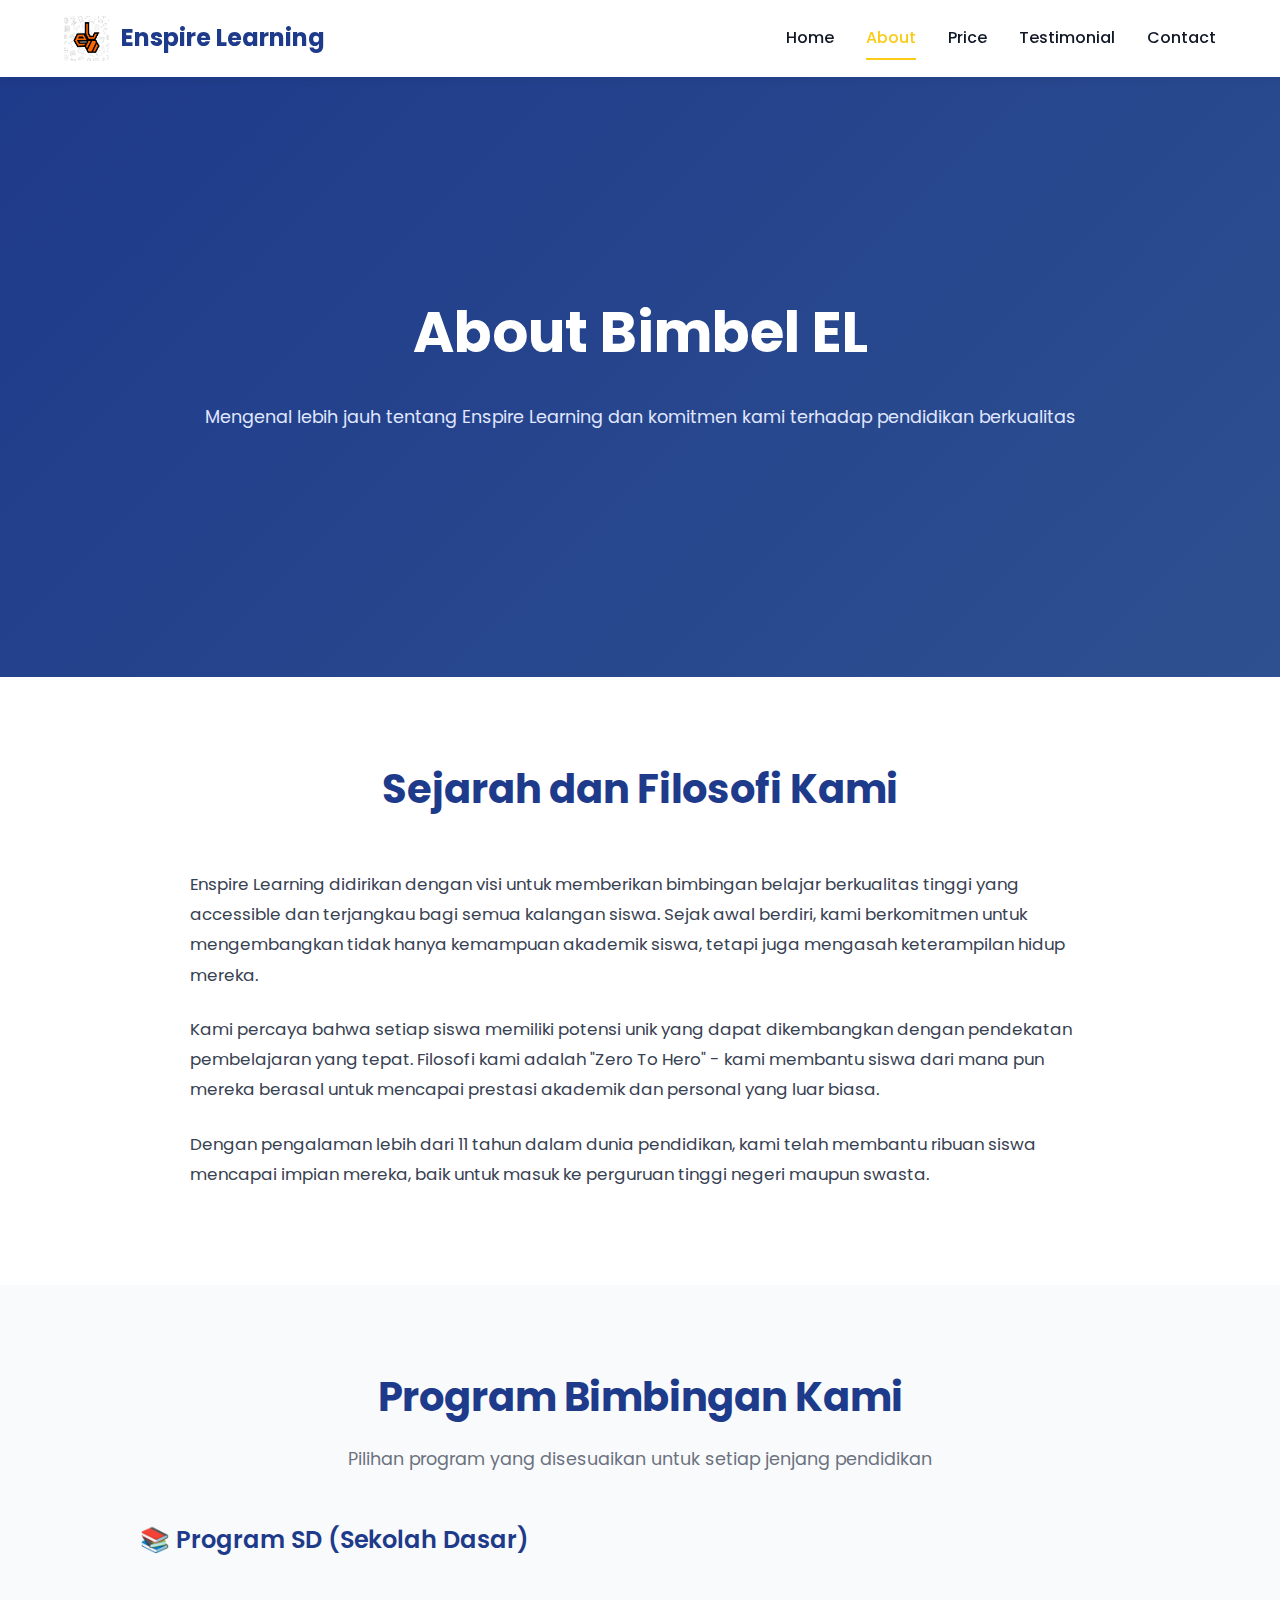
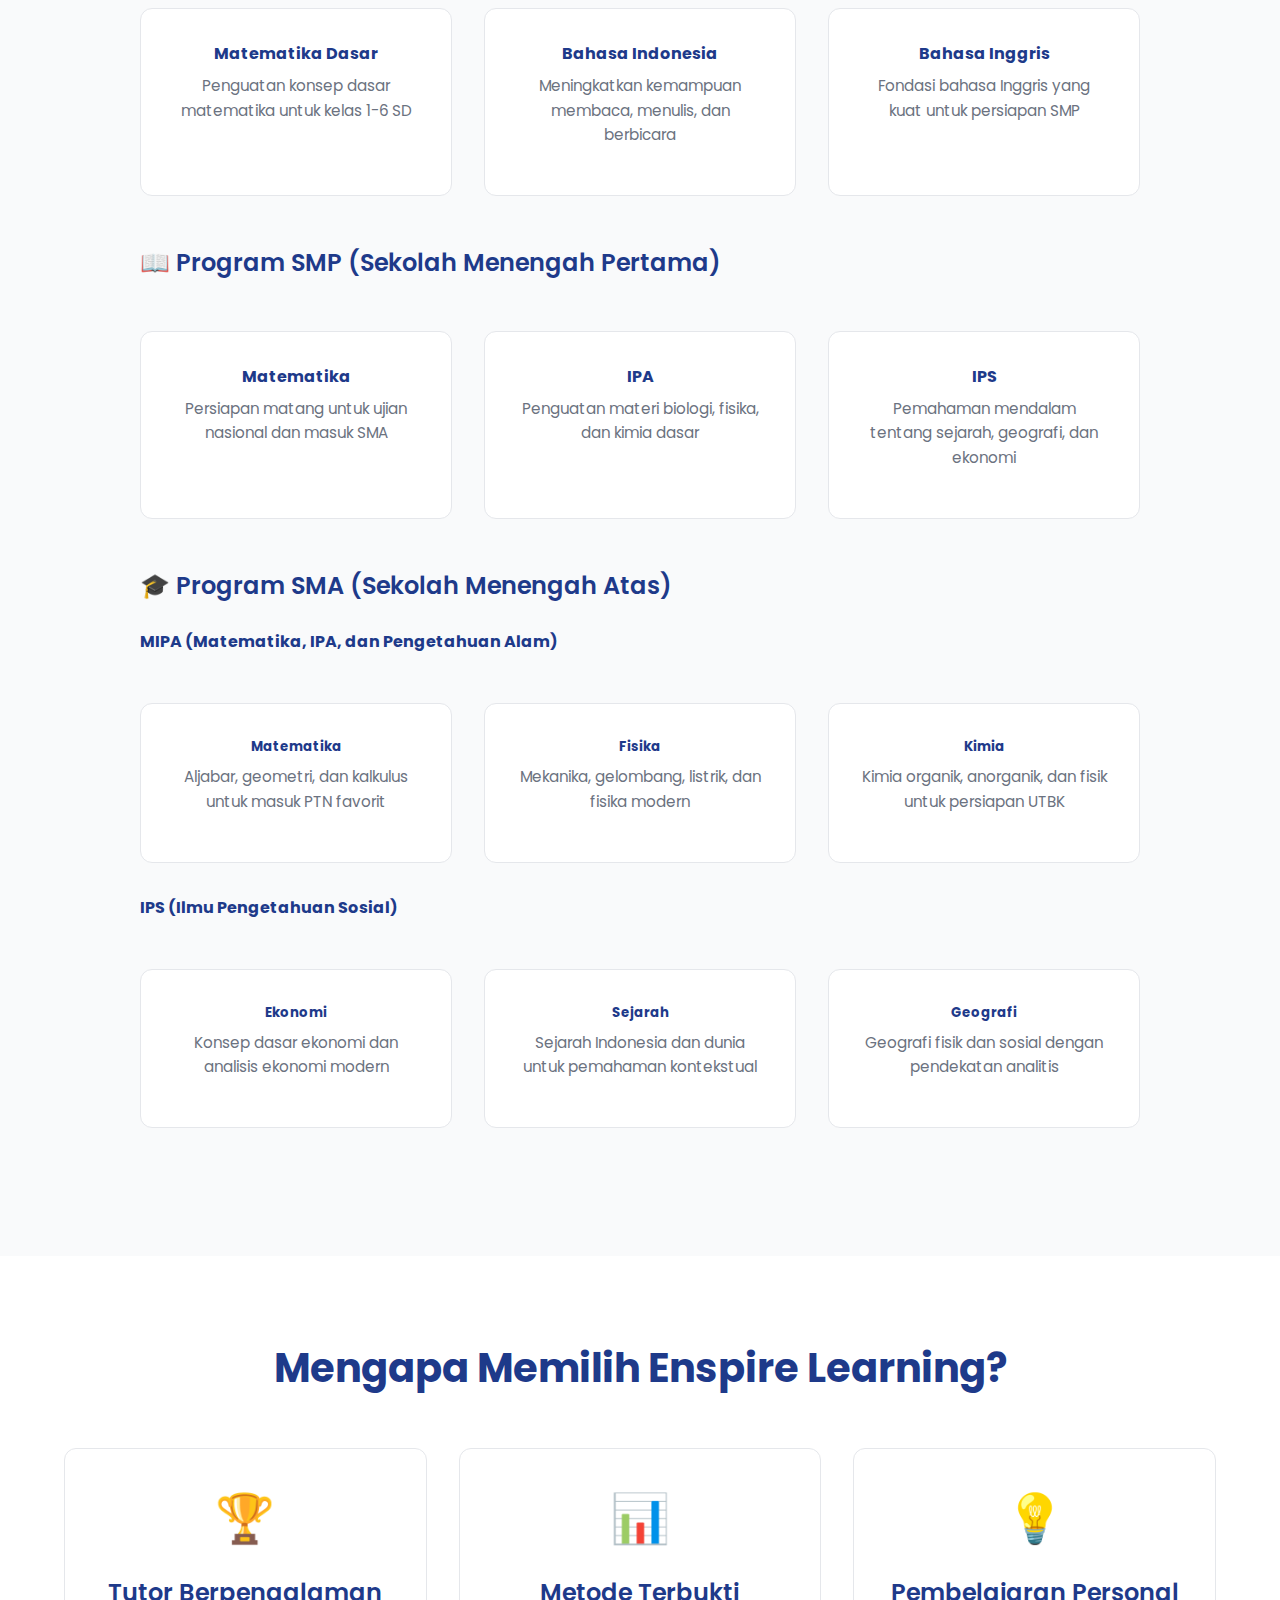
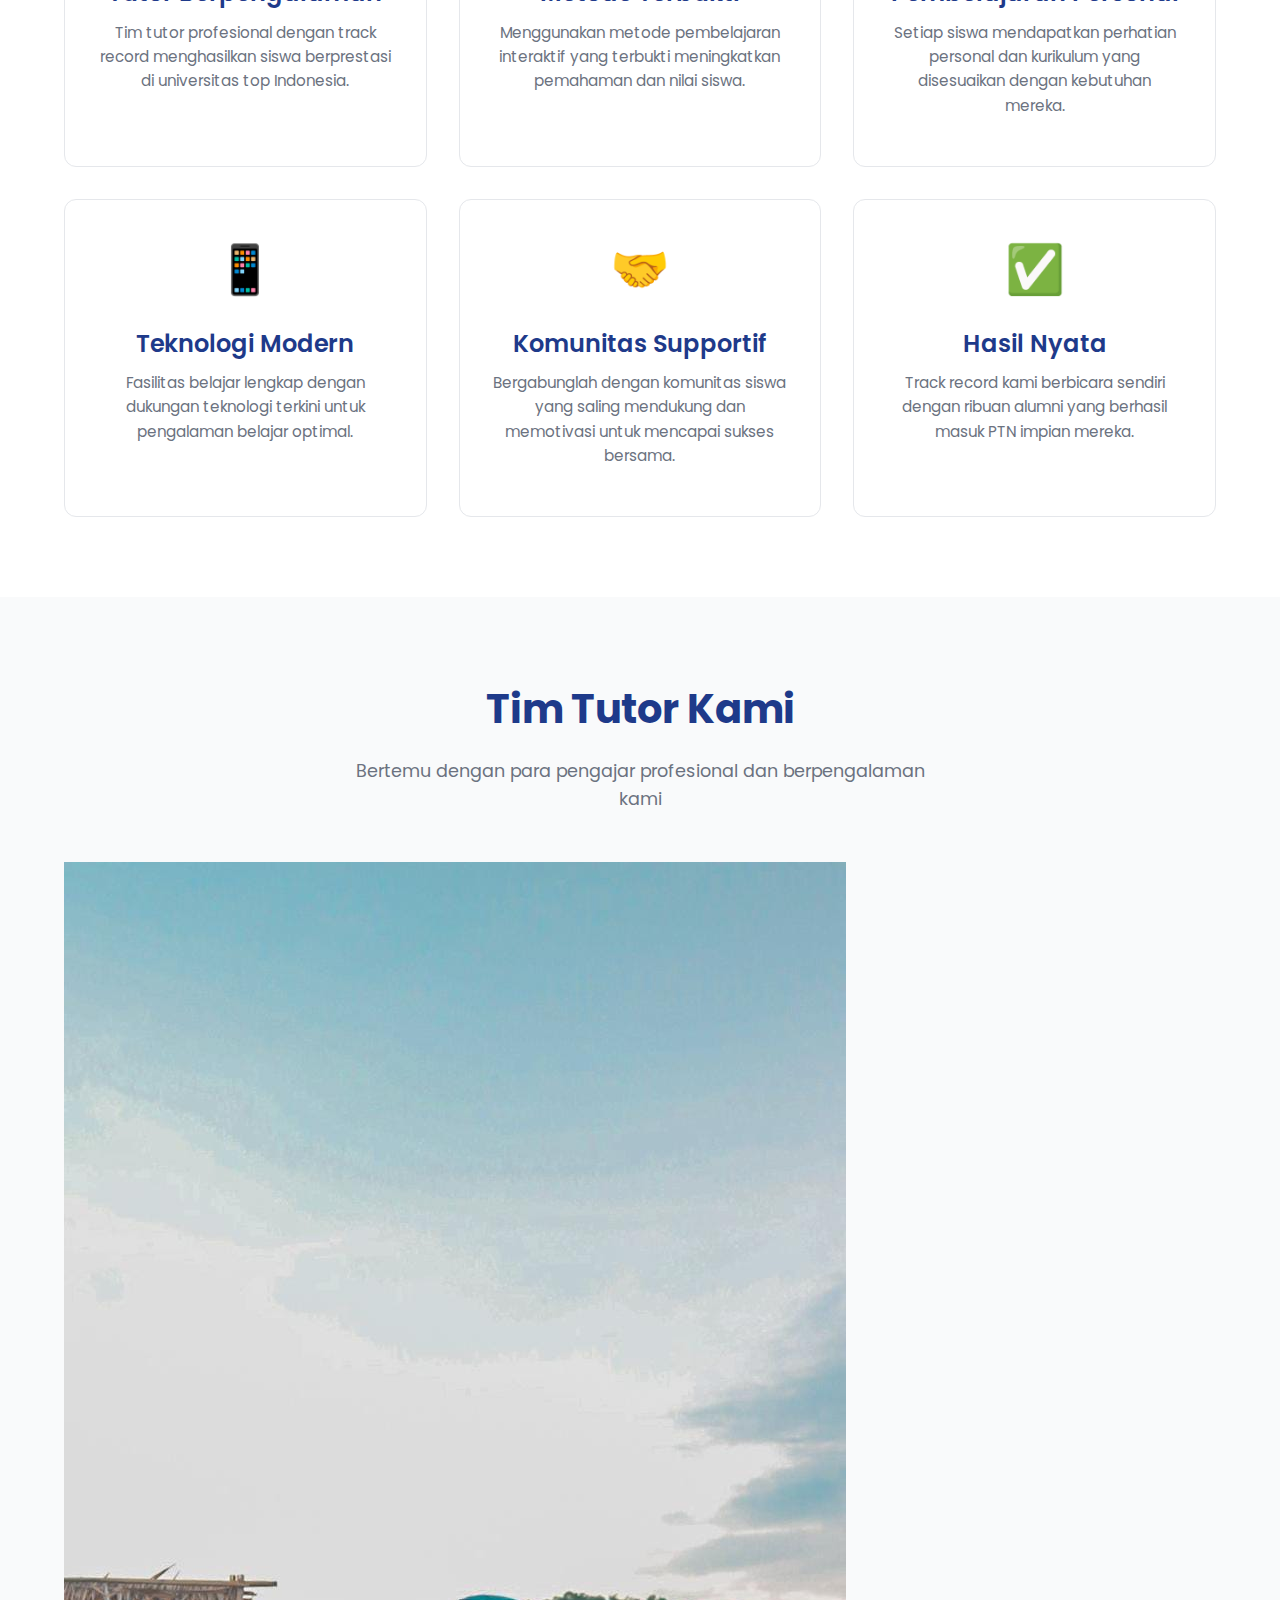
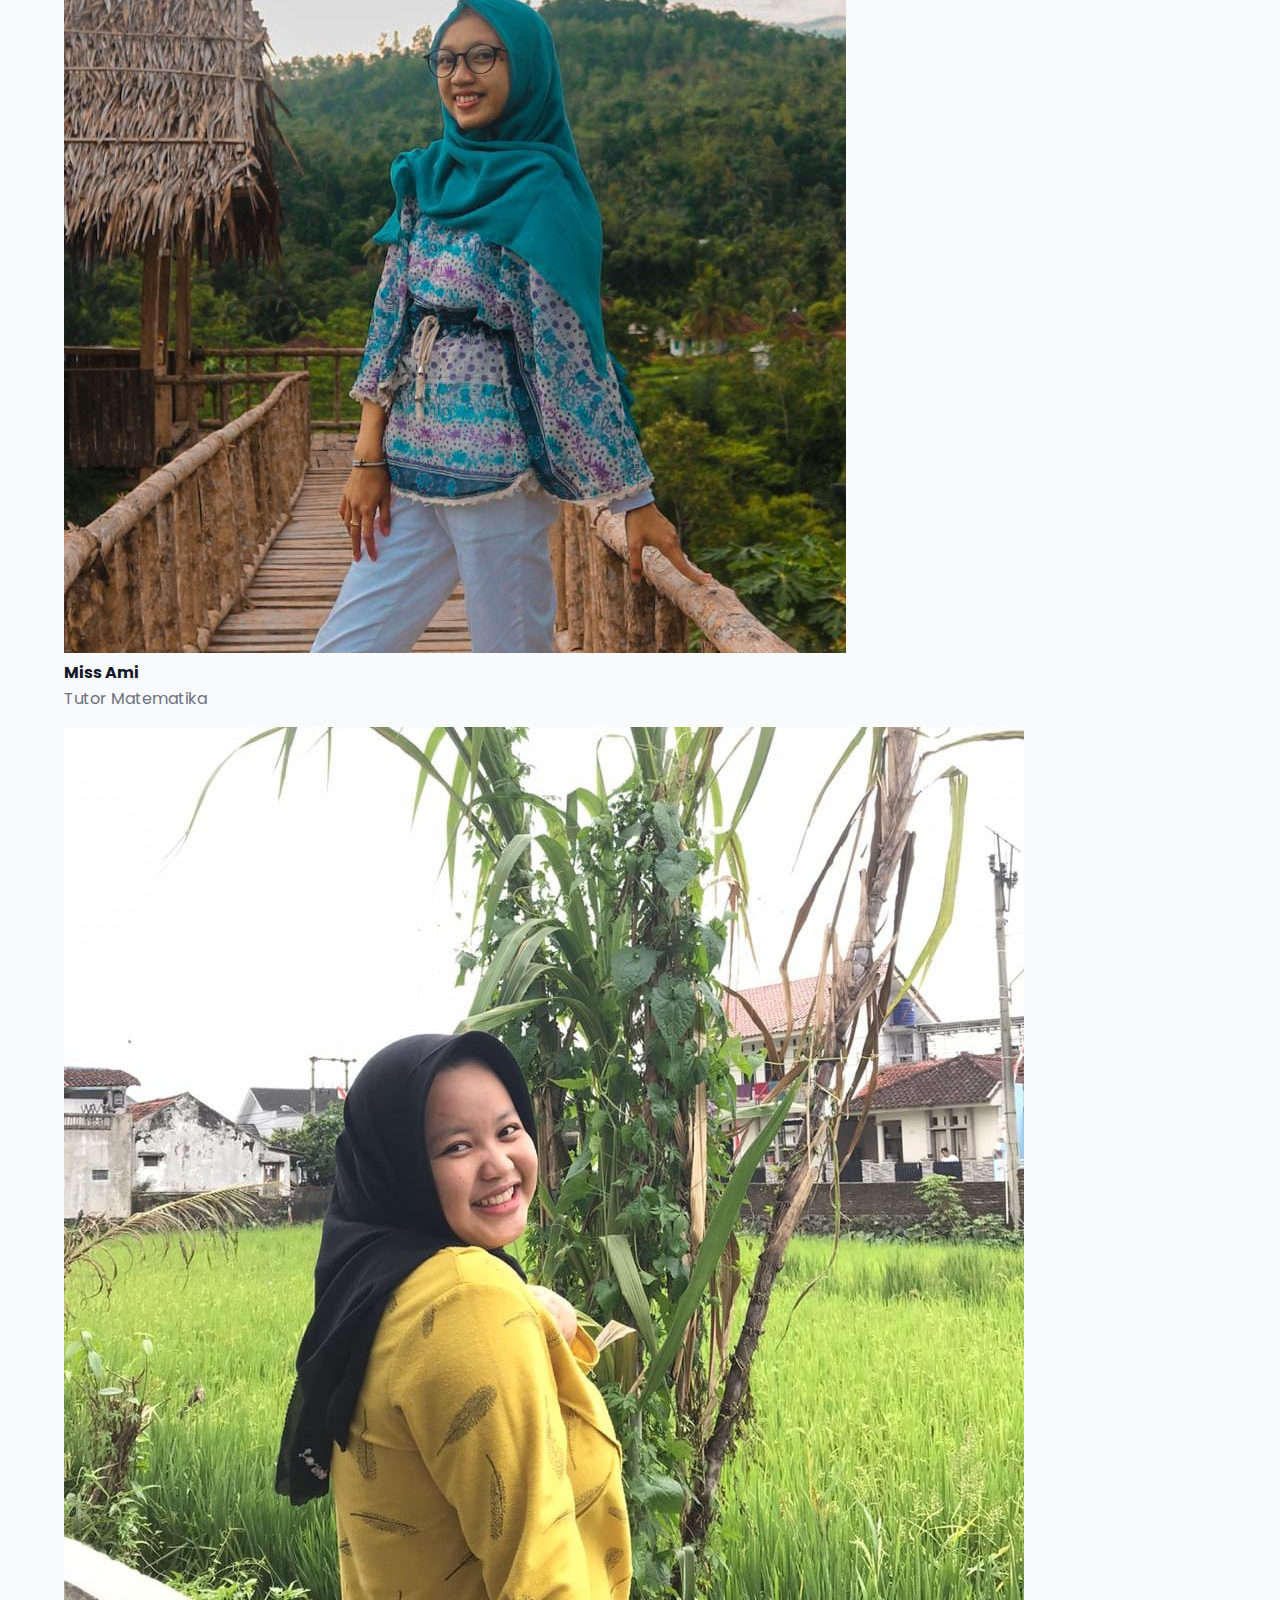
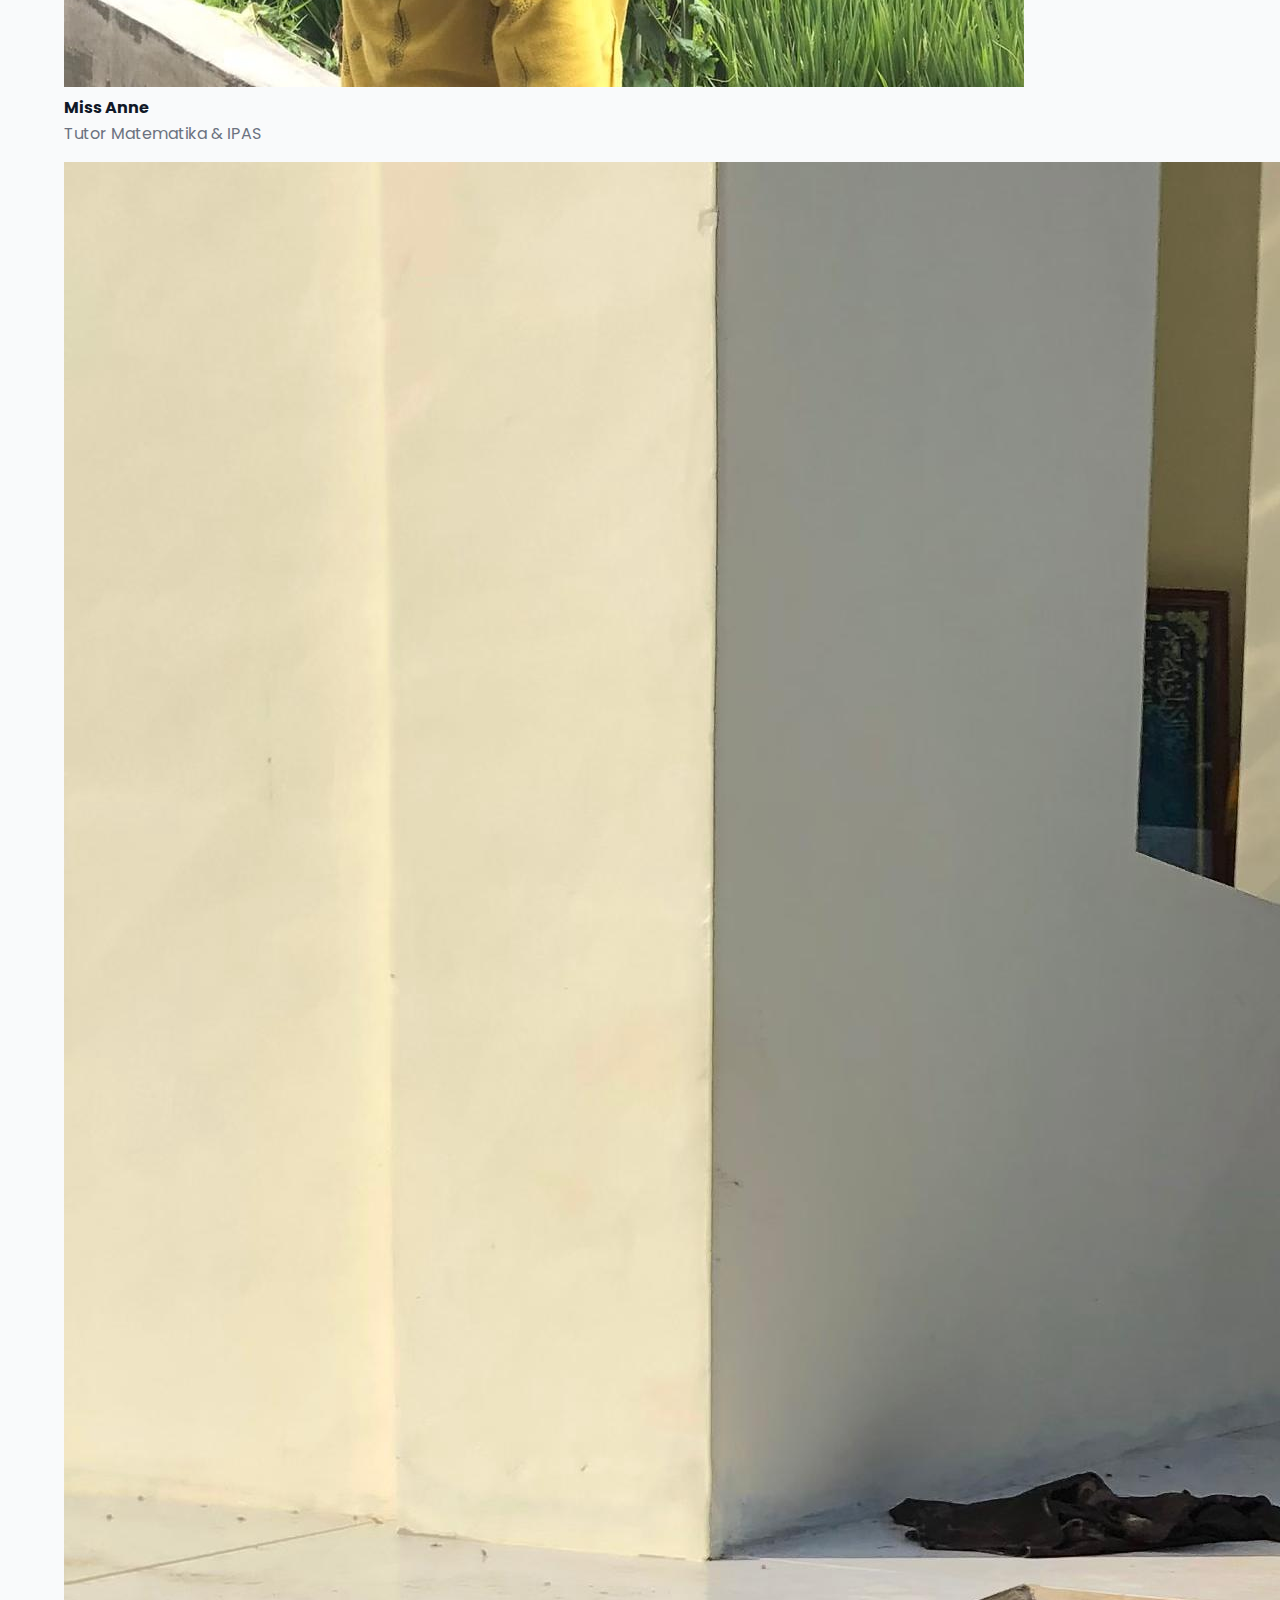
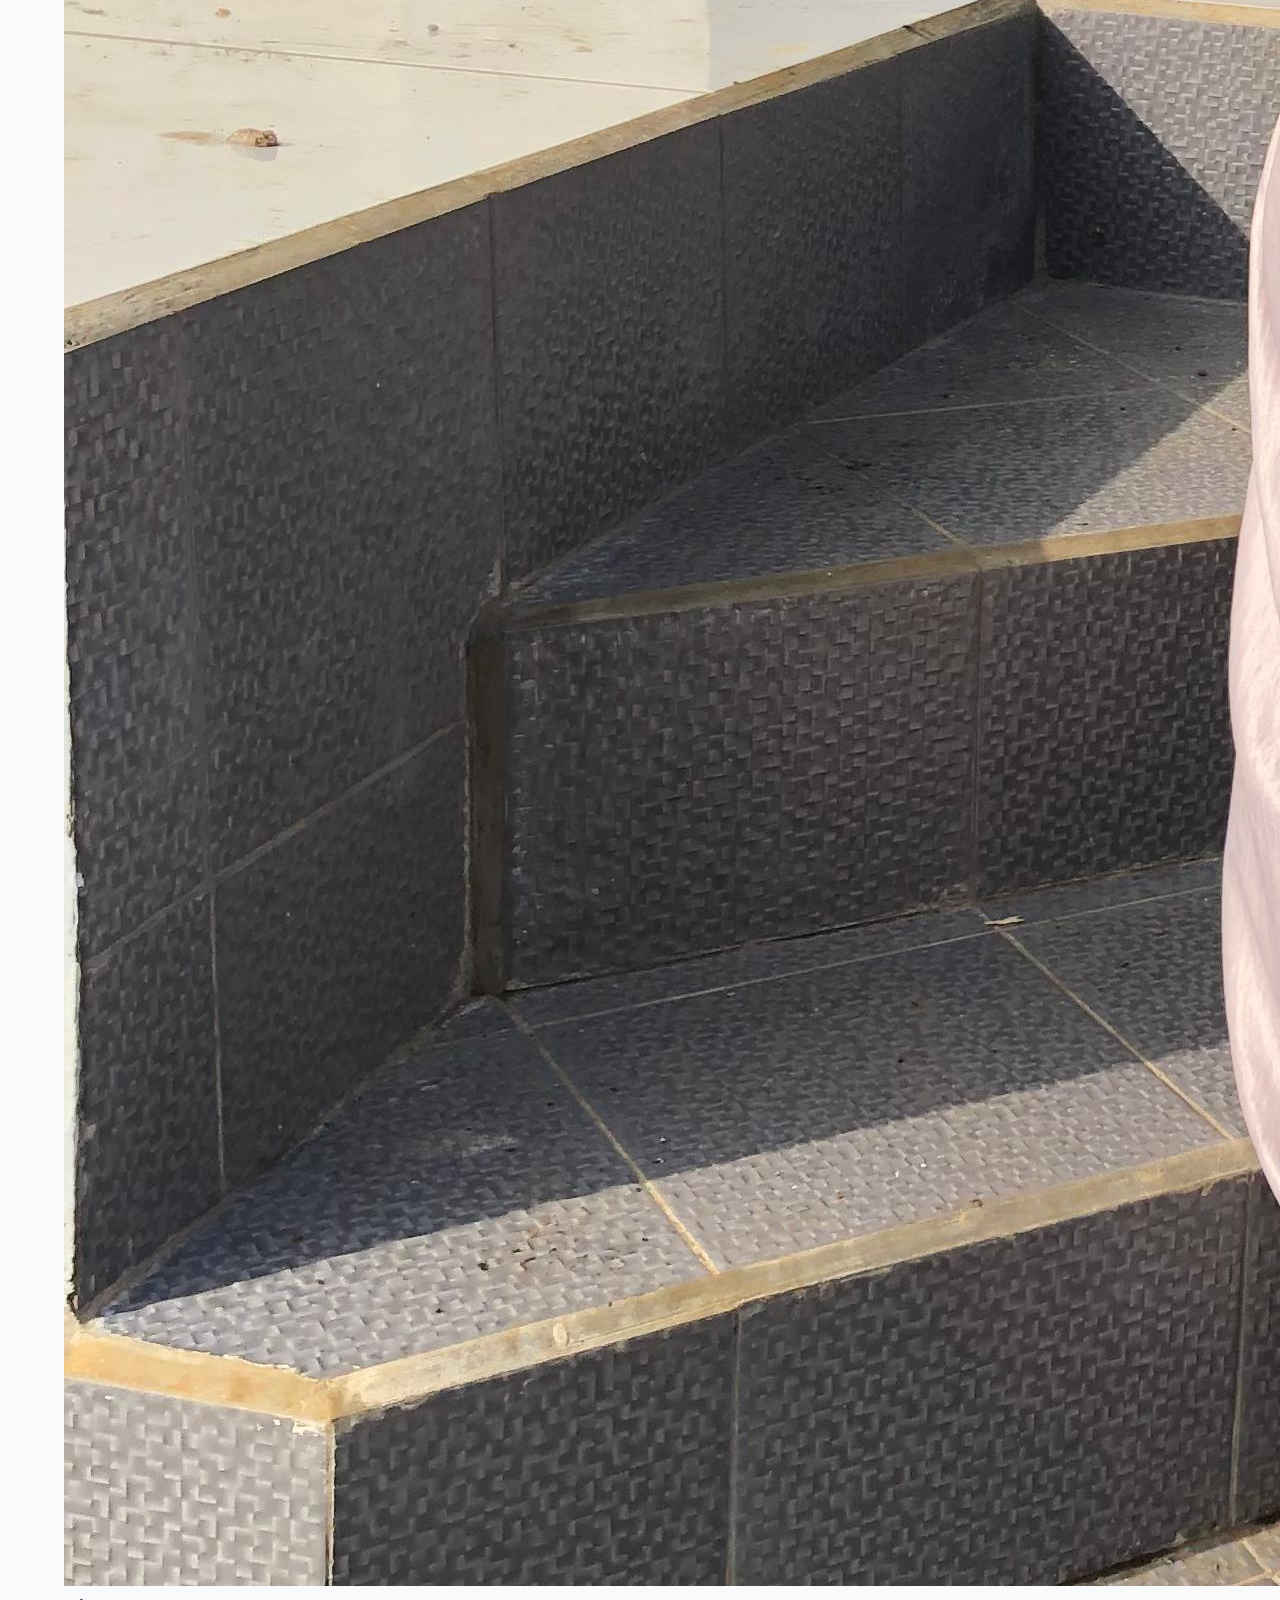
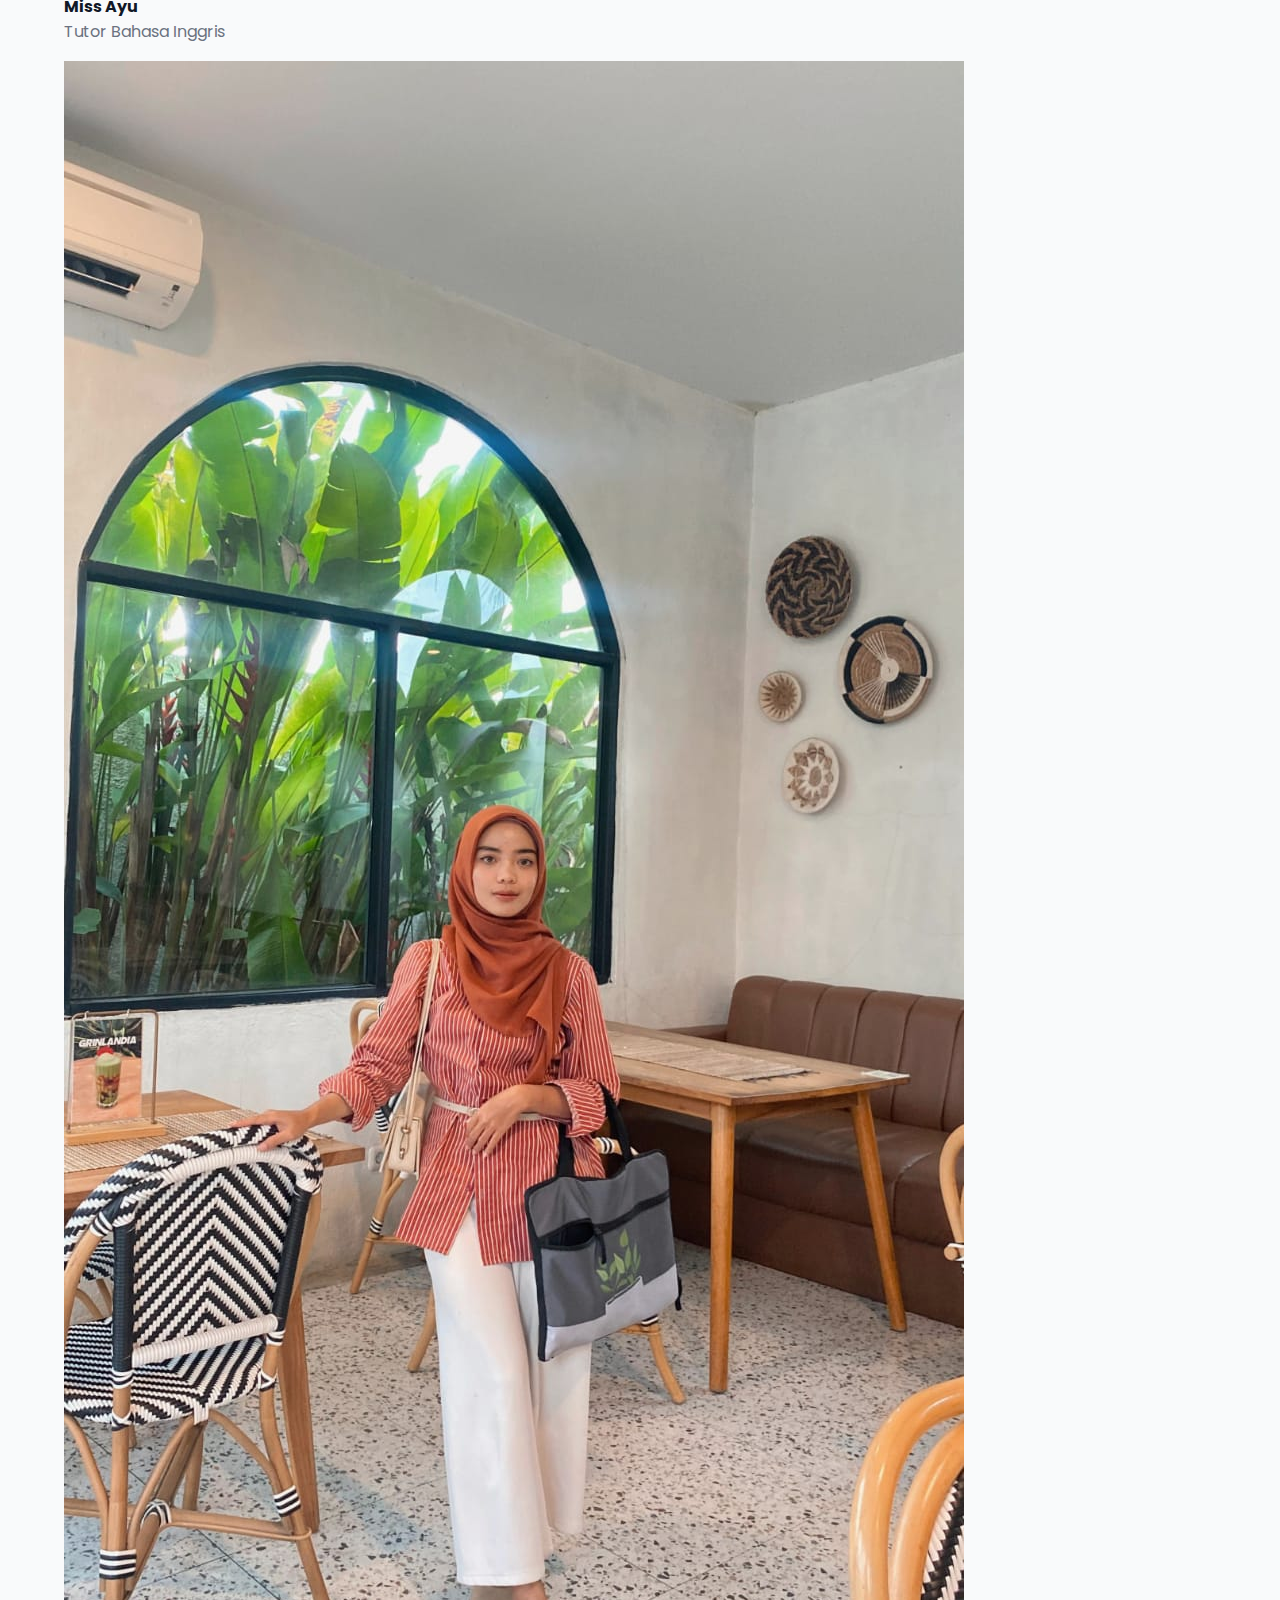
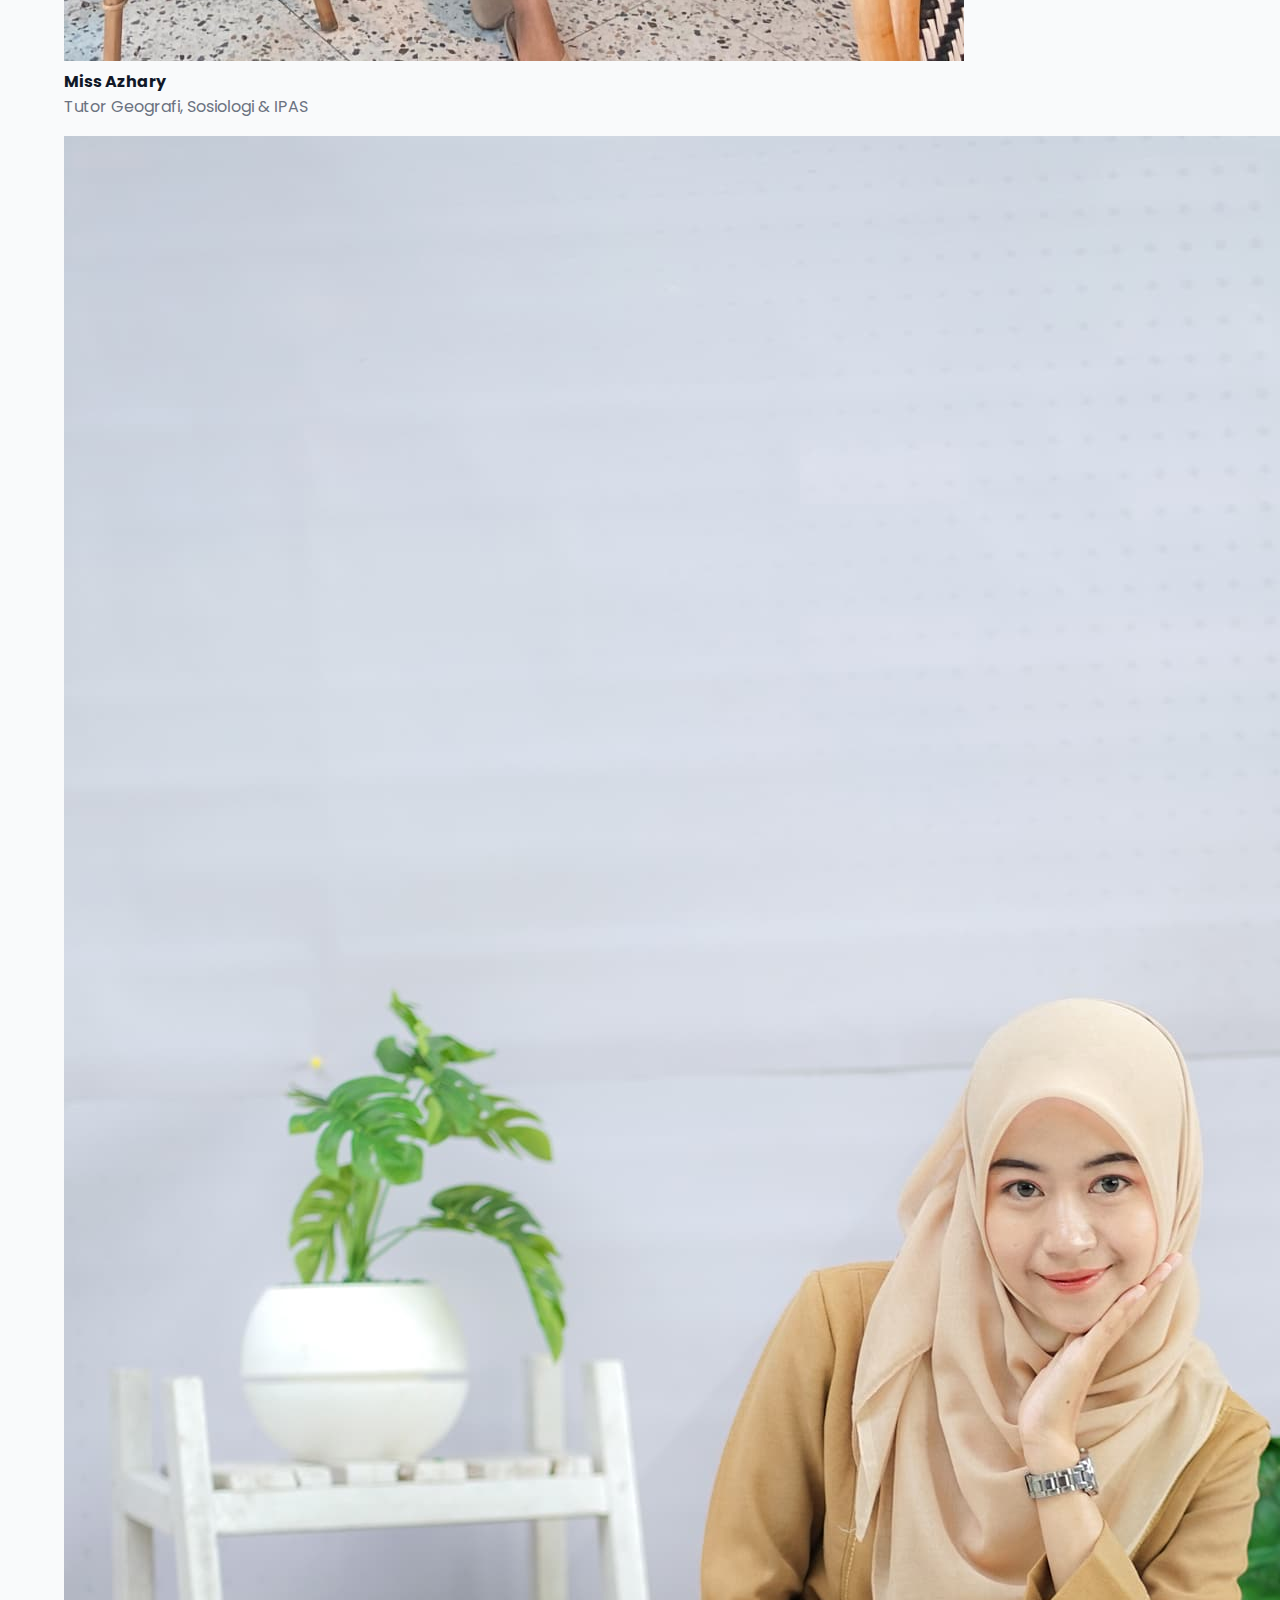
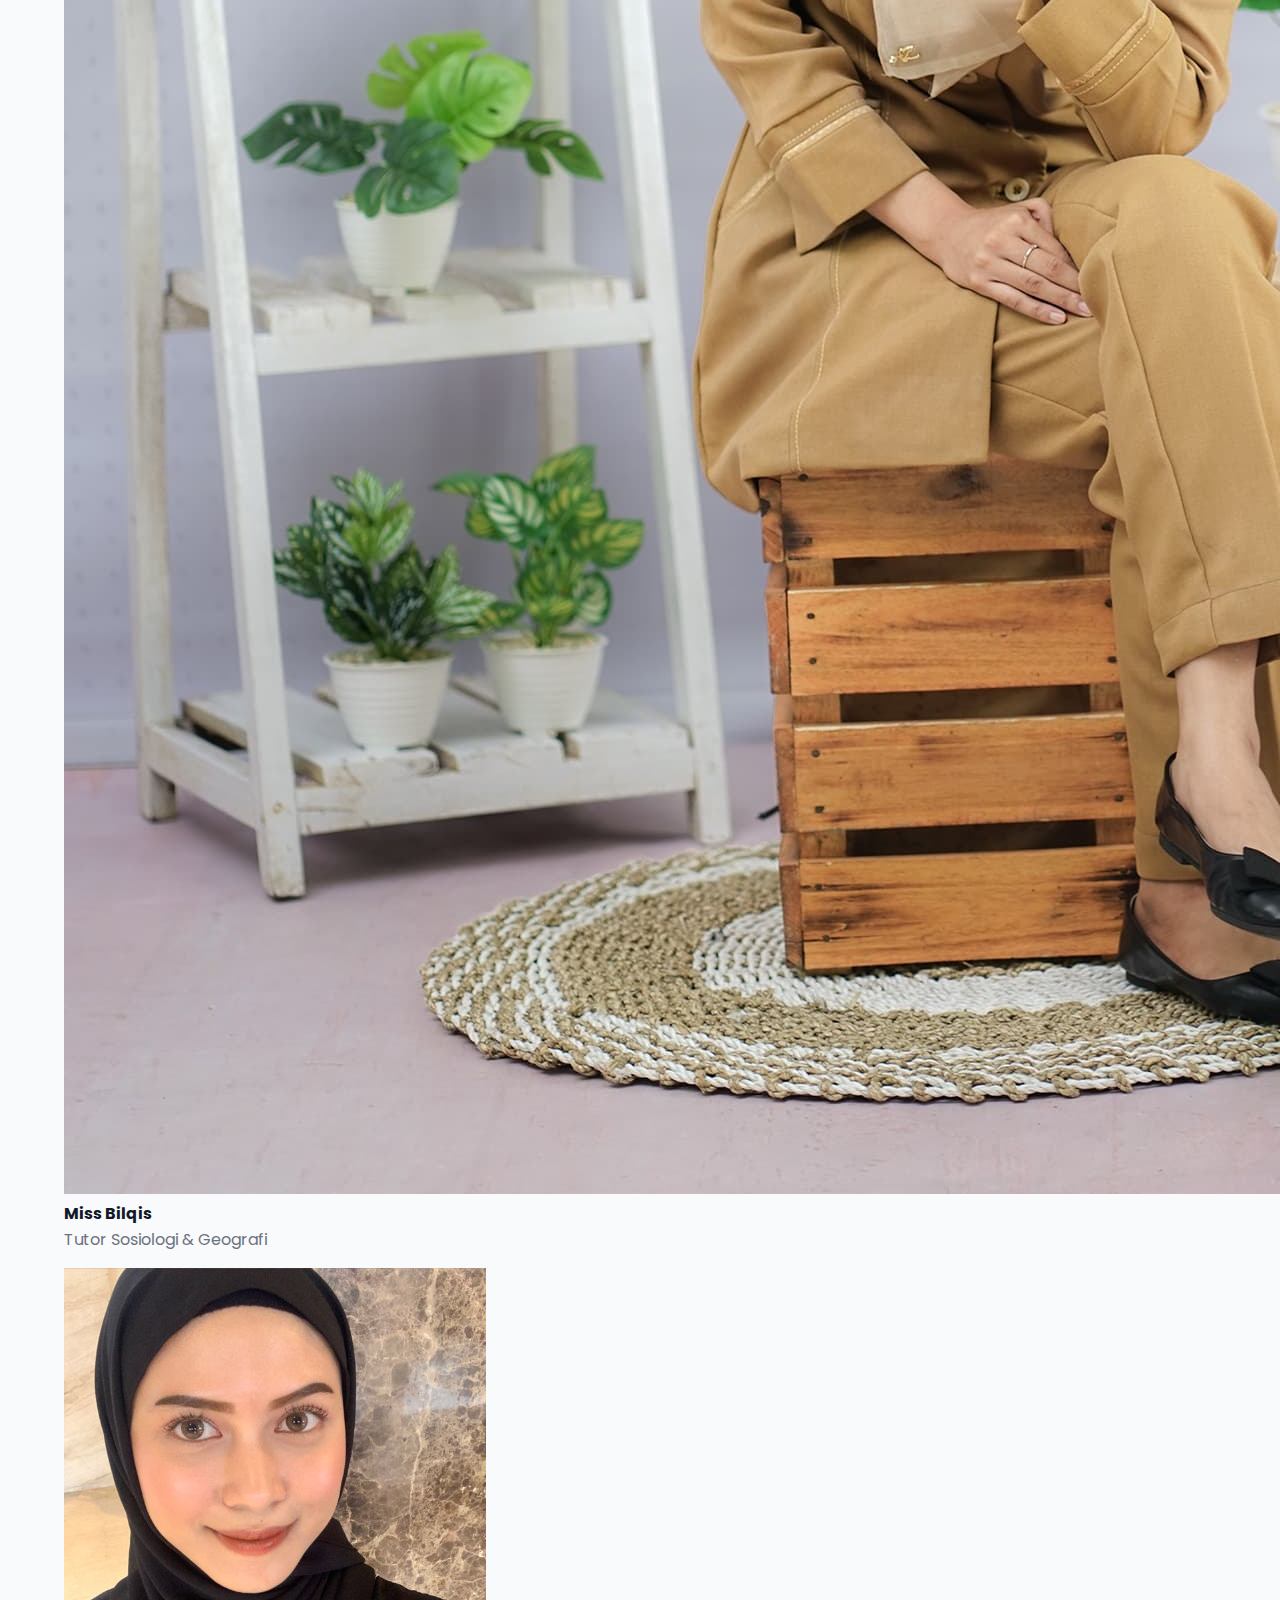
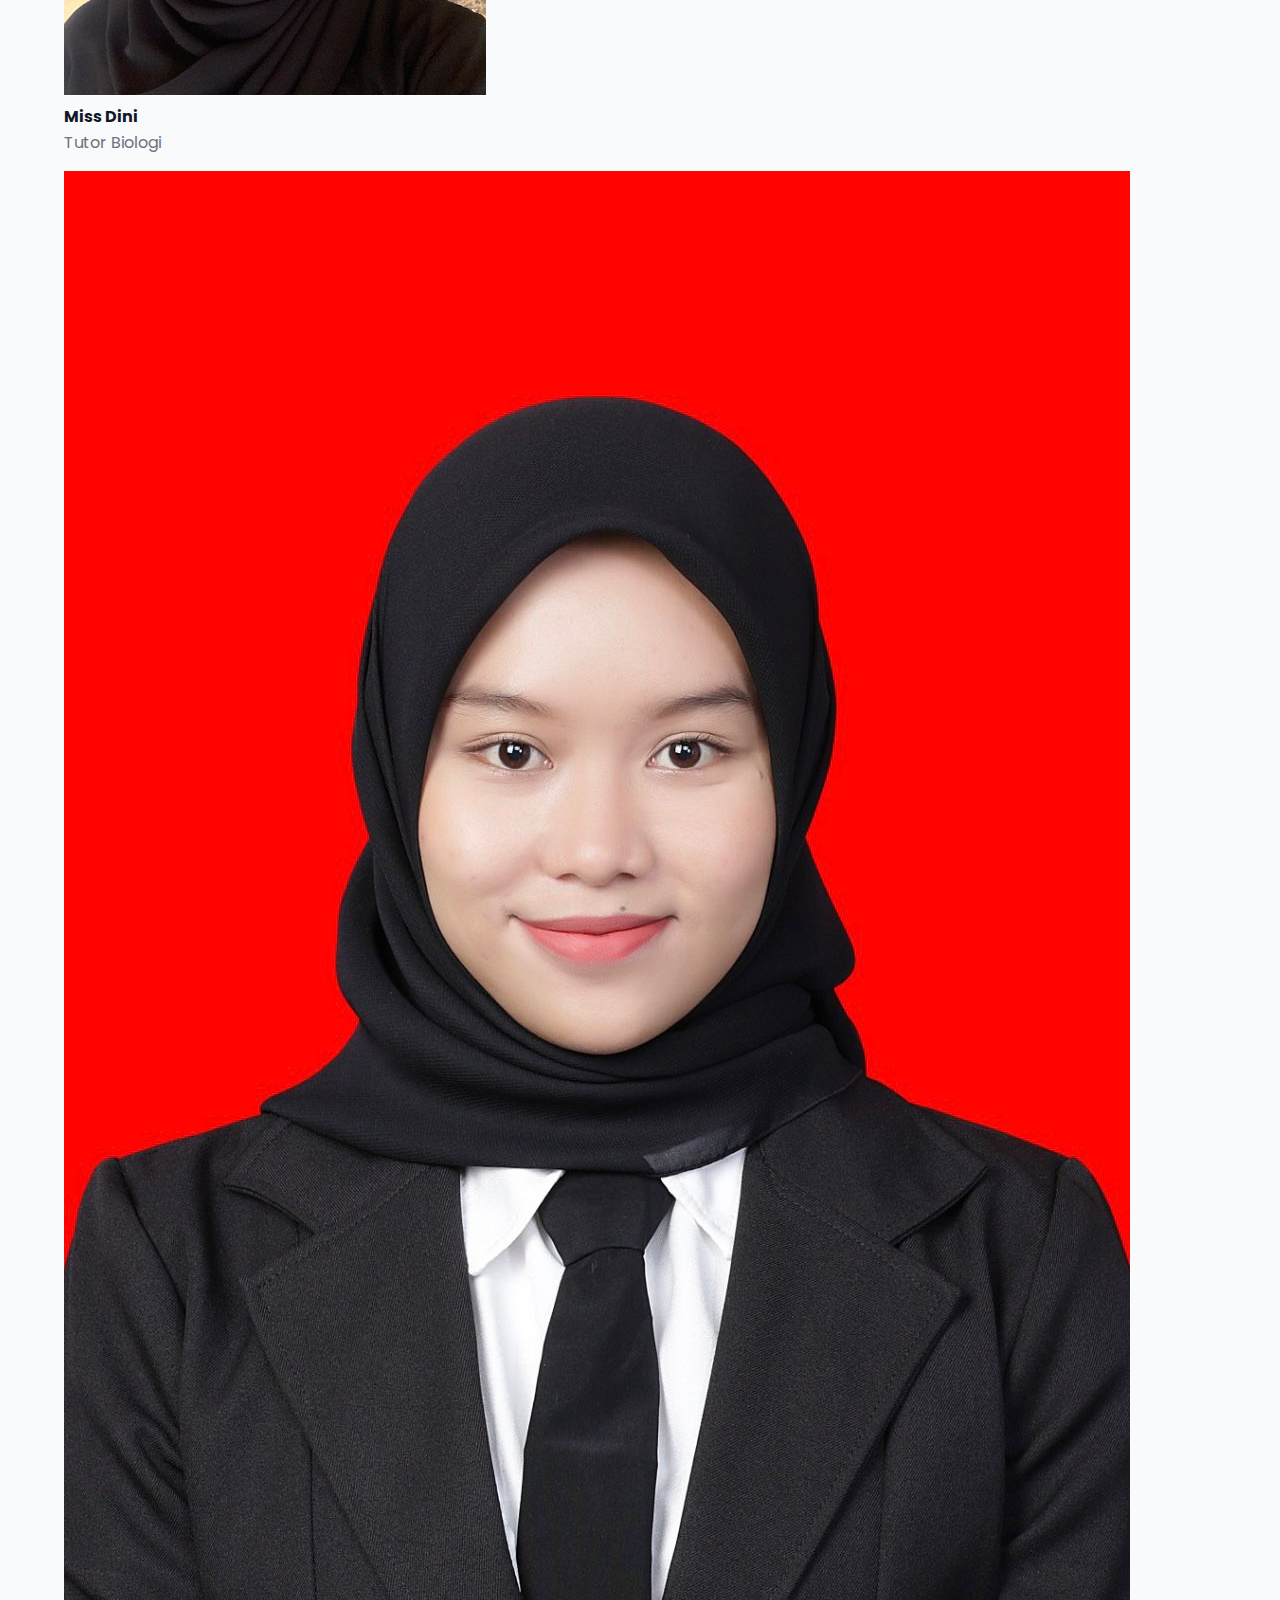
<file: about.html>
<!DOCTYPE html>
<html lang="id">
<head>
  <meta charset="UTF-8">
  <meta name="viewport" content="width=device-width, initial-scale=1.0">
  <title>About - Enspire Learning</title>
  <link rel="icon" type="image/jpeg" href="assets/images/Logo/logo_bimbel.jpg">
  <link href="https://fonts.googleapis.com/css2?family=Poppins:wght@400;500;600;700&display=swap" rel="stylesheet">
  <link rel="stylesheet" href="https://cdnjs.cloudflare.com/ajax/libs/font-awesome/6.5.1/css/all.min.css">
  <link rel="stylesheet" href="assets/css/style.css">
</head>
<body>
  <!-- Navigation -->
  <nav>
    <div class="navbar">
      <a href="index.html" class="navbar-logo">
        <img src="assets/images/Logo/logo_bimbel.jpg" alt="Enspire Learning Logo" class="navbar-logo-img">
        <span>Enspire Learning</span>
      </a>
      <ul class="navbar-menu">
        <li><a href="index.html">Home</a></li>
        <li><a href="about.html" class="active">About</a></li>
        <li><a href="price.html">Price</a></li>
        <li><a href="testimonial.html">Testimonial</a></li>
        <li><a href="contact.html">Contact</a></li>
      </ul>
      <div class="hamburger">
        <span></span>
        <span></span>
        <span></span>
      </div>
    </div>
  </nav>

  <!-- Hero Section -->
  <section class="hero">
    <div class="hero-content">
      <h1>About Bimbel EL</h1>
      <p>Mengenal lebih jauh tentang Enspire Learning dan komitmen kami terhadap pendidikan berkualitas</p>
    </div>
  </section>

  <!-- About Content Section -->
  <section class="section">
    <div class="section-title">
      <h2>Sejarah dan Filosofi Kami</h2>
    </div>
    <div style="max-width: 900px; margin: 0 auto;">
      <p style="margin-bottom: 1.5rem; font-size: 1.05rem; line-height: 1.8; color: #374151;">
        Enspire Learning didirikan dengan visi untuk memberikan bimbingan belajar berkualitas tinggi yang accessible dan terjangkau 
        bagi semua kalangan siswa. Sejak awal berdiri, kami berkomitmen untuk mengembangkan tidak hanya kemampuan akademik siswa, 
        tetapi juga mengasah keterampilan hidup mereka.
      </p>
      
      <p style="margin-bottom: 1.5rem; font-size: 1.05rem; line-height: 1.8; color: #374151;">
        Kami percaya bahwa setiap siswa memiliki potensi unik yang dapat dikembangkan dengan pendekatan pembelajaran yang tepat. 
        Filosofi kami adalah "Zero To Hero" - kami membantu siswa dari mana pun mereka berasal untuk mencapai prestasi akademik 
        dan personal yang luar biasa.
      </p>

      <p style="font-size: 1.05rem; line-height: 1.8; color: #374151;">
        Dengan pengalaman lebih dari 11 tahun dalam dunia pendidikan, kami telah membantu ribuan siswa mencapai impian mereka, 
        baik untuk masuk ke perguruan tinggi negeri maupun swasta.
      </p>
    </div>
  </section>

  <!-- Programs Section -->
  <section class="section" style="background-color: #F9FAFB;">
    <div class="section-title">
      <h2>Program Bimbingan Kami</h2>
      <p>Pilihan program yang disesuaikan untuk setiap jenjang pendidikan</p>
    </div>

    <!-- SD Programs -->
    <div style="margin: 3rem auto; max-width: 1000px;">
      <h3 style="margin-bottom: 1.5rem; color: #1E3A8A;">📚 Program SD (Sekolah Dasar)</h3>
      <div class="cards-grid" style="grid-template-columns: repeat(auto-fit, minmax(250px, 1fr));">
        <div class="card">
          <h4 style="color: #1E3A8A; margin-bottom: 0.5rem;">Matematika Dasar</h4>
          <p>Penguatan konsep dasar matematika untuk kelas 1-6 SD</p>
        </div>
        <div class="card">
          <h4 style="color: #1E3A8A; margin-bottom: 0.5rem;">Bahasa Indonesia</h4>
          <p>Meningkatkan kemampuan membaca, menulis, dan berbicara</p>
        </div>
        <div class="card">
          <h4 style="color: #1E3A8A; margin-bottom: 0.5rem;">Bahasa Inggris</h4>
          <p>Fondasi bahasa Inggris yang kuat untuk persiapan SMP</p>
        </div>
      </div>
    </div>

    <!-- SMP Programs -->
    <div style="margin: 3rem auto; max-width: 1000px;">
      <h3 style="margin-bottom: 1.5rem; color: #1E3A8A;">📖 Program SMP (Sekolah Menengah Pertama)</h3>
      <div class="cards-grid" style="grid-template-columns: repeat(auto-fit, minmax(250px, 1fr));">
        <div class="card">
          <h4 style="color: #1E3A8A; margin-bottom: 0.5rem;">Matematika</h4>
          <p>Persiapan matang untuk ujian nasional dan masuk SMA</p>
        </div>
        <div class="card">
          <h4 style="color: #1E3A8A; margin-bottom: 0.5rem;">IPA</h4>
          <p>Penguatan materi biologi, fisika, dan kimia dasar</p>
        </div>
        <div class="card">
          <h4 style="color: #1E3A8A; margin-bottom: 0.5rem;">IPS</h4>
          <p>Pemahaman mendalam tentang sejarah, geografi, dan ekonomi</p>
        </div>
      </div>
    </div>

    <!-- SMA Programs -->
    <div style="margin: 3rem auto; max-width: 1000px;">
      <h3 style="margin-bottom: 1.5rem; color: #1E3A8A;">🎓 Program SMA (Sekolah Menengah Atas)</h3>
      
      <h4 style="margin: 1.5rem 0; color: #1E3A8A;">MIPA (Matematika, IPA, dan Pengetahuan Alam)</h4>
      <div class="cards-grid" style="grid-template-columns: repeat(auto-fit, minmax(250px, 1fr)); margin-bottom: 2rem;">
        <div class="card">
          <h5 style="color: #1E3A8A; margin-bottom: 0.5rem;">Matematika</h5>
          <p>Aljabar, geometri, dan kalkulus untuk masuk PTN favorit</p>
        </div>
        <div class="card">
          <h5 style="color: #1E3A8A; margin-bottom: 0.5rem;">Fisika</h5>
          <p>Mekanika, gelombang, listrik, dan fisika modern</p>
        </div>
        <div class="card">
          <h5 style="color: #1E3A8A; margin-bottom: 0.5rem;">Kimia</h5>
          <p>Kimia organik, anorganik, dan fisik untuk persiapan UTBK</p>
        </div>
      </div>

      <h4 style="margin: 1.5rem 0; color: #1E3A8A;">IPS (Ilmu Pengetahuan Sosial)</h4>
      <div class="cards-grid" style="grid-template-columns: repeat(auto-fit, minmax(250px, 1fr));">
        <div class="card">
          <h5 style="color: #1E3A8A; margin-bottom: 0.5rem;">Ekonomi</h5>
          <p>Konsep dasar ekonomi dan analisis ekonomi modern</p>
        </div>
        <div class="card">
          <h5 style="color: #1E3A8A; margin-bottom: 0.5rem;">Sejarah</h5>
          <p>Sejarah Indonesia dan dunia untuk pemahaman kontekstual</p>
        </div>
        <div class="card">
          <h5 style="color: #1E3A8A; margin-bottom: 0.5rem;">Geografi</h5>
          <p>Geografi fisik dan sosial dengan pendekatan analitis</p>
        </div>
      </div>
    </div>
  </section>

  <!-- Additional Info Section -->
  <section class="section">
    <div class="section-title">
      <h2>Mengapa Memilih Enspire Learning?</h2>
    </div>
    <div class="cards-grid">
      <div class="card">
        <div class="card-icon">🏆</div>
        <h3>Tutor Berpengalaman</h3>
        <p>Tim tutor profesional dengan track record menghasilkan siswa berprestasi di universitas top Indonesia.</p>
      </div>
      <div class="card">
        <div class="card-icon">📊</div>
        <h3>Metode Terbukti</h3>
        <p>Menggunakan metode pembelajaran interaktif yang terbukti meningkatkan pemahaman dan nilai siswa.</p>
      </div>
      <div class="card">
        <div class="card-icon">💡</div>
        <h3>Pembelajaran Personal</h3>
        <p>Setiap siswa mendapatkan perhatian personal dan kurikulum yang disesuaikan dengan kebutuhan mereka.</p>
      </div>
      <div class="card">
        <div class="card-icon">📱</div>
        <h3>Teknologi Modern</h3>
        <p>Fasilitas belajar lengkap dengan dukungan teknologi terkini untuk pengalaman belajar optimal.</p>
      </div>
      <div class="card">
        <div class="card-icon">🤝</div>
        <h3>Komunitas Supportif</h3>
        <p>Bergabunglah dengan komunitas siswa yang saling mendukung dan memotivasi untuk mencapai sukses bersama.</p>
      </div>
      <div class="card">
        <div class="card-icon">✅</div>
        <h3>Hasil Nyata</h3>
        <p>Track record kami berbicara sendiri dengan ribuan alumni yang berhasil masuk PTN impian mereka.</p>
      </div>
    </div>
  </section>

  <!-- Tutor Profiles Section -->
  <section class="section" style="background-color: #F9FAFB;">
    <div class="section-title">
      <h2>Tim Tutor Kami</h2>
      <p>Bertemu dengan para pengajar profesional dan berpengalaman kami</p>
    </div>
    <div class="tutor-grid">
      <div class="tutor-card">
        <img src="assets/images/Tutor/Miss Ami (Tutor Matematika).jpeg" alt="Miss Ami" class="tutor-photo">
        <h4>Miss Ami</h4>
        <p>Tutor Matematika</p>
      </div>
      <div class="tutor-card">
        <img src="assets/images/Tutor/Miss Anne (Tutor Matematika & IPAS).jpg" alt="Miss Anne" class="tutor-photo">
        <h4>Miss Anne</h4>
        <p>Tutor Matematika & IPAS</p>
      </div>
      <div class="tutor-card">
        <img src="assets/images/Tutor/Miss Ayu (Tutor Bahasa Inggris).jpeg" alt="Miss Ayu" class="tutor-photo">
        <h4>Miss Ayu</h4>
        <p>Tutor Bahasa Inggris</p>
      </div>
      <div class="tutor-card">
        <img src="assets/images/Tutor/Miss Azhary ( Tutor Geografi , Sosiologi & IPAS ).jpeg" alt="Miss Azhary" class="tutor-photo">
        <h4>Miss Azhary</h4>
        <p>Tutor Geografi, Sosiologi & IPAS</p>
      </div>
      <div class="tutor-card">
        <img src="assets/images/Tutor/Miss Bilqis (Tutor Sosiologi & Geografi).jpeg" alt="Miss Bilqis" class="tutor-photo">
        <h4>Miss Bilqis</h4>
        <p>Tutor Sosiologi & Geografi</p>
      </div>
      <div class="tutor-card">
        <img src="assets/images/Tutor/Miss Dini (Tutor Biologi).jpg" alt="Miss Dini" class="tutor-photo">
        <h4>Miss Dini</h4>
        <p>Tutor Biologi</p>
      </div>
      <div class="tutor-card">
        <img src="assets/images/Tutor/MISS ENDAH (Tutor Matematika).jpg" alt="Miss Endah" class="tutor-photo">
        <h4>Miss Endah</h4>
        <p>Tutor Matematika</p>
      </div>
      <div class="tutor-card">
        <img src="assets/images/Tutor/Miss Erin (Tutor Bahasa Indonesia).jfif" alt="Miss Erin" class="tutor-photo">
        <h4>Miss Erin</h4>
        <p>Tutor Bahasa Indonesia</p>
      </div>
      <div class="tutor-card">
        <img src="assets/images/Tutor/Miss Indah (Tutor IPA).jpeg" alt="Miss Indah" class="tutor-photo">
        <h4>Miss Indah</h4>
        <p>Tutor IPA</p>
      </div>
      <div class="tutor-card">
        <img src="assets/images/Tutor/Miss Kiki (Tutor Fisika).jfif" alt="Miss Kiki" class="tutor-photo">
        <h4>Miss Kiki</h4>
        <p>Tutor Fisika</p>
      </div>
      <div class="tutor-card">
        <img src="assets/images/Tutor/Miss Kristi (Tutor Bahasa Inggris).jpeg" alt="Miss Kristi" class="tutor-photo">
        <h4>Miss Kristi</h4>
        <p>Tutor Bahasa Inggris</p>
      </div>
      <div class="tutor-card">
        <img src="assets/images/Tutor/Miss Nada ( Tutor Bahasa Inggris).jpg" alt="Miss Nada" class="tutor-photo">
        <h4>Miss Nada</h4>
        <p>Tutor Bahasa Inggris</p>
      </div>
      <div class="tutor-card">
        <img src="assets/images/Tutor/Miss Nafsah (Tutor Matematika).jpeg" alt="Miss Nafsah" class="tutor-photo">
        <h4>Miss Nafsah</h4>
        <p>Tutor Matematika</p>
      </div>
      <div class="tutor-card">
        <img src="assets/images/Tutor/Miss Rima ( Tutor Bahasa Indonesia).jpg" alt="Miss Rima" class="tutor-photo">
        <h4>Miss Rima</h4>
        <p>Tutor Bahasa Indonesia</p>
      </div>
      <div class="tutor-card">
        <img src="assets/images/Tutor/Miss Santi (Tutor Matematika).jpeg" alt="Miss Santi" class="tutor-photo">
        <h4>Miss Santi</h4>
        <p>Tutor Matematika</p>
      </div>
      <div class="tutor-card">
        <img src="assets/images/Tutor/Miss Sena (Tutor Kimia).jpeg" alt="Miss Sena" class="tutor-photo">
        <h4>Miss Sena</h4>
        <p>Tutor Kimia</p>
      </div>
      <div class="tutor-card">
        <img src="assets/images/Tutor/Miss Sri (Tutor Biologi & IPAS).jpeg" alt="Miss Sri" class="tutor-photo">
        <h4>Miss Sri</h4>
        <p>Tutor Biologi & IPAS</p>
      </div>
      <div class="tutor-card">
        <img src="assets/images/Tutor/Bang Erfin (Tutor Ekonomi).jpeg" alt="Bang Erfin" class="tutor-photo">
        <h4>Bang Erfin</h4>
        <p>Tutor Ekonomi</p>
      </div>
      <div class="tutor-card">
        <img src="assets/images/Tutor/BANG HARRY (Tutor Kimia).jpg" alt="Bang Harry" class="tutor-photo">
        <h4>Bang Harry</h4>
        <p>Tutor Kimia</p>
      </div>
    </div>
  </section>

  <!-- Footer -->
  <footer>
    <div class="footer-content">
      <div class="footer-section">
        <h4>Tentang Kami</h4>
        <p>Enspire Learning adalah lembaga bimbingan belajar terpercaya yang telah membantu ribuan siswa meraih prestasi akademik terbaik.</p>
        <div class="footer-social">
          <a href="https://www.facebook.com/share/14NEX5UAah9/" target="_blank" title="Facebook"><i class="fab fa-facebook-f"></i></a>
          <a href="https://www.instagram.com/enspire_learning?igsh=MTZtenBxMjQwbmV4OQ==" target="_blank" title="Instagram"><i class="fab fa-instagram"></i></a>
          <a href="https://youtube.com/@enspirelearninghomestudy9245?si=-oMYR0iPeSfP_Ng8" target="_blank" title="YouTube"><i class="fab fa-youtube"></i></a>
          <a href="https://www.tiktok.com/@enspire_learning?_t=ZS-90zAWTs65kv&_r=1" target="_blank" title="TikTok"><i class="fab fa-tiktok"></i></a>
        </div>
      </div>
      <div class="footer-section">
        <h4>Kontak</h4>
        <p><i class="fas fa-envelope"></i> <a href="mailto:Bimbelenspire@gmail.com">Bimbelenspire@gmail.com</a></p>
        <p><i class="fab fa-whatsapp"></i> <a href="https://wa.me/6287789475324" target="_blank">+62 877 8947 5324</a></p>
        <p><i class="fab fa-whatsapp"></i> <a href="https://wa.me/62895416162395" target="_blank">+62 895 4161 62395</a></p>
        <p style="margin-top: 1rem;"><a href="#">Hubungi Kami</a></p>
      </div>
      <div class="footer-section">
        <h4>Layanan</h4>
        <p><a href="about.html">Tentang Bimbel EL</a></p>
        <p><a href="price.html">Paket Harga</a></p>
        <p><a href="testimonial.html">Testimoni Siswa</a></p>
        <p><a href="contact.html">Kontak Kami</a></p>
      </div>
      <div class="footer-section">
        <h4>Jam Operasional</h4>
        <p><strong>Senin - Jumat:</strong> 15:00 - 21:00</p>
        <p><strong>Sabtu:</strong> 09:00 - 17:00</p>
        <p><strong>Minggu:</strong> Tutup</p>
      </div>
    </div>
    <div class="footer-bottom">
      <p>Enspire Learning.com © 2025 | Semua hak dilindungi.</p>
    </div>
  </footer>

  <!-- Back to Top Button -->
  <button id="backToTop" aria-label="Kembali ke atas">↑</button>

  <script src="assets/js/script.js"></script>
</body>
</html>
</file>
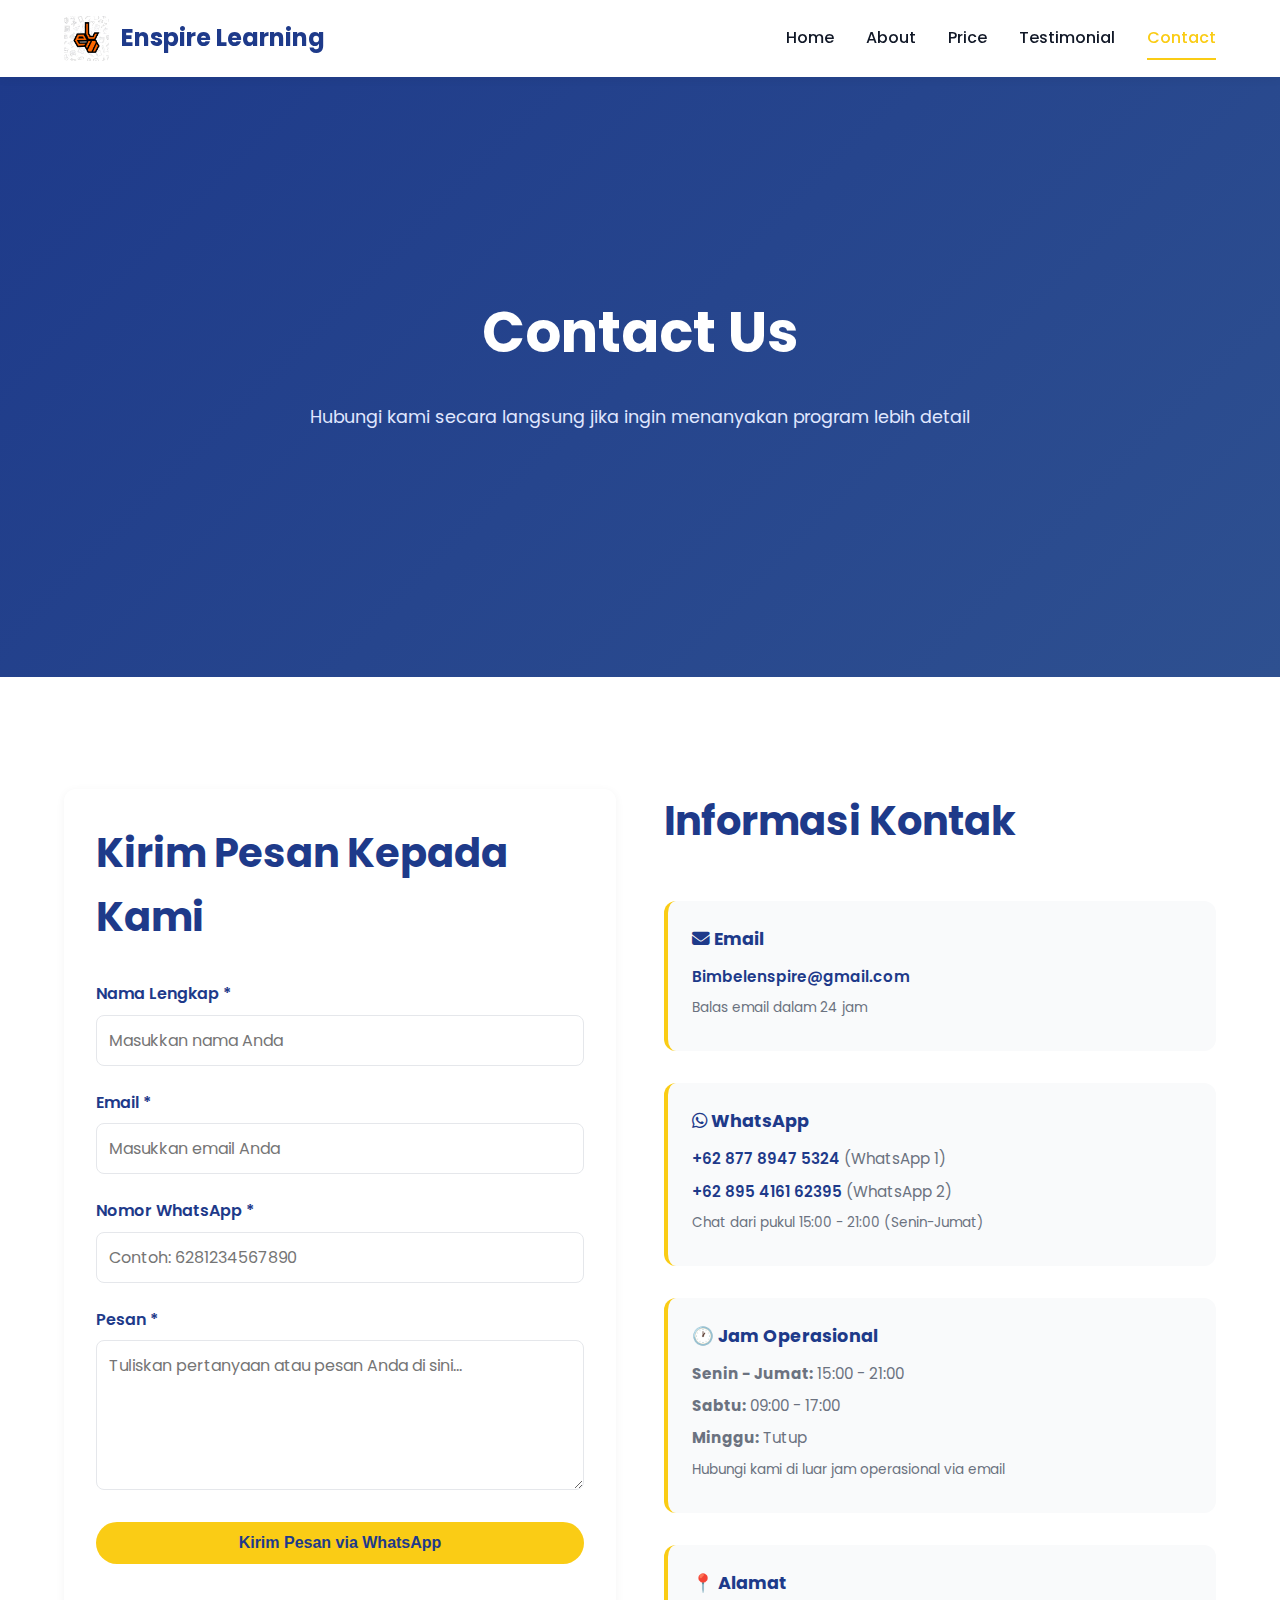
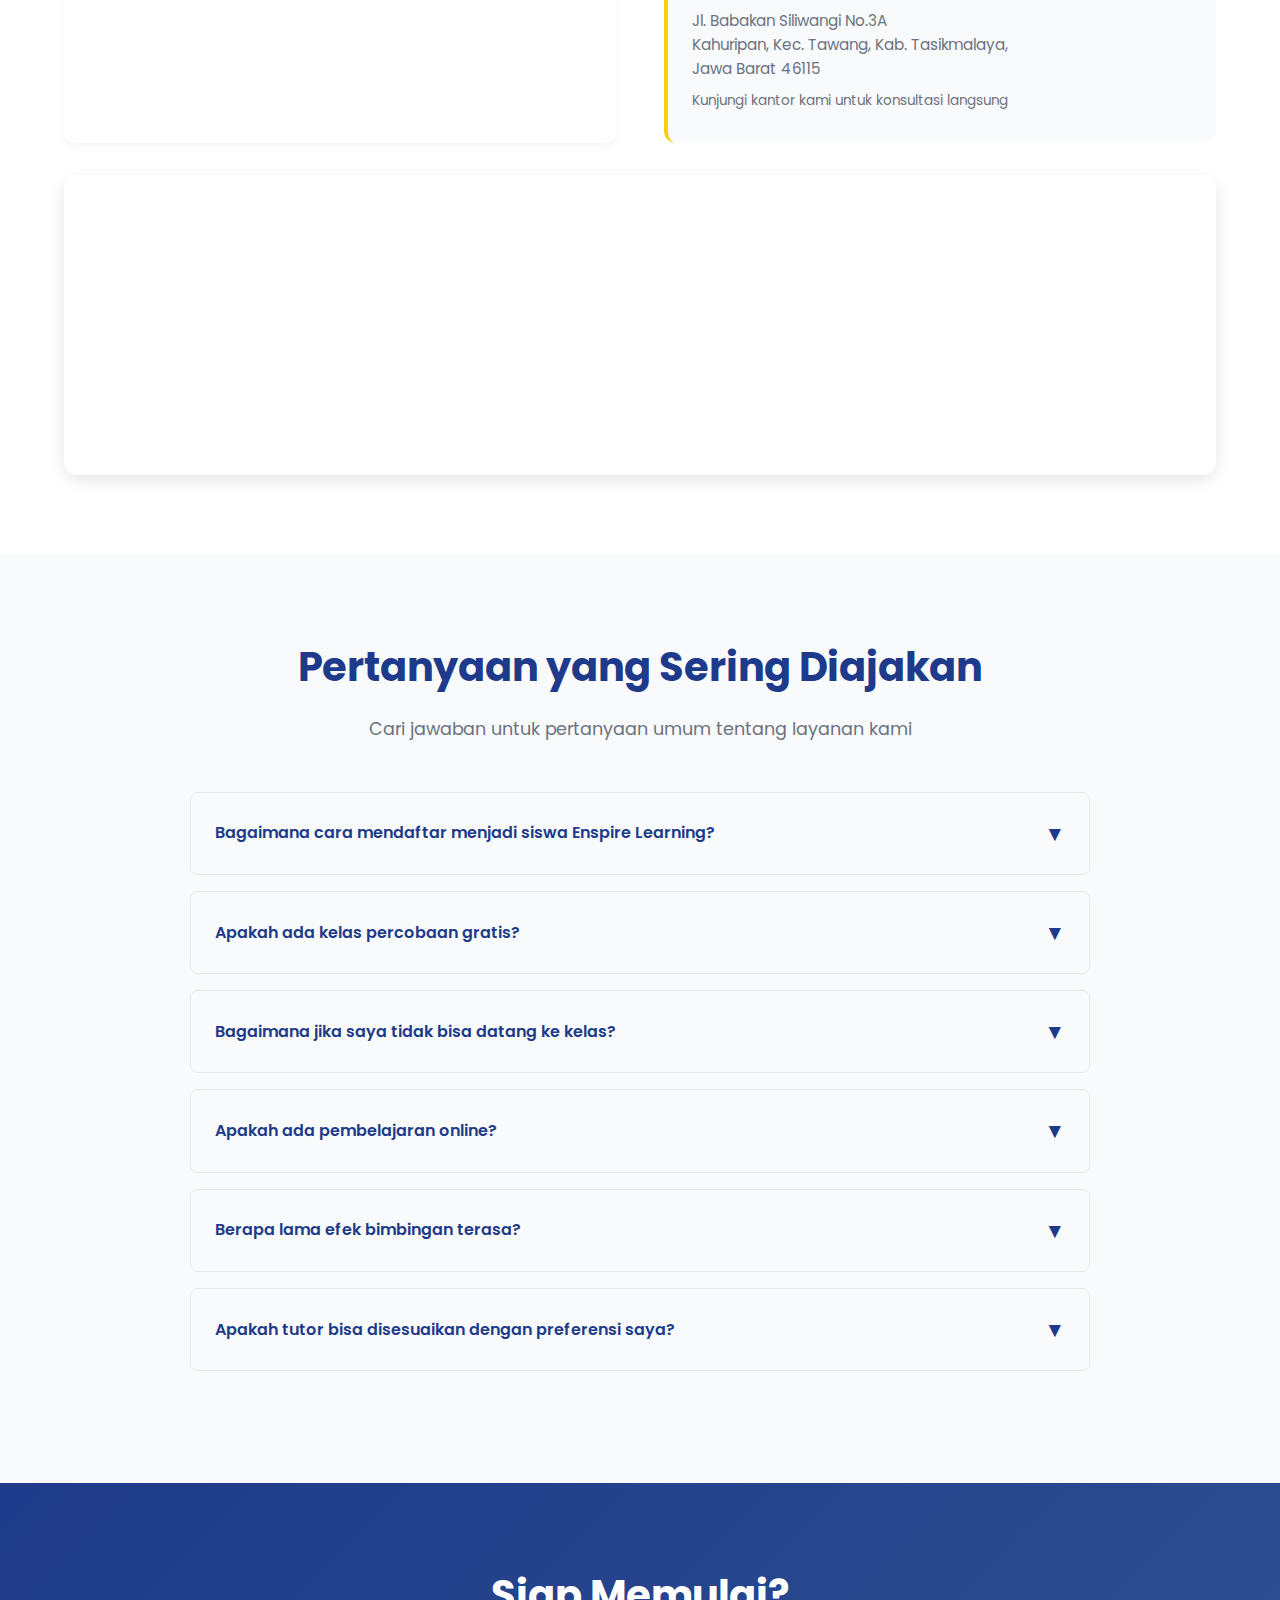
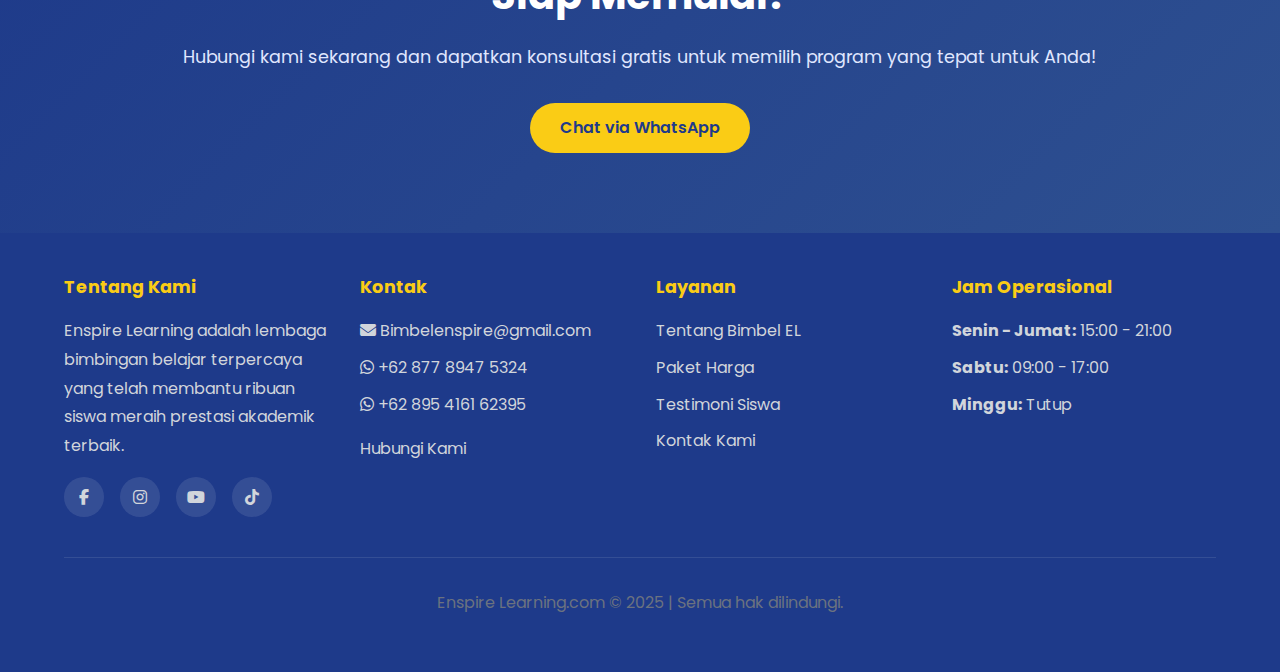
<file: contact.html>
<!DOCTYPE html>
<html lang="id">
<head>
  <meta charset="UTF-8">
  <meta name="viewport" content="width=device-width, initial-scale=1.0">
  <title>Contact - Enspire Learning</title>
  <link rel="icon" type="image/jpeg" href="assets/images/Logo/logo_bimbel.jpg">
  <link href="https://fonts.googleapis.com/css2?family=Poppins:wght@400;500;600;700&display=swap" rel="stylesheet">
  <link rel="stylesheet" href="https://cdnjs.cloudflare.com/ajax/libs/font-awesome/6.5.1/css/all.min.css">
  <link rel="stylesheet" href="assets/css/style.css">
  <style>
    .contact-grid {
      display: grid;
      grid-template-columns: 1fr 1fr;
      gap: 3rem;
      max-width: 1200px;
      margin: 2rem auto;
    }

    .contact-form-section {
      background: var(--secondary-white);
      padding: 2rem;
      border-radius: 12px;
      box-shadow: 0 2px 10px rgba(0, 0, 0, 0.05);
    }

    .contact-info-section {
      display: flex;
      flex-direction: column;
      gap: 2rem;
    }

    .info-card {
      background: var(--light-gray);
      padding: 1.5rem;
      border-radius: 12px;
      border-left: 4px solid var(--accent-yellow);
    }

    .info-card h4 {
      color: var(--primary-navy);
      margin-bottom: 0.75rem;
      font-size: 1.1rem;
    }

    .info-card p {
      font-size: 0.95rem;
      margin-bottom: 0.5rem;
    }

    .info-card a {
      color: var(--primary-navy);
      text-decoration: none;
      font-weight: 600;
      transition: color 0.3s ease;
    }

    .info-card a:hover {
      color: var(--accent-yellow);
    }

    .map-container {
      width: 100%;
      height: 300px;
      border-radius: 12px;
      overflow: hidden;
      margin-top: 2rem;
      box-shadow: 0 5px 15px rgba(0, 0, 0, 0.1);
    }

    .map-container iframe {
      width: 100%;
      height: 100%;
      border: none;
    }

    @media (max-width: 768px) {
      .contact-grid {
        grid-template-columns: 1fr;
        gap: 2rem;
      }

      .map-container {
        height: 250px;
        margin-top: 1rem;
      }
    }
  </style>
</head>
<body>
  <!-- Navigation -->
  <nav>
    <div class="navbar">
      <a href="index.html" class="navbar-logo">
        <img src="assets/images/Logo/logo_bimbel.jpg" alt="Enspire Learning Logo" class="navbar-logo-img">
        <span>Enspire Learning</span>
      </a>
      <ul class="navbar-menu">
        <li><a href="index.html">Home</a></li>
        <li><a href="about.html">About</a></li>
        <li><a href="price.html">Price</a></li>
        <li><a href="testimonial.html">Testimonial</a></li>
        <li><a href="contact.html" class="active">Contact</a></li>
      </ul>
      <div class="hamburger">
        <span></span>
        <span></span>
        <span></span>
      </div>
    </div>
  </nav>

  <!-- Hero Section -->
  <section class="hero">
    <div class="hero-content">
      <h1>Contact Us</h1>
      <p>Hubungi kami secara langsung jika ingin menanyakan program lebih detail</p>
    </div>
  </section>

  <!-- Contact Section -->
  <section class="section">
    <div class="contact-grid">
      <!-- Form Section -->
      <div class="contact-form-section">
        <h2 style="margin-bottom: 1.5rem; color: #1E3A8A;">Kirim Pesan Kepada Kami</h2>
        <form id="contactForm">
          <div class="form-group">
            <label for="nama">Nama Lengkap *</label>
            <input type="text" id="nama" name="nama" placeholder="Masukkan nama Anda" required>
          </div>

          <div class="form-group">
            <label for="email">Email *</label>
            <input type="email" id="email" name="email" placeholder="Masukkan email Anda" required>
          </div>

          <div class="form-group">
            <label for="whatsapp">Nomor WhatsApp *</label>
            <input type="tel" id="whatsapp" name="whatsapp" placeholder="Contoh: 6281234567890" required>
          </div>

          <div class="form-group">
            <label for="pesan">Pesan *</label>
            <textarea id="pesan" name="pesan" placeholder="Tuliskan pertanyaan atau pesan Anda di sini..." required></textarea>
          </div>

          <button type="submit" class="btn btn-primary" style="width: 100%;">Kirim Pesan via WhatsApp</button>
        </form>
      </div>

      <!-- Info Section -->
      <div class="contact-info-section">
        <h2 style="color: #1E3A8A;">Informasi Kontak</h2>

        <!-- Email -->
        <div class="info-card">
          <h4><i class="fas fa-envelope"></i> Email</h4>
          <p>
            <a href="mailto:Bimbelenspire@gmail.com">Bimbelenspire@gmail.com</a>
          </p>
          <p style="font-size: 0.85rem; color: #6B7280; margin-top: 0.5rem;">
            Balas email dalam 24 jam
          </p>
        </div>

        <!-- WhatsApp -->
        <div class="info-card">
          <h4><i class="fab fa-whatsapp"></i> WhatsApp</h4>
          <p>
            <a href="https://wa.me/6287789475324" target="_blank">+62 877 8947 5324</a> (WhatsApp 1)
          </p>
          <p>
            <a href="https://wa.me/62895416162395" target="_blank">+62 895 4161 62395</a> (WhatsApp 2)
          </p>
          <p style="font-size: 0.85rem; color: #6B7280; margin-top: 0.5rem;">
            Chat dari pukul 15:00 - 21:00 (Senin-Jumat)
          </p>
        </div>

        <!-- Jadwal Operasional -->
        <div class="info-card">
          <h4>🕐 Jam Operasional</h4>
          <p><strong>Senin - Jumat:</strong> 15:00 - 21:00</p>
          <p><strong>Sabtu:</strong> 09:00 - 17:00</p>
          <p><strong>Minggu:</strong> Tutup</p>
          <p style="font-size: 0.85rem; color: #6B7280; margin-top: 0.5rem;">
            Hubungi kami di luar jam operasional via email
          </p>
        </div>

        <!-- Alamat -->
        <div class="info-card">
          <h4>📍 Alamat</h4>
          <p>
            Jl. Babakan Siliwangi No.3A<br>
            Kahuripan, Kec. Tawang, Kab. Tasikmalaya,<br>
            Jawa Barat 46115
          </p> 
          <p style="font-size: 0.85rem; color: #6B7280; margin-top: 0.5rem;">
            Kunjungi kantor kami untuk konsultasi langsung
          </p>
        </div>
      </div>
    </div>

    <!-- Google Maps -->
    <div class="map-container">
      <iframe src="https://www.google.com/maps/embed?pb=!1m18!1m12!1m3!1d3957.0588738451643!2d108.2287428775358!3d-7.347286135633784!2m3!1f0!2f0!3f0!3m2!1i1024!2i768!4f13.1!3m3!1m2!1s0x2e6f5753140eb0cb%3A0x28c6c469aafda1a3!2sBimbel%20Enspire%20Learning%20Tasikmalaya!5e0!3m2!1sid!2sid!4v1761883845876!5m2!1sid!2sid" width="600" height="450" style="border:0;" allowfullscreen="" loading="lazy" referrerpolicy="no-referrer-when-downgrade"></iframe></div>
  </section>

  <!-- FAQ Section -->
  <section class="section" style="background-color: #F9FAFB;">
    <div class="section-title">
      <h2>Pertanyaan yang Sering Diajakan</h2>
      <p>Cari jawaban untuk pertanyaan umum tentang layanan kami</p>
    </div>

    <div style="max-width: 900px; margin: 2rem auto;">
      <div class="accordion">
        <!-- FAQ 1 -->
        <div class="accordion-item">
          <div class="accordion-header">
            <span>Bagaimana cara mendaftar menjadi siswa Enspire Learning?</span>
            <span class="accordion-icon">▼</span>
          </div>
          <div class="accordion-content">
            <p class="accordion-text">
              Anda bisa menghubungi kami melalui WhatsApp, email, atau datang langsung ke kantor kami. 
              Tim customer service kami akan membantu Anda memilih paket yang sesuai, menjawab pertanyaan, 
              dan memandu proses pendaftaran. Anda juga bisa mencoba kelas gratis terlebih dahulu sebelum mendaftar.
            </p>
          </div>
        </div>

        <!-- FAQ 2 -->
        <div class="accordion-item">
          <div class="accordion-header">
            <span>Apakah ada kelas percobaan gratis?</span>
            <span class="accordion-icon">▼</span>
          </div>
          <div class="accordion-content">
            <p class="accordion-text">
              Ya, kami menawarkan 1 sesi kelas percobaan gratis untuk calon siswa baru. 
              Ini adalah kesempatan yang bagus untuk mengenal tutor kami dan merasakan metode pengajaran kami. 
              Hubungi kami untuk mengatur jadwal kelas percobaan Anda.
            </p>
          </div>
        </div>

        <!-- FAQ 3 -->
        <div class="accordion-item">
          <div class="accordion-header">
            <span>Bagaimana jika saya tidak bisa datang ke kelas?</span>
            <span class="accordion-icon">▼</span>
          </div>
          <div class="accordion-content">
            <p class="accordion-text">
              Kami mengerti bahwa kadang ada halangan. Jika Anda tidak bisa datang ke kelas, 
              hubungi kami minimal 24 jam sebelumnya. Kami dapat mengganti jadwal Anda atau menyediakan video pembelajaran pengganti. 
              Pengalaman pembelajaran Anda tetap terjaga dengan baik.
            </p>
          </div>
        </div>

        <!-- FAQ 4 -->
        <div class="accordion-item">
          <div class="accordion-header">
            <span>Apakah ada pembelajaran online?</span>
            <span class="accordion-icon">▼</span>
          </div>
          <div class="accordion-content">
            <p class="accordion-text">
              Ya, kami menyediakan opsi pembelajaran baik offline maupun online melalui video call. 
              Anda dapat memilih metode pembelajaran yang paling sesuai dengan kebutuhan Anda. 
              Kualitas pembelajaran dijamin sama dengan pembelajaran tatap muka.
            </p>
          </div>
        </div>

        <!-- FAQ 5 -->
        <div class="accordion-item">
          <div class="accordion-header">
            <span>Berapa lama efek bimbingan terasa?</span>
            <span class="accordion-icon">▼</span>
          </div>
          <div class="accordion-content">
            <p class="accordion-text">
              Setiap siswa berbeda, tapi umumnya siswa mulai merasakan peningkatan nilai dalam 2-3 bulan pertama. 
              Hasil maksimal biasanya terlihat setelah 6 bulan dengan konsistensi belajar yang baik. 
              Tim tutor kami akan membantu Anda mencapai target yang telah ditetapkan.
            </p>
          </div>
        </div>

        <!-- FAQ 6 -->
        <div class="accordion-item">
          <div class="accordion-header">
            <span>Apakah tutor bisa disesuaikan dengan preferensi saya?</span>
            <span class="accordion-icon">▼</span>
          </div>
          <div class="accordion-content">
            <p class="accordion-text">
              Tentu saja! Kami memahami bahwa kompatibilitas dengan tutor sangat penting untuk proses pembelajaran yang efektif. 
              Anda dapat memberikan preferensi tutor, dan kami akan mencocokkan Anda dengan tutor yang paling sesuai dengan gaya belajar Anda.
            </p>
          </div>
        </div>
      </div>
    </div>
  </section>

  <!-- CTA Section -->
  <section class="section" style="background: linear-gradient(135deg, #1E3A8A 0%, #2E5090 100%); color: white; text-align: center;">
    <h2 style="color: white;">Siap Memulai?</h2>
    <p style="color: #E0E7FF; margin-bottom: 2rem; font-size: 1.1rem;">
      Hubungi kami sekarang dan dapatkan konsultasi gratis untuk memilih program yang tepat untuk Anda!
    </p>
    <a href="https://wa.me/6287789475324" target="_blank" class="btn btn-primary">Chat via WhatsApp</a>
  </section>

  <!-- Footer -->
  <footer>
    <div class="footer-content">
      <div class="footer-section">
        <h4>Tentang Kami</h4>
        <p>Enspire Learning adalah lembaga bimbingan belajar terpercaya yang telah membantu ribuan siswa meraih prestasi akademik terbaik.</p>
        <div class="footer-social">
          <a href="https://www.facebook.com/share/14NEX5UAah9/" target="_blank" title="Facebook"><i class="fab fa-facebook-f"></i></a>
          <a href="https://www.instagram.com/enspire_learning?igsh=MTZtenBxMjQwbmV4OQ==" target="_blank" title="Instagram"><i class="fab fa-instagram"></i></a>
          <a href="https://youtube.com/@enspirelearninghomestudy9245?si=-oMYR0iPeSfP_Ng8" target="_blank" title="YouTube"><i class="fab fa-youtube"></i></a>
          <a href="https://www.tiktok.com/@enspire_learning?_t=ZS-90zAWTs65kv&_r=1" target="_blank" title="TikTok"><i class="fab fa-tiktok"></i></a>
        </div>
      </div>
      <div class="footer-section">
        <h4>Kontak</h4>
        <p><i class="fas fa-envelope"></i> <a href="mailto:Bimbelenspire@gmail.com">Bimbelenspire@gmail.com</a></p>
        <p><i class="fab fa-whatsapp"></i> <a href="https://wa.me/6287789475324" target="_blank">+62 877 8947 5324</a></p>
        <p><i class="fab fa-whatsapp"></i> <a href="https://wa.me/62895416162395" target="_blank">+62 895 4161 62395</a></p>
        <p style="margin-top: 1rem;"><a href="contact.html">Hubungi Kami</a></p>
      </div>
      <div class="footer-section">
        <h4>Layanan</h4>
        <p><a href="about.html">Tentang Bimbel EL</a></p>
        <p><a href="price.html">Paket Harga</a></p>
        <p><a href="testimonial.html">Testimoni Siswa</a></p>
        <p><a href="contact.html">Kontak Kami</a></p>
      </div>
      <div class="footer-section">
        <h4>Jam Operasional</h4>
        <p><strong>Senin - Jumat:</strong> 15:00 - 21:00</p>
        <p><strong>Sabtu:</strong> 09:00 - 17:00</p>
        <p><strong>Minggu:</strong> Tutup</p>
      </div>
    </div>
    <div class="footer-bottom">
      <p>Enspire Learning.com © 2025 | Semua hak dilindungi.</p>
    </div>
  </footer>

  <!-- Back to Top Button -->
  <button id="backToTop" aria-label="Kembali ke atas">↑</button>

  <script src="assets/js/script.js"></script>
</body>
</html>
</file>
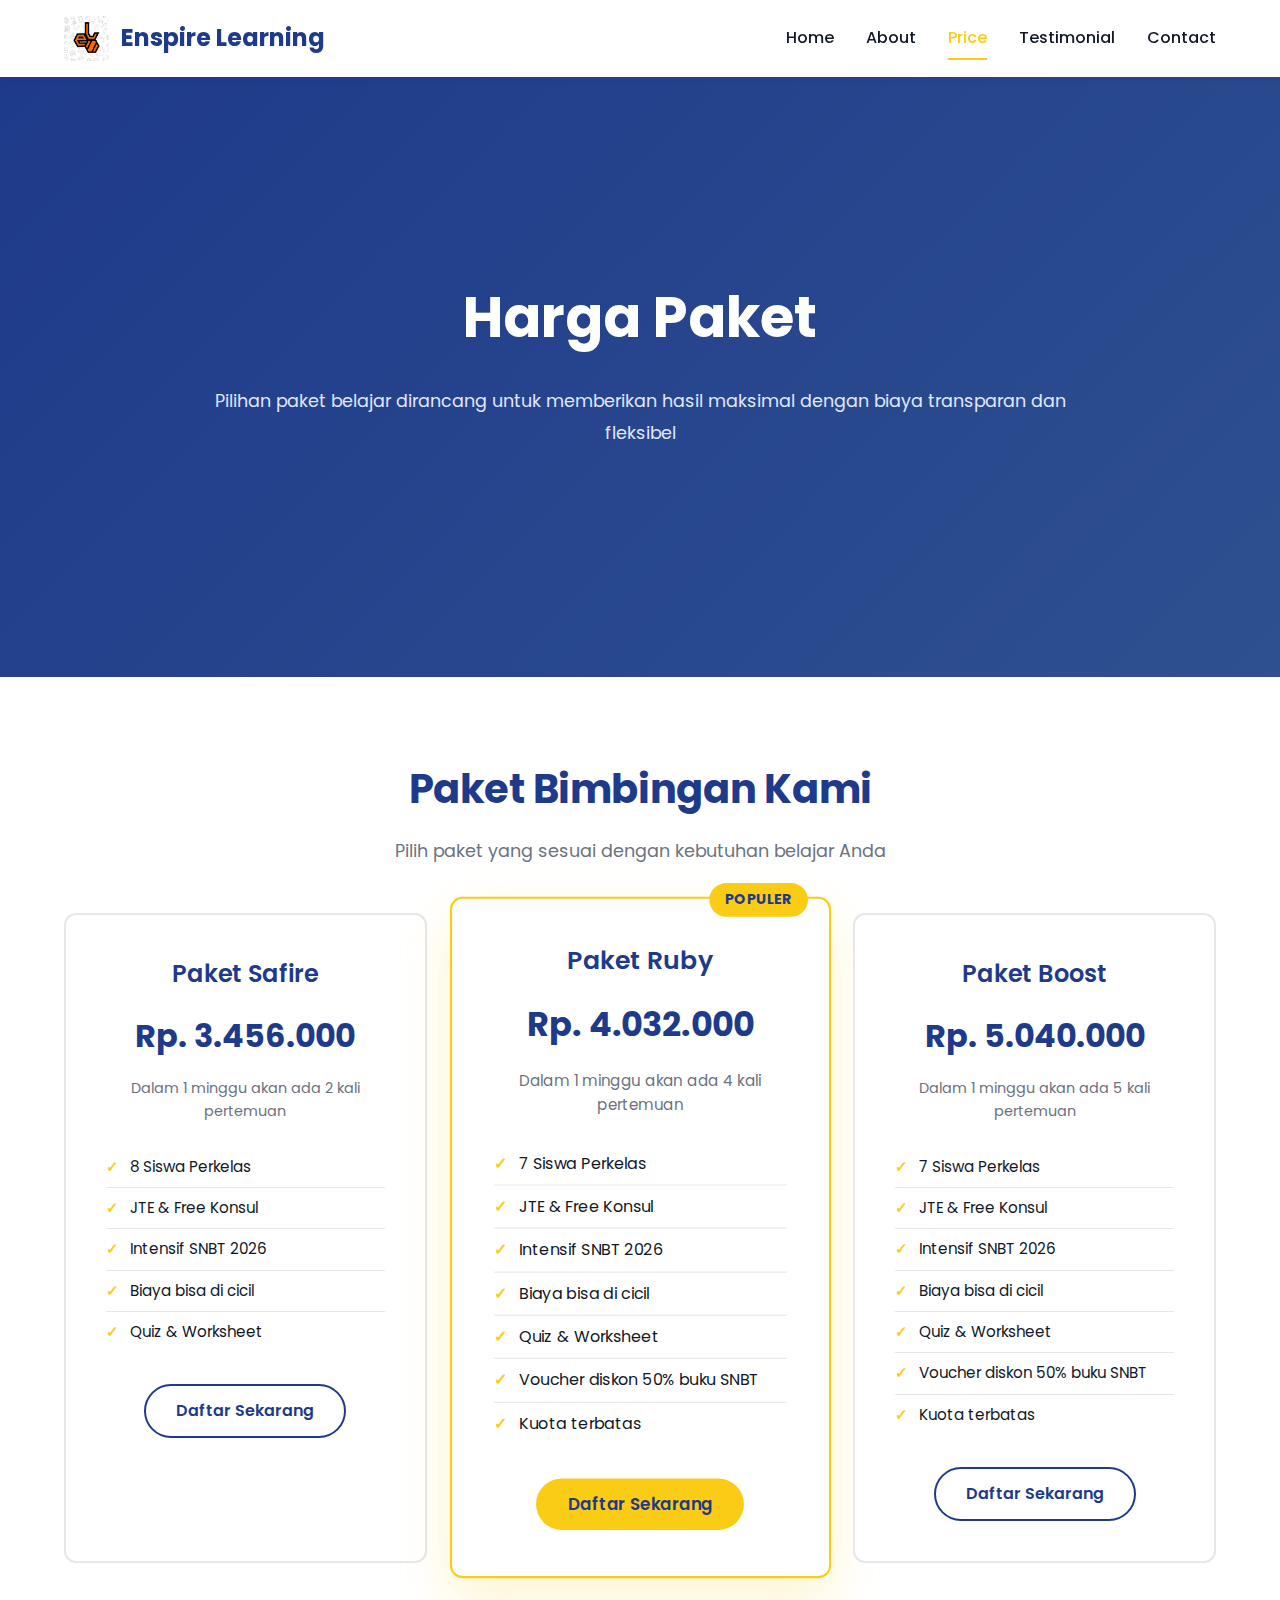
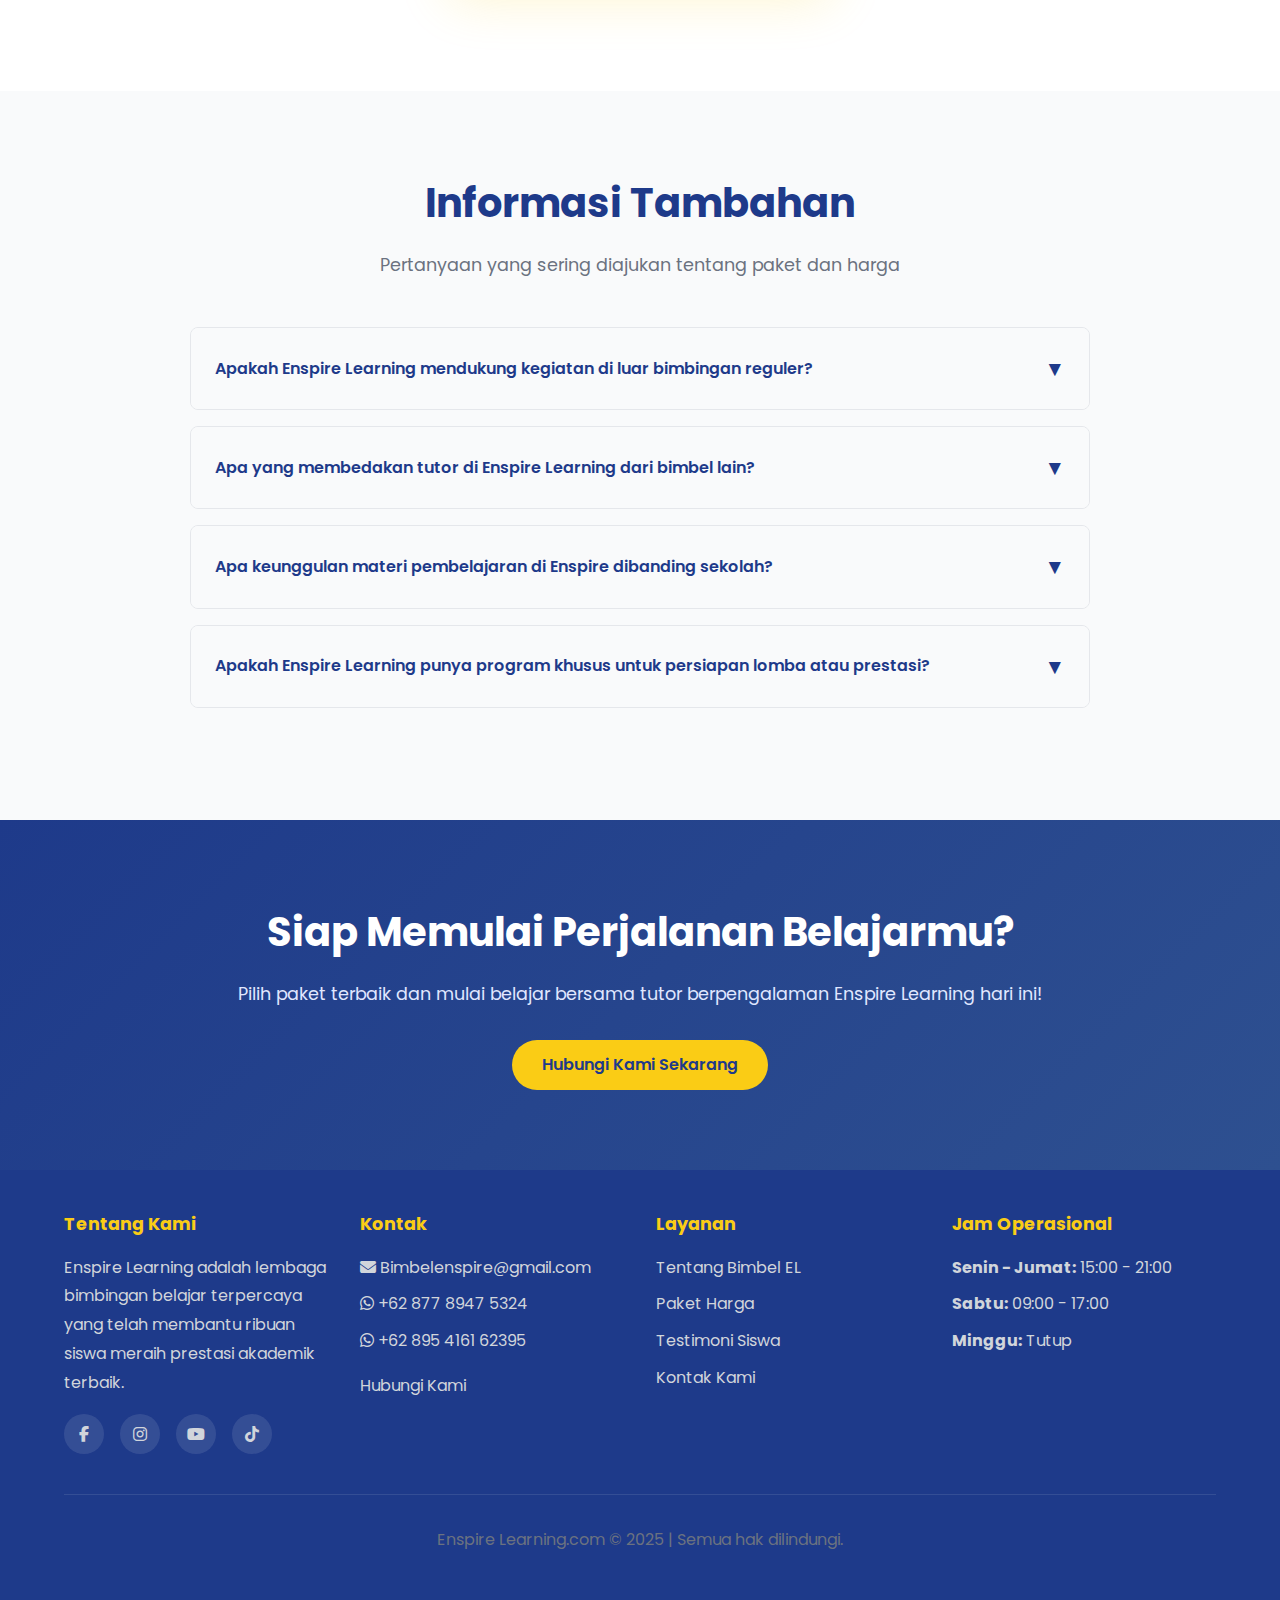
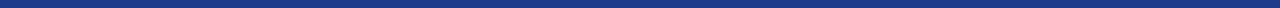
<file: price.html>
<!DOCTYPE html>
<html lang="id">
<head>
  <meta charset="UTF-8">
  <meta name="viewport" content="width=device-width, initial-scale=1.0">
  <title>Price - Enspire Learning</title>
  <link rel="icon" type="image/jpeg" href="assets/images/Logo/logo_bimbel.jpg">
  <link href="https://fonts.googleapis.com/css2?family=Poppins:wght@400;500;600;700&display=swap" rel="stylesheet">
  <link rel="stylesheet" href="https://cdnjs.cloudflare.com/ajax/libs/font-awesome/6.5.1/css/all.min.css">
  <link rel="stylesheet" href="assets/css/style.css">
</head>
<body>
  <!-- Navigation -->
  <nav>
    <div class="navbar">
      <a href="index.html" class="navbar-logo">
        <img src="assets/images/Logo/logo_bimbel.jpg" alt="Enspire Learning Logo" class="navbar-logo-img">
        <span>Enspire Learning</span>
      </a>
      <ul class="navbar-menu">
        <li><a href="index.html">Home</a></li>
        <li><a href="about.html">About</a></li>
        <li><a href="price.html" class="active">Price</a></li>
        <li><a href="testimonial.html">Testimonial</a></li>
        <li><a href="contact.html">Contact</a></li>
      </ul>
      <div class="hamburger">
        <span></span>
        <span></span>
        <span></span>
      </div>
    </div>
  </nav>

  <!-- Hero Section -->
  <section class="hero">
    <div class="hero-content">
      <h1>Harga Paket</h1>
      <p>Pilihan paket belajar dirancang untuk memberikan hasil maksimal dengan biaya transparan dan fleksibel</p>
    </div>
  </section>

  <!-- Price Cards Section -->
  <section class="section">
    <div class="section-title">
      <h2>Paket Bimbingan Kami</h2>
      <p>Pilih paket yang sesuai dengan kebutuhan belajar Anda</p>
    </div>

    <div class="cards-grid" style="grid-template-columns: repeat(auto-fit, minmax(300px, 1fr)); max-width: 1200px; margin: 3rem auto;">
      <!-- Paket Safire -->
      <div class="price-card">
        <h3>Paket Safire</h3>
        <div class="price-amount">Rp. 3.456.000</div>
        <div class="price-period">Dalam 1 minggu akan ada 2 kali pertemuan</div>
        <ul class="price-features">
          <li>8 Siswa Perkelas</li>
          <li>JTE & Free Konsul</li>
          <li>Intensif SNBT 2026</li>
          <li>Biaya bisa di cicil</li>
          <li>Quiz & Worksheet</li>
        </ul>
        <a href="contact.html" class="btn btn-outline" style="color: #1E3A8A; border-color: #1E3A8A;">Daftar Sekarang</a>
      </div>

      <!-- Paket Ruby (Featured) -->
      <div class="price-card featured">
        <div style="position: absolute; top: -15px; right: 20px; background-color: var(--accent-yellow); color: #1E3A8A; padding: 5px 15px; border-radius: 20px; font-size: 0.85rem; font-weight: 700;">
          POPULER
        </div>
        <h3>Paket Ruby</h3>
        <div class="price-amount">Rp. 4.032.000</div>
        <div class="price-period">Dalam 1 minggu akan ada 4 kali pertemuan</div>
        <ul class="price-features">
          <li>7 Siswa Perkelas</li>
          <li>JTE & Free Konsul</li>
          <li>Intensif SNBT 2026</li>
          <li>Biaya bisa di cicil</li>
          <li>Quiz & Worksheet</li>
          <li>Voucher diskon 50% buku SNBT</li>
          <li>Kuota terbatas</li>
        </ul>
        <a href="contact.html" class="btn btn-primary">Daftar Sekarang</a>
      </div>

      <!-- Paket Boost -->
      <div class="price-card">
        <h3>Paket Boost</h3>
        <div class="price-amount">Rp. 5.040.000</div>
        <div class="price-period">Dalam 1 minggu akan ada 5 kali pertemuan</div>
        <ul class="price-features">
          <li>7 Siswa Perkelas</li>
          <li>JTE & Free Konsul</li>
          <li>Intensif SNBT 2026</li>
          <li>Biaya bisa di cicil</li>
          <li>Quiz & Worksheet</li>
          <li>Voucher diskon 50% buku SNBT</li>
          <li>Kuota terbatas</li>
        </ul>
        <a href="contact.html" class="btn btn-outline" style="color: #1E3A8A; border-color: #1E3A8A;">Daftar Sekarang</a>
      </div>
    </div>
  </section>

  <!-- Info Section -->
  <section class="section" style="background-color: #F9FAFB;">
    <div class="section-title">
      <h2>Informasi Tambahan</h2>
      <p>Pertanyaan yang sering diajukan tentang paket dan harga</p>
    </div>

    <div style="max-width: 900px; margin: 2rem auto;">
      <div class="accordion">
        <!-- FAQ 1 -->
        <div class="accordion-item">
          <div class="accordion-header">
            <span>Apakah Enspire Learning mendukung kegiatan di luar bimbingan reguler?</span>
            <span class="accordion-icon">▼</span>
          </div>
          <div class="accordion-content">
            <p class="accordion-text">
              Ya, Enspire bisa bekerja sama dengan sekolah, yayasan, atau pesantren untuk mengisi 
              kelas tambahan atau pengayaan, sehingga siswa tetap mendapat pendampingan akademik di luar jam reguler.
            </p>
          </div>
        </div>

        <!-- FAQ 2 -->
        <div class="accordion-item">
          <div class="accordion-header">
            <span>Apa yang membedakan tutor di Enspire Learning dari bimbel lain?</span>
            <span class="accordion-icon">▼</span>
          </div>
          <div class="accordion-content">
            <p class="accordion-text">
             Tutor Enspire muda, ramah, berkompeten, dan memiliki spesialisasi pada mata pelajaran tertentu, 
             dilengkapi pelatihan dan SOP pembelajaran, sehingga dapat memberikan bimbingan yang efektif dan terstruktur.
            </p>
          </div>
        </div>

        <!-- FAQ 3 -->
        <div class="accordion-item">
          <div class="accordion-header">
            <span>Apa keunggulan materi pembelajaran di Enspire dibanding sekolah?</span>
            <span class="accordion-icon">▼</span>
          </div>
          <div class="accordion-content">
            <p class="accordion-text">
              Materi disusun lebih fokus pada pemahaman konsep dan strategi ujian, 
              bukan hanya menghafal, sehingga siswa lebih siap menghadapi tes dan kompetisi.
            </p>
          </div>
        </div>

        <!-- FAQ 4 -->
        <div class="accordion-item">
          <div class="accordion-header">
            <span> Apakah Enspire Learning punya program khusus untuk persiapan lomba atau prestasi?

            </span>
            <span class="accordion-icon">▼</span>
          </div>
          <div class="accordion-content">
            <p class="accordion-text">
              Ya, Enspire membantu siswa SMA melalui pendampingan akademik dan latihan khusus untuk 
              lomba atau peningkatan nilai raport agar prestasi siswa meningkat.
          </div>
        </div>

        <!-- FAQ 5 -->
        <!-- <div class="accordion-item">
          <div class="accordion-header">
            <span>Apakah ada jaminan uang kembali jika tidak puas?</span>
            <span class="accordion-icon">▼</span>
          </div>
          <div class="accordion-content">
            <p class="accordion-text">
              Kami menjamin kepuasan siswa. Jika dalam 1 bulan pertama Anda tidak puas dengan layanan kami, 
              kami siap memberikan solusi terbaik atau pengembalian uang 50% tanpa pertanyaan.
            </p>
          </div>
        </div> -->

        <!-- FAQ 6 -->
        <!-- <div class="accordion-item">
          <div class="accordion-header">
            <span>Bagaimana jika saya ingin trial atau demo kelas?</span>
            <span class="accordion-icon">▼</span>
          </div>
          <div class="accordion-content">
            <p class="accordion-text">
              Kami menawarkan kelas percobaan gratis selama 1 sesi untuk calon siswa baru. 
              Hubungi kami melalui WhatsApp atau email untuk mengatur jadwal kelas percobaan Anda.
            </p>
          </div>
        </div> -->

        <!-- FAQ 7 -->
        <!-- <div class="accordion-item">
          <div class="accordion-header">
            <span>Apakah ada paket custom untuk kebutuhan khusus?</span>
            <span class="accordion-icon">▼</span>
          </div>
          <div class="accordion-content">
            <p class="accordion-text">
              Ya, kami dapat membuat paket custom yang disesuaikan dengan kebutuhan spesifik Anda. 
              Baik itu untuk persiapan ujian khusus, intensive course, atau group class. Silakan hubungi tim kami untuk konsultasi gratis.
            </p>
          </div>
        </div> -->
      </div>
    </div>
  </section>

  <!-- CTA Section -->
  <section class="section" style="background: linear-gradient(135deg, #1E3A8A 0%, #2E5090 100%); color: white; text-align: center;">
    <h2 style="color: white;">Siap Memulai Perjalanan Belajarmu?</h2>
    <p style="color: #E0E7FF; margin-bottom: 2rem; font-size: 1.1rem;">
      Pilih paket terbaik dan mulai belajar bersama tutor berpengalaman Enspire Learning hari ini!
    </p>
    <a href="contact.html" class="btn btn-primary">Hubungi Kami Sekarang</a>
  </section>

  <!-- Footer -->
  <footer>
    <div class="footer-content">
      <div class="footer-section">
        <h4>Tentang Kami</h4>
        <p>Enspire Learning adalah lembaga bimbingan belajar terpercaya yang telah membantu ribuan siswa meraih prestasi akademik terbaik.</p>
        <div class="footer-social">
          <a href="https://www.facebook.com/share/14NEX5UAah9/" target="_blank" title="Facebook"><i class="fab fa-facebook-f"></i></a>
          <a href="https://www.instagram.com/enspire_learning?igsh=MTZtenBxMjQwbmV4OQ==" target="_blank" title="Instagram"><i class="fab fa-instagram"></i></a>
          <a href="https://youtube.com/@enspirelearninghomestudy9245?si=-oMYR0iPeSfP_Ng8" target="_blank" title="YouTube"><i class="fab fa-youtube"></i></a>
          <a href="https://www.tiktok.com/@enspire_learning?_t=ZS-90zAWTs65kv&_r=1" target="_blank" title="TikTok"><i class="fab fa-tiktok"></i></a>
        </div>
      </div>
      <div class="footer-section">
        <h4>Kontak</h4>
        <p><i class="fas fa-envelope"></i> <a href="mailto:Bimbelenspire@gmail.com">Bimbelenspire@gmail.com</a></p>
        <p><i class="fab fa-whatsapp"></i> <a href="https://wa.me/6287789475324" target="_blank">+62 877 8947 5324</a></p>
        <p><i class="fab fa-whatsapp"></i> <a href="https://wa.me/62895416162395" target="_blank">+62 895 4161 62395</a></p>
        <p style="margin-top: 1rem;"><a href="#">Hubungi Kami</a></p>
      </div>
      <div class="footer-section">
        <h4>Layanan</h4>
        <p><a href="about.html">Tentang Bimbel EL</a></p>
        <p><a href="price.html">Paket Harga</a></p>
        <p><a href="testimonial.html">Testimoni Siswa</a></p>
        <p><a href="contact.html">Kontak Kami</a></p>
      </div>
      <div class="footer-section">
        <h4>Jam Operasional</h4>
        <p><strong>Senin - Jumat:</strong> 15:00 - 21:00</p>
        <p><strong>Sabtu:</strong> 09:00 - 17:00</p>
        <p><strong>Minggu:</strong> Tutup</p>
      </div>
    </div>
    <div class="footer-bottom">
      <p>Enspire Learning.com © 2025 | Semua hak dilindungi.</p>
    </div>
  </footer>

  <!-- Back to Top Button -->
  <button id="backToTop" aria-label="Kembali ke atas">↑</button>

  <script src="assets/js/script.js"></script>
</body>
</html>
</file>
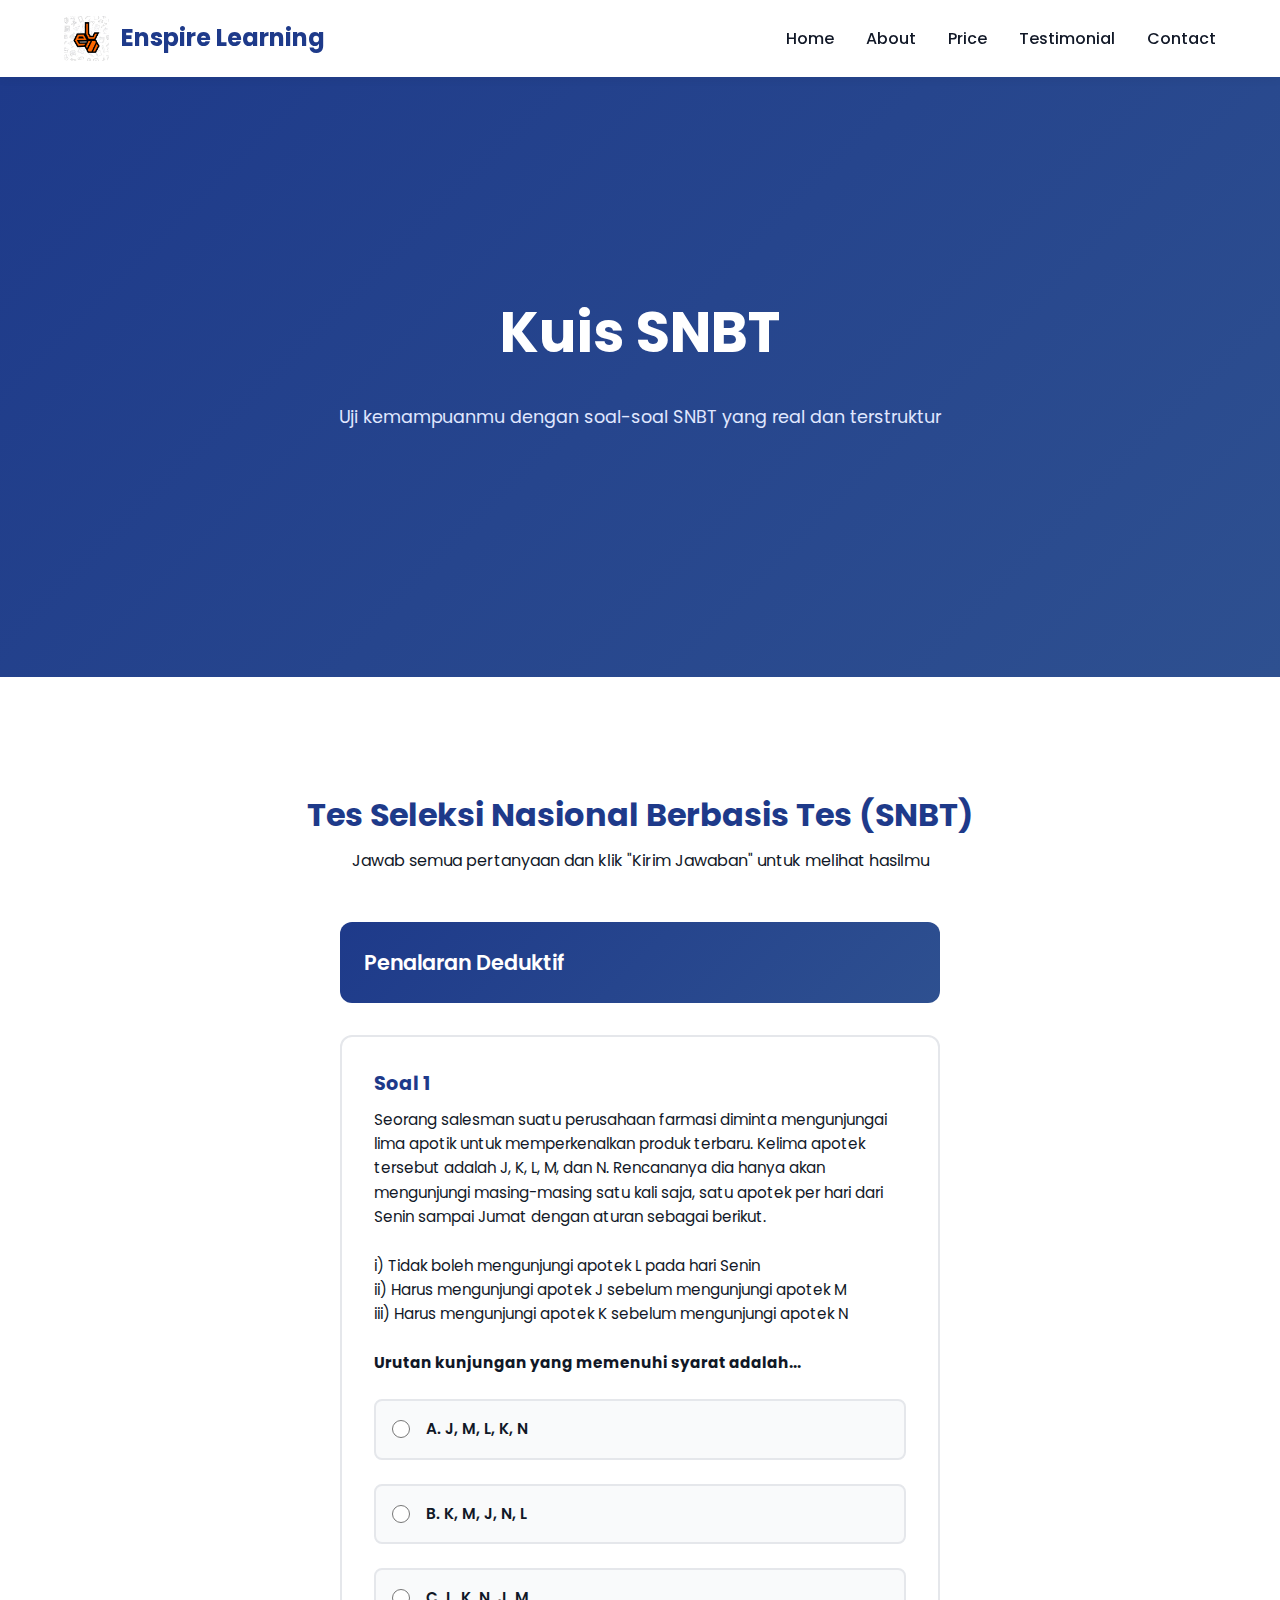
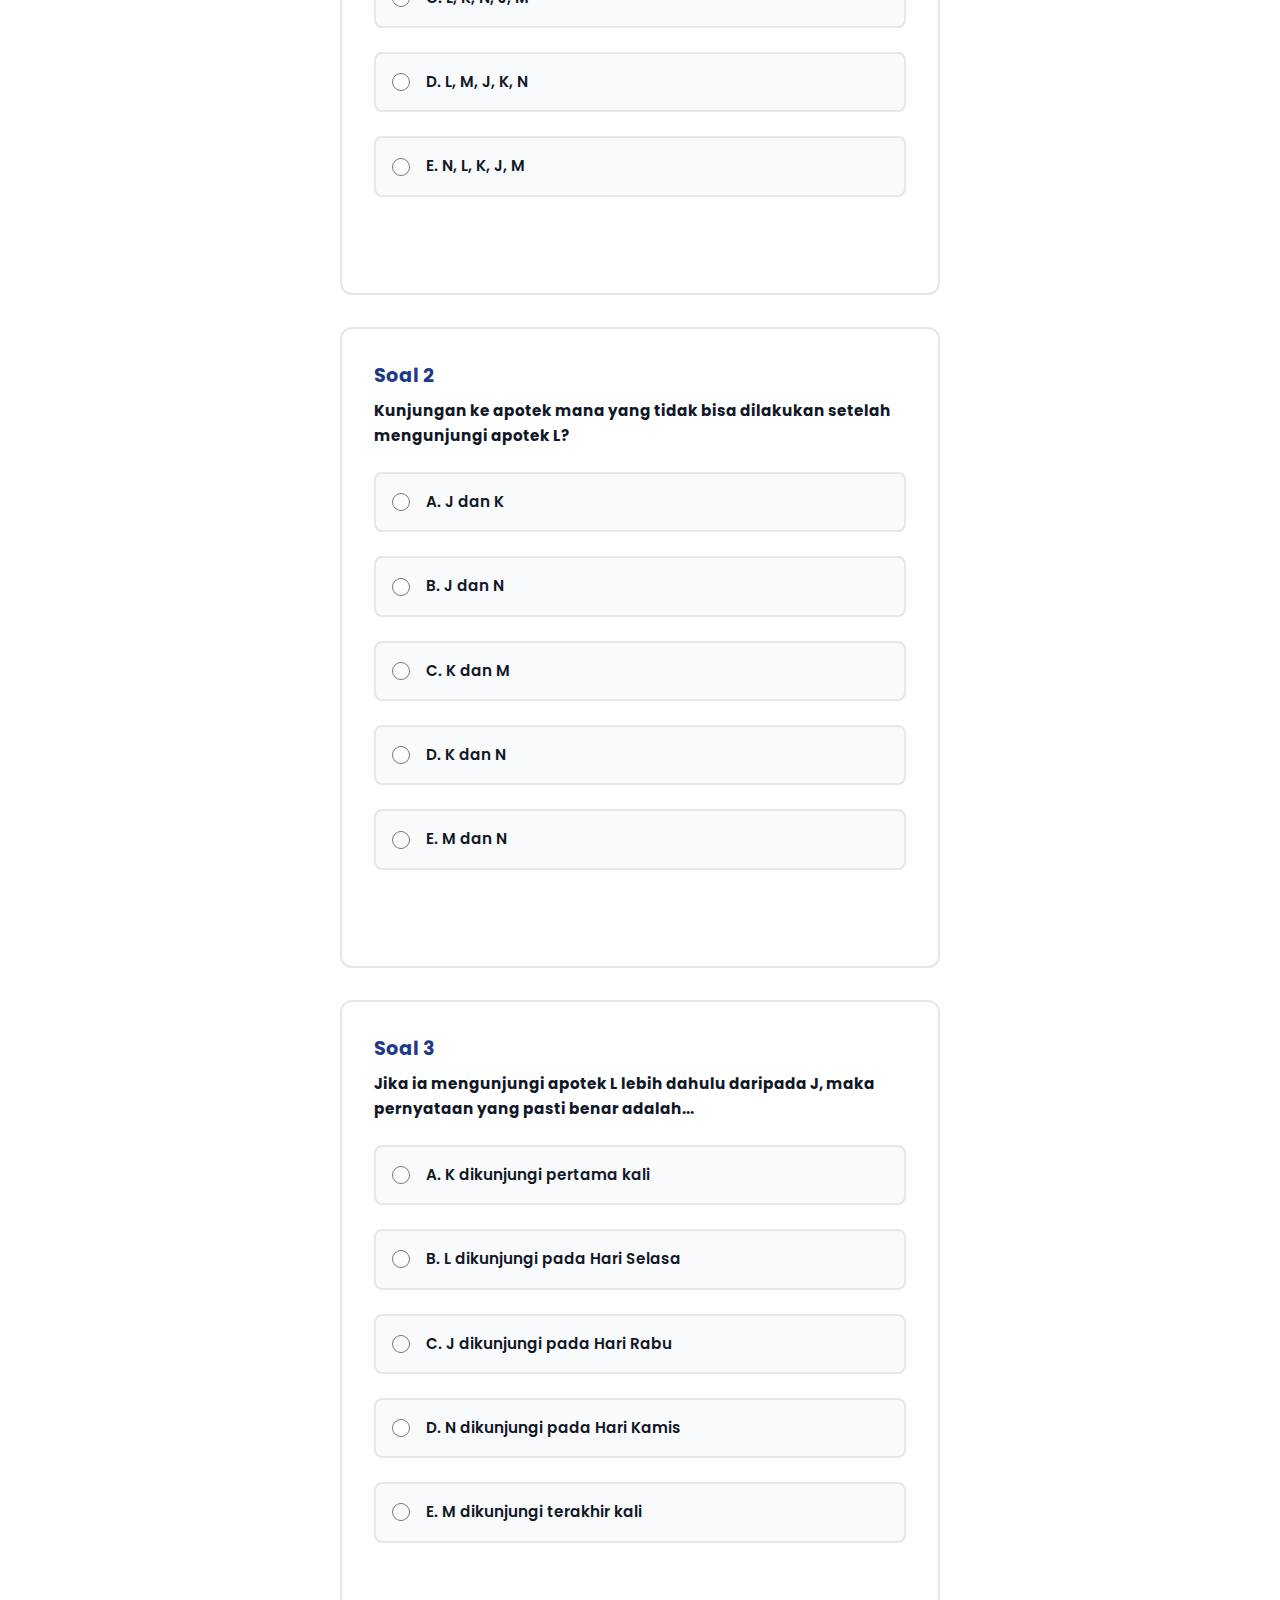
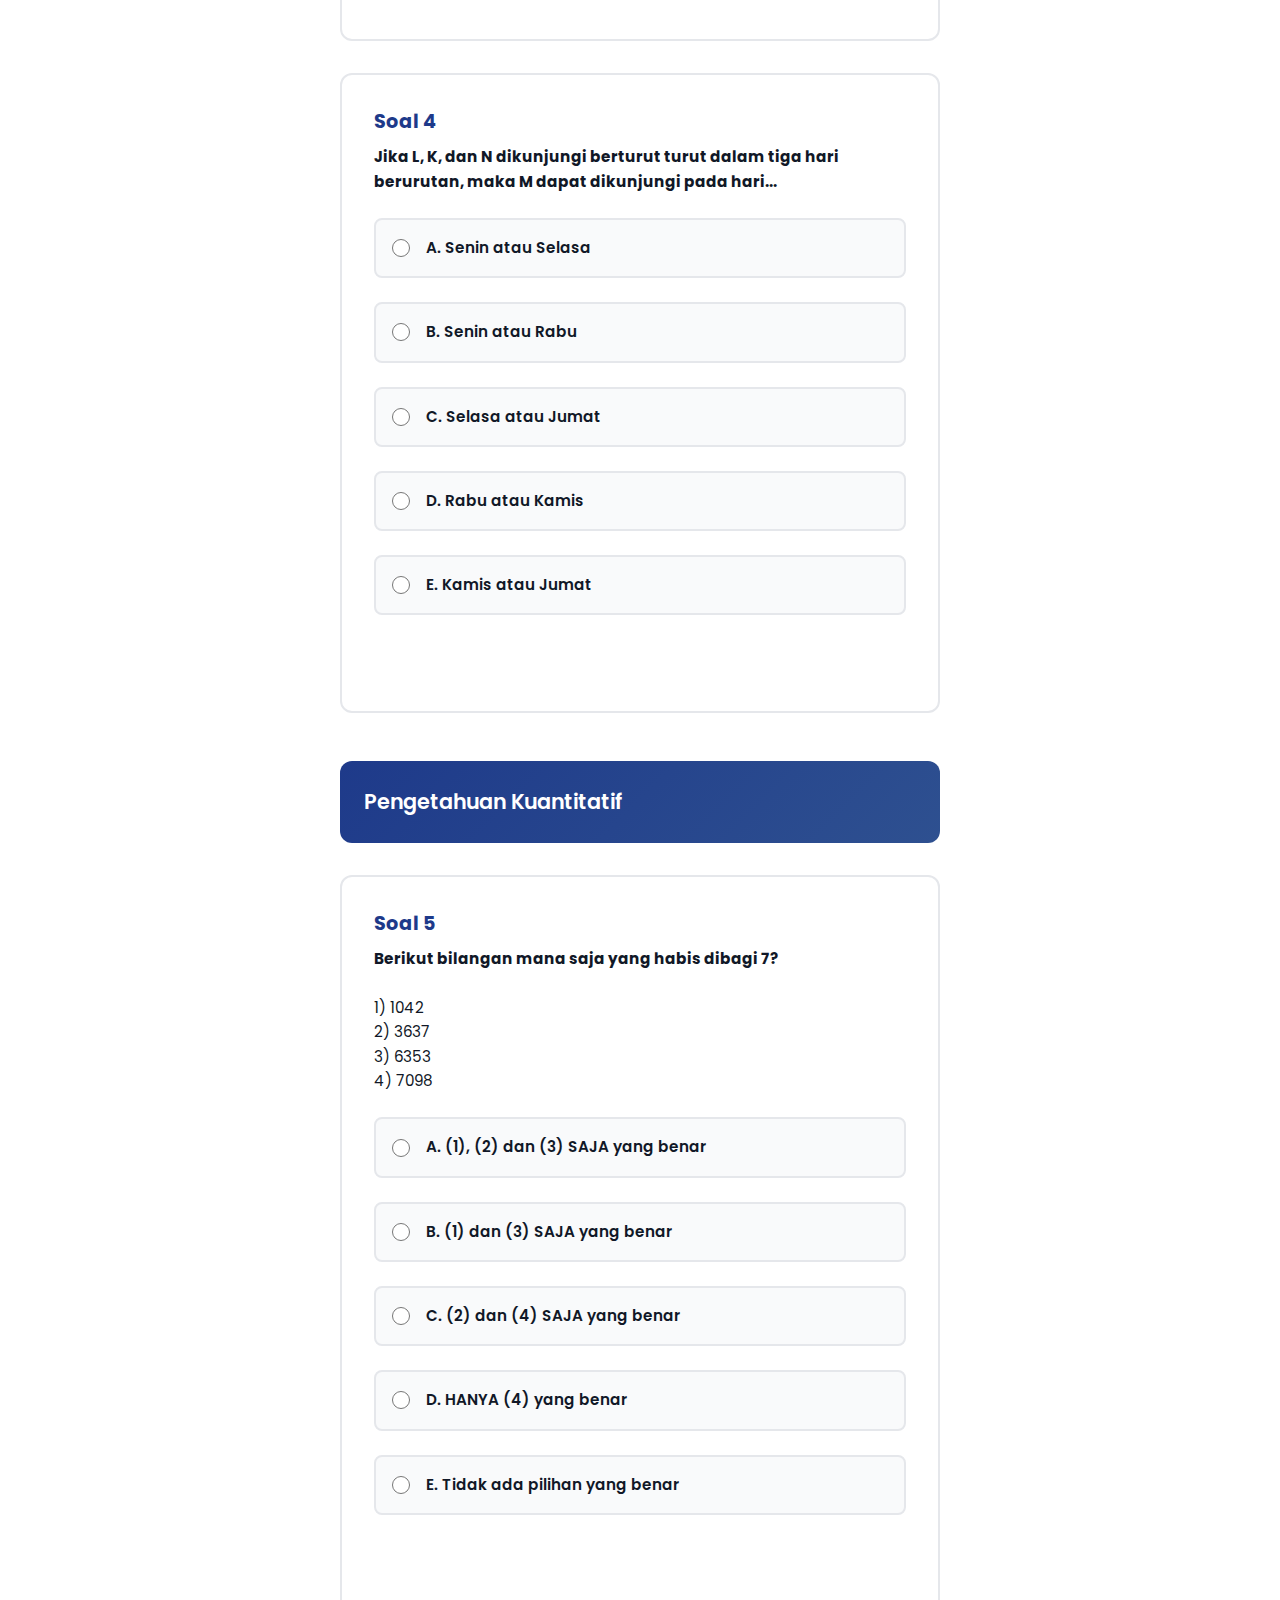
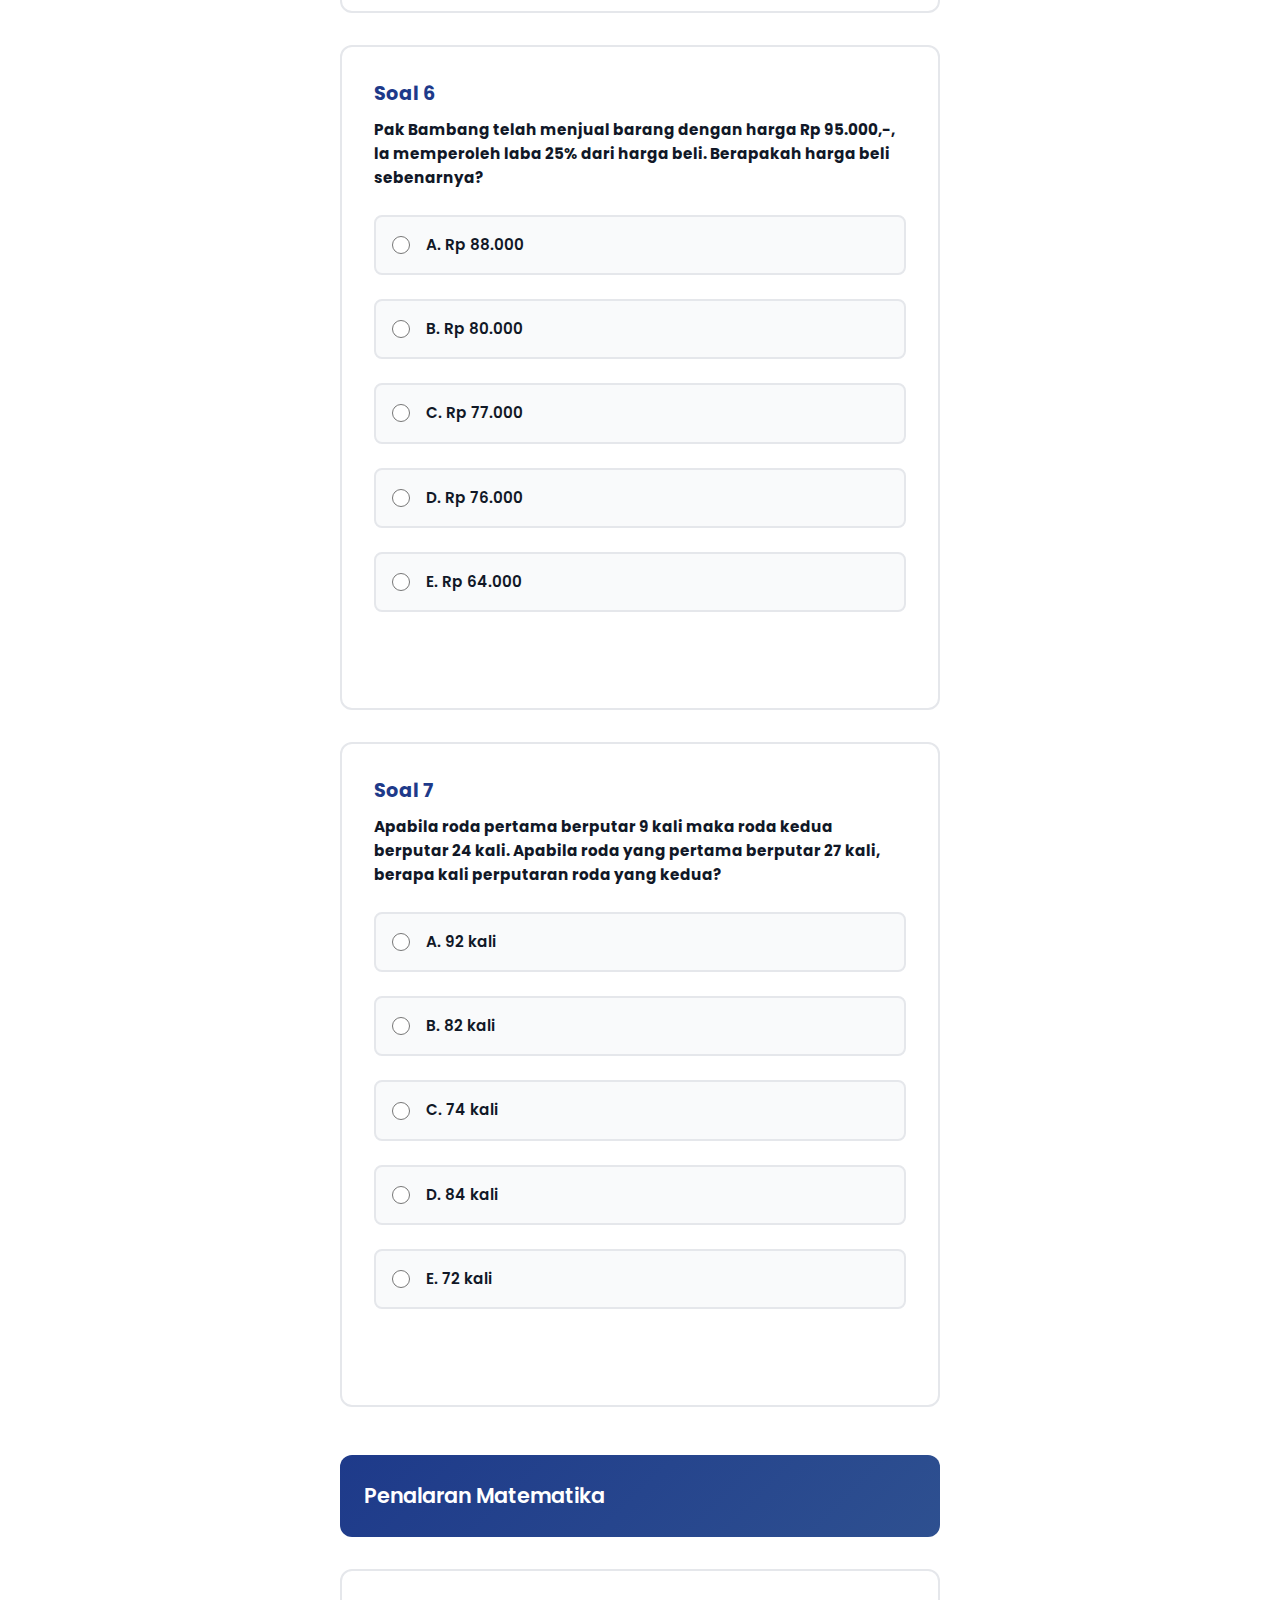
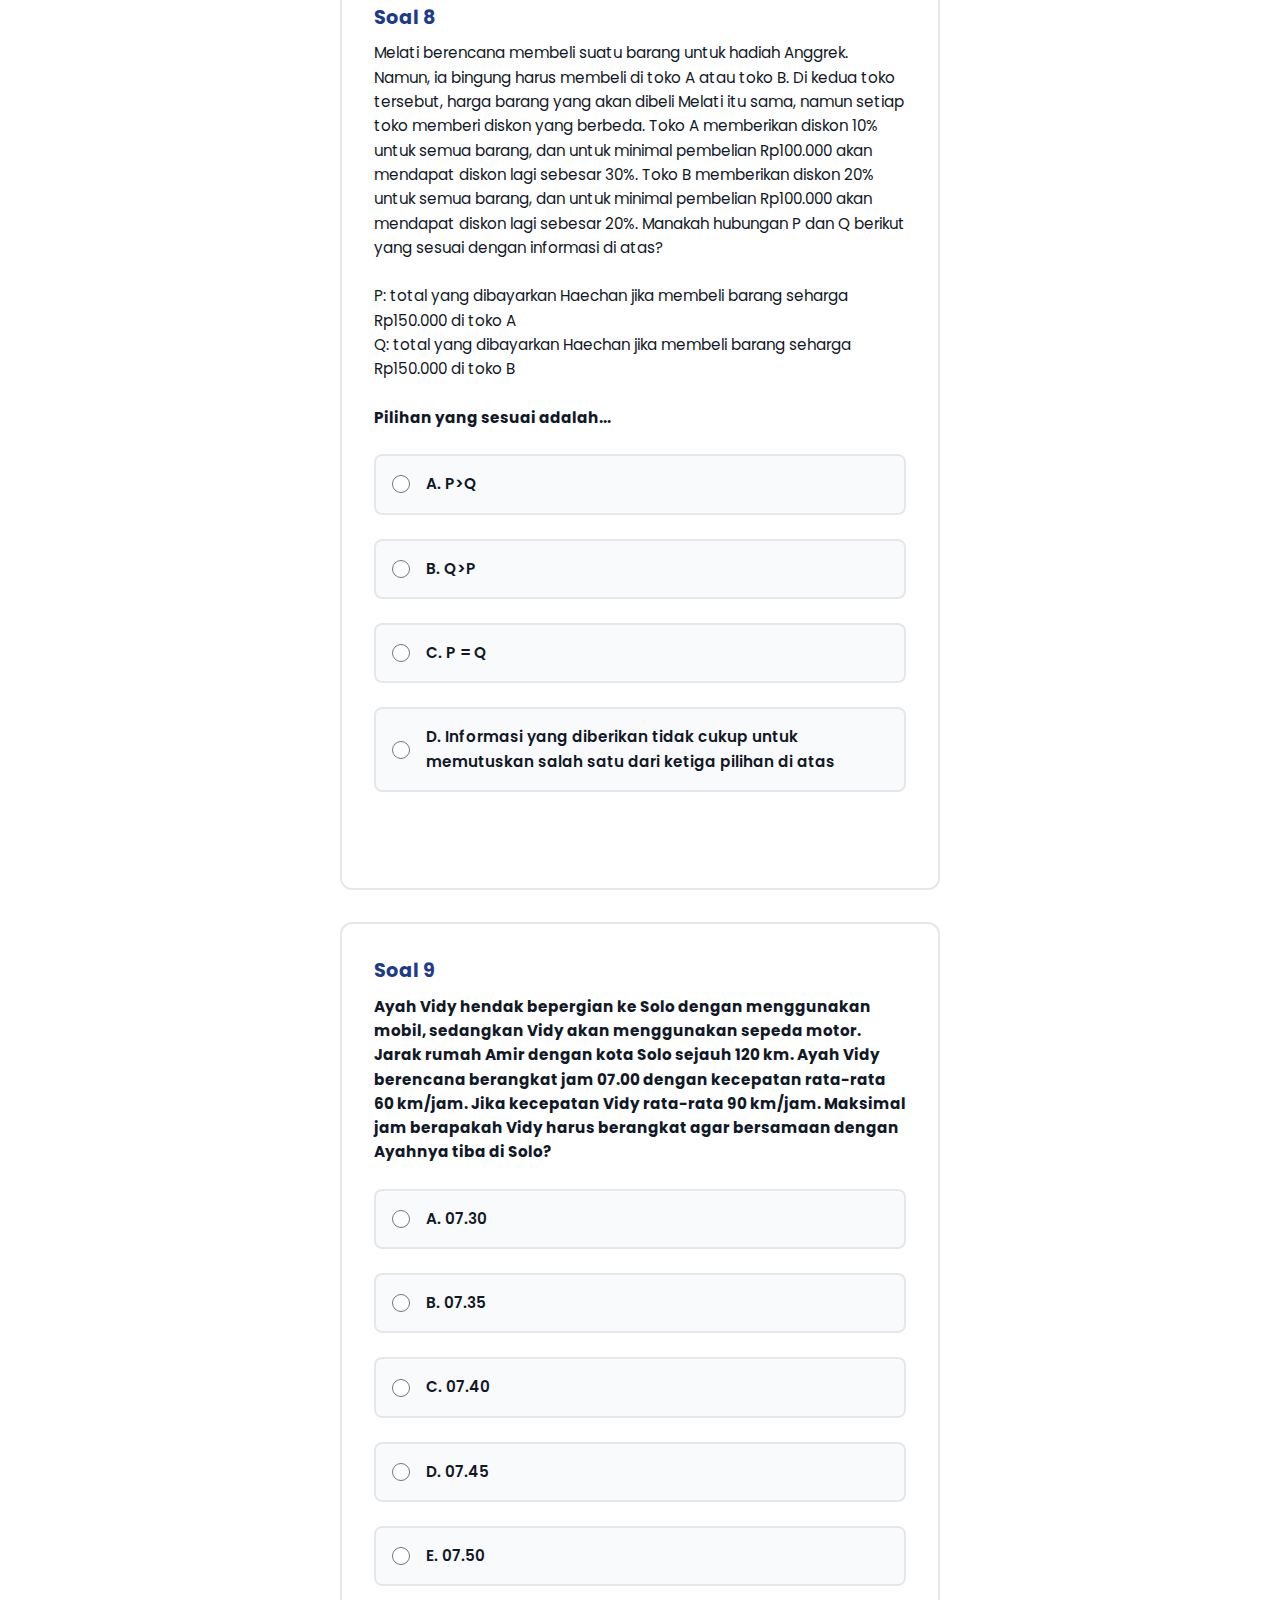
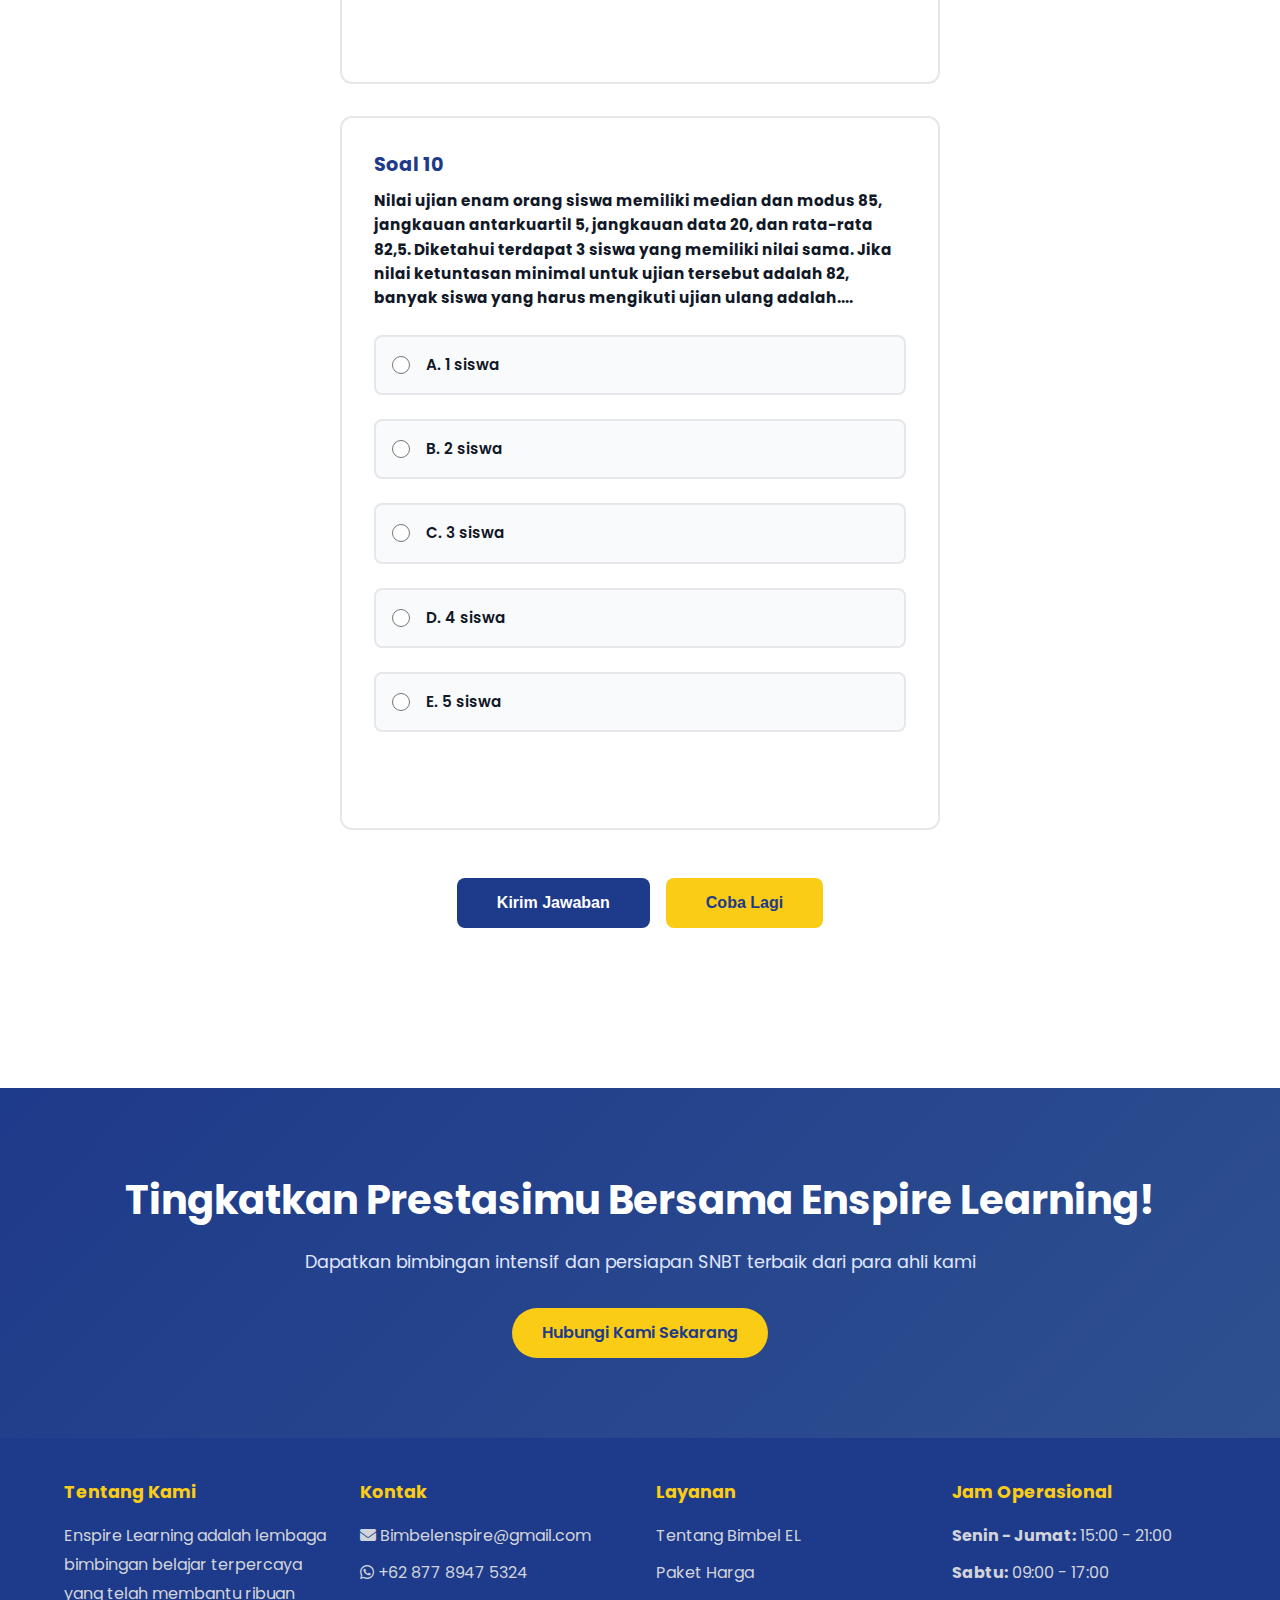
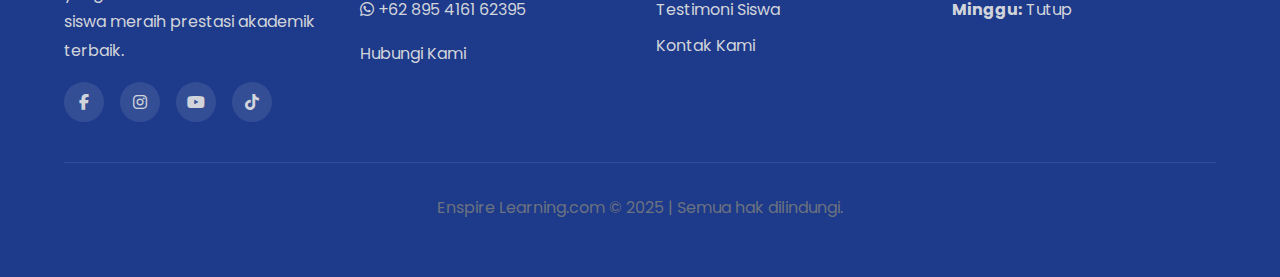
<file: quiz.html>
<!DOCTYPE html>
<html lang="id">
<head>
  <meta charset="UTF-8">
  <meta name="viewport" content="width=device-width, initial-scale=1.0">
  <title>Quiz SNBT - Enspire Learning</title>
  <link rel="icon" type="image/jpeg" href="assets/images/Logo/logo_bimbel.jpg">
  <link href="https://fonts.googleapis.com/css2?family=Poppins:wght@400;500;600;700&display=swap" rel="stylesheet">
  <link rel="stylesheet" href="https://cdnjs.cloudflare.com/ajax/libs/font-awesome/6.5.1/css/all.min.css">
  <link rel="stylesheet" href="assets/css/style.css">
  <style>
    .quiz-container {
      max-width: 900px;
      margin: 0 auto;
      padding: 2rem;
    }

    .quiz-header {
      text-align: center;
      margin-bottom: 3rem;
    }

    .quiz-header h2 {
      color: var(--primary-navy);
      font-size: 2rem;
      margin-bottom: 0.5rem;
    }

    .quiz-header p {
      color: var(--text-gray);
      font-size: 1rem;
    }

    .quiz-category {
      background: linear-gradient(135deg, #1E3A8A 0%, #2E5090 100%);
      color: white;
      padding: 1.5rem;
      border-radius: 12px;
      margin: 3rem 0 2rem 0;
      font-size: 1.3rem;
      font-weight: 600;
    }

    .question-card {
      background: #FFFFFF;
      border: 2px solid #E5E7EB;
      border-radius: 12px;
      padding: 2rem;
      margin-bottom: 2rem;
      transition: all 0.3s ease;
    }

    .question-card:hover {
      border-color: var(--accent-yellow);
      box-shadow: 0 5px 15px rgba(30, 58, 138, 0.1);
    }

    .question-number {
      font-weight: 700;
      color: var(--primary-navy);
      font-size: 1.2rem;
      margin-bottom: 0.5rem;
    }

    .question-text {
      color: var(--text-dark);
      font-size: 0.95rem;
      line-height: 1.6;
      margin-bottom: 1.5rem;
    }

    .question-title {
      font-weight: 600;
      color: var(--primary-navy);
      margin-bottom: 1rem;
      font-size: 1rem;
    }

    .options {
      display: flex;
      flex-direction: column;
      gap: 1rem;
    }

    .option-label {
      display: flex;
      align-items: center;
      padding: 1rem;
      background: #F9FAFB;
      border: 2px solid #E5E7EB;
      border-radius: 8px;
      cursor: pointer;
      transition: all 0.3s ease;
    }

    .option-label:hover {
      background: #F3F4F6;
      border-color: var(--accent-yellow);
    }

    .option-label input[type="radio"] {
      margin-right: 1rem;
      cursor: pointer;
      width: 18px;
      height: 18px;
    }

    .option-text {
      flex: 1;
      color: var(--text-dark);
      font-size: 0.95rem;
    }

    .option-label input[type="radio"]:checked + .option-text {
      font-weight: 600;
      color: var(--primary-navy);
    }

    /* Hasil Jawaban */
    .answer-result {
      margin-top: 1.5rem;
      padding: 1rem;
      border-radius: 8px;
      font-weight: 600;
      font-size: 0.9rem;
    }

    .answer-correct {
      background: #D1FAE5;
      color: #065F46;
      border-left: 4px solid #10B981;
    }

    .answer-wrong {
      background: #FEE2E2;
      color: #7F1D1D;
      border-left: 4px solid #EF4444;
    }

    .correct-answer {
      margin-top: 0.5rem;
      font-size: 0.85rem;
    }

    .button-group {
      display: flex;
      gap: 1rem;
      justify-content: center;
      margin: 3rem 0;
      flex-wrap: wrap;
    }

    .btn-submit {
      background: var(--primary-navy);
      color: white;
      padding: 1rem 2.5rem;
      border: none;
      border-radius: 8px;
      font-size: 1rem;
      font-weight: 600;
      cursor: pointer;
      transition: all 0.3s ease;
    }

    .btn-submit:hover {
      background: #1a2d7a;
      transform: translateY(-2px);
      box-shadow: 0 5px 15px rgba(30, 58, 138, 0.3);
    }

    .btn-reset {
      background: var(--accent-yellow);
      color: var(--primary-navy);
      padding: 1rem 2.5rem;
      border: none;
      border-radius: 8px;
      font-size: 1rem;
      font-weight: 600;
      cursor: pointer;
      transition: all 0.3s ease;
    }

    .btn-reset:hover {
      background: #F3D13F;
      transform: translateY(-2px);
    }

    .result-summary {
      background: linear-gradient(135deg, #1E3A8A 0%, #2E5090 100%);
      color: white;
      padding: 2rem;
      border-radius: 12px;
      text-align: center;
      margin: 3rem 0;
      display: none;
    }

    .result-summary.show {
      display: block;
    }

    .result-summary h3 {
      font-size: 1.5rem;
      margin-bottom: 1.5rem;
    }

    .result-grid {
      display: grid;
      grid-template-columns: repeat(auto-fit, minmax(150px, 1fr));
      gap: 1.5rem;
      margin-top: 1.5rem;
    }

    .result-item {
      background: rgba(255, 255, 255, 0.1);
      padding: 1.5rem;
      border-radius: 8px;
    }

    .result-item-value {
      font-size: 2rem;
      font-weight: 700;
      margin-bottom: 0.5rem;
    }

    .result-item-label {
      font-size: 0.9rem;
      opacity: 0.9;
    }

    @media (max-width: 768px) {
      .quiz-container {
        padding: 1rem;
      }

      .question-card {
        padding: 1.5rem;
      }

      .quiz-header h2 {
        font-size: 1.5rem;
      }

      .button-group {
        flex-direction: column;
      }

      .btn-submit,
      .btn-reset {
        width: 100%;
      }

      .result-grid {
        grid-template-columns: 1fr;
      }
    }
  </style>
</head>
<body>
  <!-- Navigation -->
  <nav>
    <div class="navbar">
      <a href="index.html" class="navbar-logo">
        <img src="assets/images/Logo/logo_bimbel.jpg" alt="Enspire Learning Logo" class="navbar-logo-img">
        <span>Enspire Learning</span>
      </a>
      <ul class="navbar-menu">
        <li><a href="index.html">Home</a></li>
        <li><a href="about.html">About</a></li>
        <li><a href="price.html">Price</a></li>
        <li><a href="testimonial.html">Testimonial</a></li>
        <li><a href="contact.html">Contact</a></li>
      </ul>
      <div class="hamburger">
        <span></span>
        <span></span>
        <span></span>
      </div>
    </div>
  </nav>

  <!-- Hero Section -->
  <section class="hero">
    <div class="hero-content">
      <h1>Kuis SNBT</h1>
      <p>Uji kemampuanmu dengan soal-soal SNBT yang real dan terstruktur</p>
    </div>
  </section>

  <!-- Quiz Section -->
  <section class="section">
    <div class="quiz-container">
      <div class="quiz-header">
        <h2>Tes Seleksi Nasional Berbasis Tes (SNBT)</h2>
        <p>Jawab semua pertanyaan dan klik "Kirim Jawaban" untuk melihat hasilmu</p>
      </div>

      <!-- Result Summary -->
      <div class="result-summary" id="resultSummary">
        <h3>Hasil Ujianmu</h3>
        <div class="result-grid">
          <div class="result-item">
            <div class="result-item-value" id="correctCount">0</div>
            <div class="result-item-label">Jawaban Benar</div>
          </div>
          <div class="result-item">
            <div class="result-item-value" id="wrongCount">0</div>
            <div class="result-item-label">Jawaban Salah</div>
          </div>
          <div class="result-item">
            <div class="result-item-value" id="percentageScore">0%</div>
            <div class="result-item-label">Persentase</div>
          </div>
        </div>
      </div>

      <form id="quizForm">
        <!-- PENALARAN DEDUKTIF -->
        <div class="quiz-category">Penalaran Deduktif</div>

        <div class="question-card">
          <div class="question-number">Soal 1</div>
          <div class="question-text">
            Seorang salesman suatu perusahaan farmasi diminta mengunjungai lima apotik untuk memperkenalkan produk terbaru. Kelima apotek tersebut adalah J, K, L, M, dan N. Rencananya dia hanya akan mengunjungi masing-masing satu kali saja, satu apotek per hari dari Senin sampai Jumat dengan aturan sebagai berikut.<br><br>
            i) Tidak boleh mengunjungi apotek L pada hari Senin<br>
            ii) Harus mengunjungi apotek J sebelum mengunjungi apotek M<br>
            iii) Harus mengunjungi apotek K sebelum mengunjungi apotek N<br><br>
            <strong>Urutan kunjungan yang memenuhi syarat adalah...</strong>
          </div>
          <div class="options">
            <label class="option-label">
              <input type="radio" name="q1" value="A"> <span class="option-text">A. J, M, L, K, N</span>
            </label>
            <label class="option-label">
              <input type="radio" name="q1" value="B"> <span class="option-text">B. K, M, J, N, L</span>
            </label>
            <label class="option-label">
              <input type="radio" name="q1" value="C"> <span class="option-text">C. L, K, N, J, M</span>
            </label>
            <label class="option-label">
              <input type="radio" name="q1" value="D"> <span class="option-text">D. L, M, J, K, N</span>
            </label>
            <label class="option-label">
              <input type="radio" name="q1" value="E"> <span class="option-text">E. N, L, K, J, M</span>
            </label>
          </div>
          <div class="answer-result" id="result1"></div>
        </div>

        <div class="question-card">
          <div class="question-number">Soal 2</div>
          <div class="question-text">
            <strong>Kunjungan ke apotek mana yang tidak bisa dilakukan setelah mengunjungi apotek L?</strong>
          </div>
          <div class="options">
            <label class="option-label">
              <input type="radio" name="q2" value="A"> <span class="option-text">A. J dan K</span>
            </label>
            <label class="option-label">
              <input type="radio" name="q2" value="B"> <span class="option-text">B. J dan N</span>
            </label>
            <label class="option-label">
              <input type="radio" name="q2" value="C"> <span class="option-text">C. K dan M</span>
            </label>
            <label class="option-label">
              <input type="radio" name="q2" value="D"> <span class="option-text">D. K dan N</span>
            </label>
            <label class="option-label">
              <input type="radio" name="q2" value="E"> <span class="option-text">E. M dan N</span>
            </label>
          </div>
          <div class="answer-result" id="result2"></div>
        </div>

        <div class="question-card">
          <div class="question-number">Soal 3</div>
          <div class="question-text">
            <strong>Jika ia mengunjungi apotek L lebih dahulu daripada J, maka pernyataan yang pasti benar adalah...</strong>
          </div>
          <div class="options">
            <label class="option-label">
              <input type="radio" name="q3" value="A"> <span class="option-text">A. K dikunjungi pertama kali</span>
            </label>
            <label class="option-label">
              <input type="radio" name="q3" value="B"> <span class="option-text">B. L dikunjungi pada Hari Selasa</span>
            </label>
            <label class="option-label">
              <input type="radio" name="q3" value="C"> <span class="option-text">C. J dikunjungi pada Hari Rabu</span>
            </label>
            <label class="option-label">
              <input type="radio" name="q3" value="D"> <span class="option-text">D. N dikunjungi pada Hari Kamis</span>
            </label>
            <label class="option-label">
              <input type="radio" name="q3" value="E"> <span class="option-text">E. M dikunjungi terakhir kali</span>
            </label>
          </div>
          <div class="answer-result" id="result3"></div>
        </div>

        <div class="question-card">
          <div class="question-number">Soal 4</div>
          <div class="question-text">
            <strong>Jika L, K, dan N dikunjungi berturut turut dalam tiga hari berurutan, maka M dapat dikunjungi pada hari...</strong>
          </div>
          <div class="options">
            <label class="option-label">
              <input type="radio" name="q4" value="A"> <span class="option-text">A. Senin atau Selasa</span>
            </label>
            <label class="option-label">
              <input type="radio" name="q4" value="B"> <span class="option-text">B. Senin atau Rabu</span>
            </label>
            <label class="option-label">
              <input type="radio" name="q4" value="C"> <span class="option-text">C. Selasa atau Jumat</span>
            </label>
            <label class="option-label">
              <input type="radio" name="q4" value="D"> <span class="option-text">D. Rabu atau Kamis</span>
            </label>
            <label class="option-label">
              <input type="radio" name="q4" value="E"> <span class="option-text">E. Kamis atau Jumat</span>
            </label>
          </div>
          <div class="answer-result" id="result4"></div>
        </div>

        <!-- PENGETAHUAN KUANTITATIF -->
        <div class="quiz-category">Pengetahuan Kuantitatif</div>

        <div class="question-card">
          <div class="question-number">Soal 5</div>
          <div class="question-text">
            <strong>Berikut bilangan mana saja yang habis dibagi 7?</strong><br><br>
            1) 1042<br>
            2) 3637<br>
            3) 6353<br>
            4) 7098
          </div>
          <div class="options">
            <label class="option-label">
              <input type="radio" name="q5" value="A"> <span class="option-text">A. (1), (2) dan (3) SAJA yang benar</span>
            </label>
            <label class="option-label">
              <input type="radio" name="q5" value="B"> <span class="option-text">B. (1) dan (3) SAJA yang benar</span>
            </label>
            <label class="option-label">
              <input type="radio" name="q5" value="C"> <span class="option-text">C. (2) dan (4) SAJA yang benar</span>
            </label>
            <label class="option-label">
              <input type="radio" name="q5" value="D"> <span class="option-text">D. HANYA (4) yang benar</span>
            </label>
            <label class="option-label">
              <input type="radio" name="q5" value="E"> <span class="option-text">E. Tidak ada pilihan yang benar</span>
            </label>
          </div>
          <div class="answer-result" id="result5"></div>
        </div>

        <div class="question-card">
          <div class="question-number">Soal 6</div>
          <div class="question-text">
            <strong>Pak Bambang telah menjual barang dengan harga Rp 95.000,-, la memperoleh laba 25% dari harga beli. Berapakah harga beli sebenarnya?</strong>
          </div>
          <div class="options">
            <label class="option-label">
              <input type="radio" name="q6" value="A"> <span class="option-text">A. Rp 88.000</span>
            </label>
            <label class="option-label">
              <input type="radio" name="q6" value="B"> <span class="option-text">B. Rp 80.000</span>
            </label>
            <label class="option-label">
              <input type="radio" name="q6" value="C"> <span class="option-text">C. Rp 77.000</span>
            </label>
            <label class="option-label">
              <input type="radio" name="q6" value="D"> <span class="option-text">D. Rp 76.000</span>
            </label>
            <label class="option-label">
              <input type="radio" name="q6" value="E"> <span class="option-text">E. Rp 64.000</span>
            </label>
          </div>
          <div class="answer-result" id="result6"></div>
        </div>

        <div class="question-card">
          <div class="question-number">Soal 7</div>
          <div class="question-text">
            <strong>Apabila roda pertama berputar 9 kali maka roda kedua berputar 24 kali. Apabila roda yang pertama berputar 27 kali, berapa kali perputaran roda yang kedua?</strong>
          </div>
          <div class="options">
            <label class="option-label">
              <input type="radio" name="q7" value="A"> <span class="option-text">A. 92 kali</span>
            </label>
            <label class="option-label">
              <input type="radio" name="q7" value="B"> <span class="option-text">B. 82 kali</span>
            </label>
            <label class="option-label">
              <input type="radio" name="q7" value="C"> <span class="option-text">C. 74 kali</span>
            </label>
            <label class="option-label">
              <input type="radio" name="q7" value="D"> <span class="option-text">D. 84 kali</span>
            </label>
            <label class="option-label">
              <input type="radio" name="q7" value="E"> <span class="option-text">E. 72 kali</span>
            </label>
          </div>
          <div class="answer-result" id="result7"></div>
        </div>

        <!-- PENALARAN MATEMATIKA -->
        <div class="quiz-category">Penalaran Matematika</div>

        <div class="question-card">
          <div class="question-number">Soal 8</div>
          <div class="question-text">
            Melati berencana membeli suatu barang untuk hadiah Anggrek. Namun, ia bingung harus membeli di toko A atau toko B. Di kedua toko tersebut, harga barang yang akan dibeli Melati itu sama, namun setiap toko memberi diskon yang berbeda. Toko A memberikan diskon 10% untuk semua barang, dan untuk minimal pembelian Rp100.000 akan mendapat diskon lagi sebesar 30%. Toko B memberikan diskon 20% untuk semua barang, dan untuk minimal pembelian Rp100.000 akan mendapat diskon lagi sebesar 20%. Manakah hubungan P dan Q berikut yang sesuai dengan informasi di atas?<br><br>
            P: total yang dibayarkan Haechan jika membeli barang seharga Rp150.000 di toko A<br>
            Q: total yang dibayarkan Haechan jika membeli barang seharga Rp150.000 di toko B<br><br>
            <strong>Pilihan yang sesuai adalah...</strong>
          </div>
          <div class="options">
            <label class="option-label">
              <input type="radio" name="q8" value="A"> <span class="option-text">A. P>Q</span>
            </label>
            <label class="option-label">
              <input type="radio" name="q8" value="B"> <span class="option-text">B. Q>P</span>
            </label>
            <label class="option-label">
              <input type="radio" name="q8" value="C"> <span class="option-text">C. P = Q</span>
            </label>
            <label class="option-label">
              <input type="radio" name="q8" value="D"> <span class="option-text">D. Informasi yang diberikan tidak cukup untuk memutuskan salah satu dari ketiga pilihan di atas</span>
            </label>
          </div>
          <div class="answer-result" id="result8"></div>
        </div>

        <div class="question-card">
          <div class="question-number">Soal 9</div>
          <div class="question-text">
            <strong>Ayah Vidy hendak bepergian ke Solo dengan menggunakan mobil, sedangkan Vidy akan menggunakan sepeda motor. Jarak rumah Amir dengan kota Solo sejauh 120 km. Ayah Vidy berencana berangkat jam 07.00 dengan kecepatan rata-rata 60 km/jam. Jika kecepatan Vidy rata-rata 90 km/jam. Maksimal jam berapakah Vidy harus berangkat agar bersamaan dengan Ayahnya tiba di Solo?</strong>
          </div>
          <div class="options">
            <label class="option-label">
              <input type="radio" name="q9" value="A"> <span class="option-text">A. 07.30</span>
            </label>
            <label class="option-label">
              <input type="radio" name="q9" value="B"> <span class="option-text">B. 07.35</span>
            </label>
            <label class="option-label">
              <input type="radio" name="q9" value="C"> <span class="option-text">C. 07.40</span>
            </label>
            <label class="option-label">
              <input type="radio" name="q9" value="D"> <span class="option-text">D. 07.45</span>
            </label>
            <label class="option-label">
              <input type="radio" name="q9" value="E"> <span class="option-text">E. 07.50</span>
            </label>
          </div>
          <div class="answer-result" id="result9"></div>
        </div>

        <div class="question-card">
          <div class="question-number">Soal 10</div>
          <div class="question-text">
            <strong>Nilai ujian enam orang siswa memiliki median dan modus 85, jangkauan antarkuartil 5, jangkauan data 20, dan rata-rata 82,5. Diketahui terdapat 3 siswa yang memiliki nilai sama. Jika nilai ketuntasan minimal untuk ujian tersebut adalah 82, banyak siswa yang harus mengikuti ujian ulang adalah....</strong>
          </div>
          <div class="options">
            <label class="option-label">
              <input type="radio" name="q10" value="A"> <span class="option-text">A. 1 siswa</span>
            </label>
            <label class="option-label">
              <input type="radio" name="q10" value="B"> <span class="option-text">B. 2 siswa</span>
            </label>
            <label class="option-label">
              <input type="radio" name="q10" value="C"> <span class="option-text">C. 3 siswa</span>
            </label>
            <label class="option-label">
              <input type="radio" name="q10" value="D"> <span class="option-text">D. 4 siswa</span>
            </label>
            <label class="option-label">
              <input type="radio" name="q10" value="E"> <span class="option-text">E. 5 siswa</span>
            </label>
          </div>
          <div class="answer-result" id="result10"></div>
        </div>

        <!-- Buttons -->
        <div class="button-group">
          <button type="button" class="btn-submit" id="submitBtn">Kirim Jawaban</button>
          <button type="button" class="btn-reset" id="resetBtn">Coba Lagi</button>
        </div>
      </form>
    </div>
  </section>

  <!-- CTA Section -->
  <section class="section" style="background: linear-gradient(135deg, #1E3A8A 0%, #2E5090 100%); color: white; text-align: center;">
    <h2 style="color: white;">Tingkatkan Prestasimu Bersama Enspire Learning!</h2>
    <p style="color: #E0E7FF; margin-bottom: 2rem; font-size: 1.1rem;">
      Dapatkan bimbingan intensif dan persiapan SNBT terbaik dari para ahli kami
    </p>
    <a href="contact.html" class="btn btn-primary">Hubungi Kami Sekarang</a>
  </section>

  <!-- Footer -->
  <footer>
    <div class="footer-content">
      <div class="footer-section">
        <h4>Tentang Kami</h4>
        <p>Enspire Learning adalah lembaga bimbingan belajar terpercaya yang telah membantu ribuan siswa meraih prestasi akademik terbaik.</p>
        <div class="footer-social">
          <a href="https://www.facebook.com/share/14NEX5UAah9/" target="_blank" title="Facebook"><i class="fab fa-facebook-f"></i></a>
          <a href="https://www.instagram.com/enspire_learning?igsh=MTZtenBxMjQwbmV4OQ==" target="_blank" title="Instagram"><i class="fab fa-instagram"></i></a>
          <a href="https://youtube.com/@enspirelearninghomestudy9245?si=-oMYR0iPeSfP_Ng8" target="_blank" title="YouTube"><i class="fab fa-youtube"></i></a>
          <a href="https://www.tiktok.com/@enspire_learning?_t=ZS-90zAWTs65kv&_r=1" target="_blank" title="TikTok"><i class="fab fa-tiktok"></i></a>
        </div>
      </div>
      <div class="footer-section">
        <h4>Kontak</h4>
        <p><i class="fas fa-envelope"></i> <a href="mailto:Bimbelenspire@gmail.com">Bimbelenspire@gmail.com</a></p>
        <p><i class="fab fa-whatsapp"></i> <a href="https://wa.me/6287789475324" target="_blank">+62 877 8947 5324</a></p>
        <p><i class="fab fa-whatsapp"></i> <a href="https://wa.me/62895416162395" target="_blank">+62 895 4161 62395</a></p>
        <p style="margin-top: 1rem;"><a href="#">Hubungi Kami</a></p>
      </div>
      <div class="footer-section">
        <h4>Layanan</h4>
        <p><a href="about.html">Tentang Bimbel EL</a></p>
        <p><a href="price.html">Paket Harga</a></p>
        <p><a href="testimonial.html">Testimoni Siswa</a></p>
        <p><a href="contact.html">Kontak Kami</a></p>
      </div>
      <div class="footer-section">
        <h4>Jam Operasional</h4>
        <p><strong>Senin - Jumat:</strong> 15:00 - 21:00</p>
        <p><strong>Sabtu:</strong> 09:00 - 17:00</p>
        <p><strong>Minggu:</strong> Tutup</p>
      </div>
    </div>
    <div class="footer-bottom">
      <p>Enspire Learning.com © 2025 | Semua hak dilindungi.</p>
    </div>
  </footer>

  <!-- Back to Top Button -->
  <button id="backToTop" aria-label="Kembali ke atas">↑</button>

  <script src="assets/js/script.js"></script>
  <script src="assets/js/quiz.js"></script>
</body>
</html>
</file>
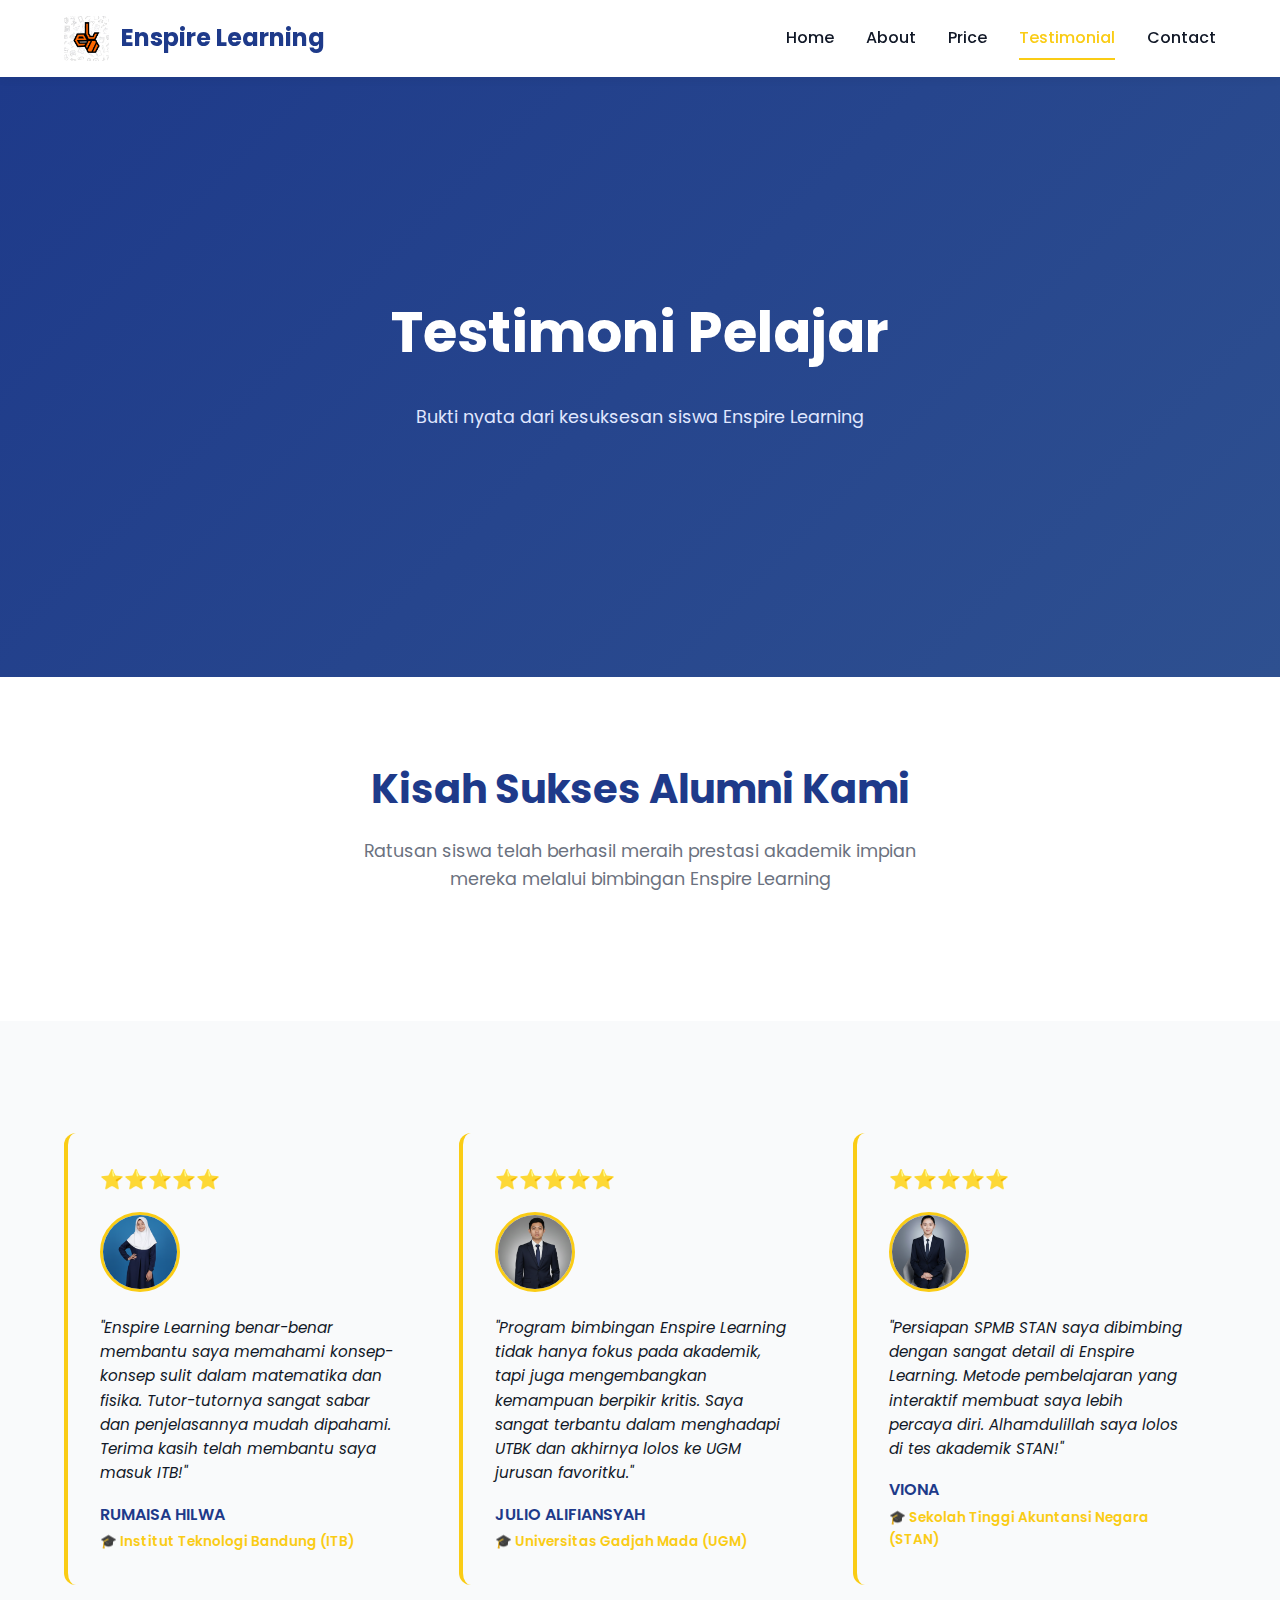
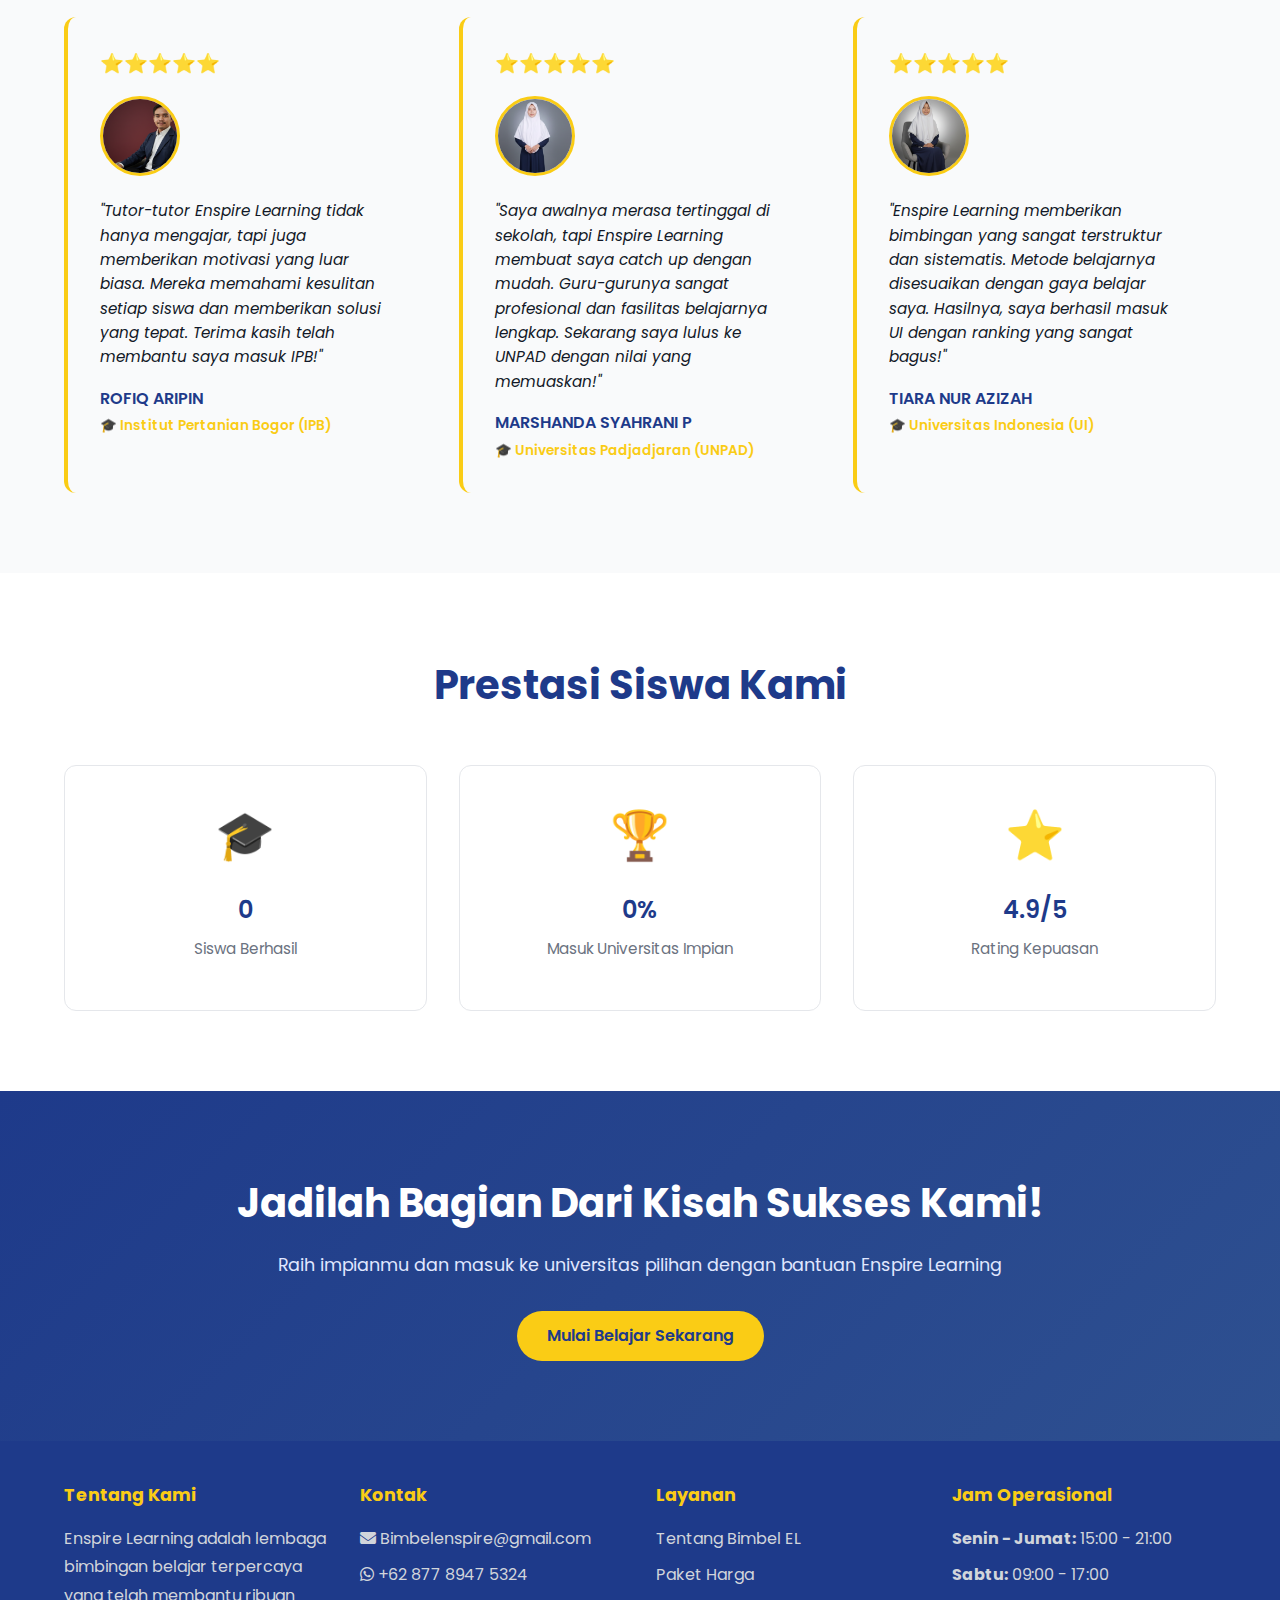
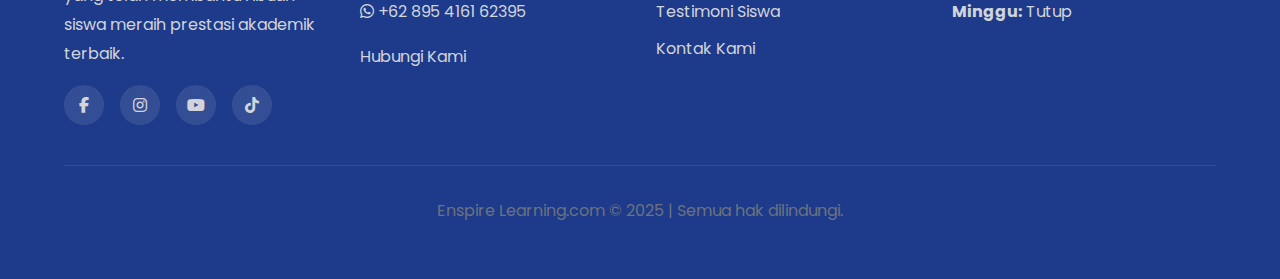
<file: testimonial.html>
<!DOCTYPE html>
<html lang="id">
<head>
  <meta charset="UTF-8">
  <meta name="viewport" content="width=device-width, initial-scale=1.0">
  <title>Testimonial - Enspire Learning</title>
  <link rel="icon" type="image/jpeg" href="assets/images/Logo/logo_bimbel.jpg">
  <link href="https://fonts.googleapis.com/css2?family=Poppins:wght@400;500;600;700&display=swap" rel="stylesheet">
  <link rel="stylesheet" href="https://cdnjs.cloudflare.com/ajax/libs/font-awesome/6.5.1/css/all.min.css">
  <link rel="stylesheet" href="assets/css/style.css">
  <style>
    .testimonial-grid {
      display: grid;
      grid-template-columns: repeat(auto-fit, minmax(300px, 1fr));
      gap: 2rem;
      margin-top: 2rem;
    }

    .testimonial-card-grid {
      background: var(--light-gray);
      padding: 2rem;
      border-radius: 12px;
      border-left: 4px solid var(--accent-yellow);
      transition: all 0.3s ease;
    }

    .testimonial-card-grid:hover {
      box-shadow: 0 10px 30px rgba(30, 58, 138, 0.15);
      transform: translateY(-5px);
    }

    .stars {
      color: var(--accent-yellow);
      font-size: 1.2rem;
      margin-bottom: 1rem;
    }

    .testimonial-content {
      margin-bottom: 1rem;
    }

    .testimonial-quote {
      font-size: 0.95rem;
      font-style: italic;
      color: var(--text-dark);
      line-height: 1.6;
    }

    .testimonial-author {
      font-weight: 600;
      color: var(--primary-navy);
      margin-top: 1rem;
      margin-bottom: 0.25rem;
    }

    .testimonial-campus {
      font-size: 0.85rem;
      color: var(--accent-yellow);
      font-weight: 600;
    }

    .testimonial-photo {
      width: 80px;
      height: 80px;
      border-radius: 50%;
      object-fit: cover;
      margin: 0 auto 1rem;
      border: 3px solid var(--accent-yellow);
    }

    .slider-container {
      position: relative;
      margin: 2rem auto;
      max-width: 800px;
    }

    .slider {
      display: flex;
      overflow-x: auto;
      scroll-behavior: smooth;
      gap: 1.5rem;
      padding: 1rem 0;
      scroll-snap-type: x mandatory;
    }

    .slider::-webkit-scrollbar {
      height: 8px;
    }

    .slider::-webkit-scrollbar-track {
      background: var(--border-gray);
      border-radius: 10px;
    }

    .slider::-webkit-scrollbar-thumb {
      background: var(--accent-yellow);
      border-radius: 10px;
    }

    .slider-item {
      min-width: 100%;
      scroll-snap-align: start;
    }
  </style>
</head>
<body>
  <!-- Navigation -->
  <nav>
    <div class="navbar">
      <a href="index.html" class="navbar-logo">
        <img src="assets/images/Logo/logo_bimbel.jpg" alt="Enspire Learning Logo" class="navbar-logo-img">
        <span>Enspire Learning</span>
      </a>
      <ul class="navbar-menu">
        <li><a href="index.html">Home</a></li>
        <li><a href="about.html">About</a></li>
        <li><a href="price.html">Price</a></li>
        <li><a href="testimonial.html" class="active">Testimonial</a></li>
        <li><a href="contact.html">Contact</a></li>
      </ul>
      <div class="hamburger">
        <span></span>
        <span></span>
        <span></span>
      </div>
    </div>
  </nav>

  <!-- Hero Section -->
  <section class="hero">
    <div class="hero-content">
      <h1>Testimoni Pelajar</h1>
      <p>Bukti nyata dari kesuksesan siswa Enspire Learning</p>
    </div>
  </section>

  <!-- Intro Section -->
  <section class="section">
    <div class="section-title">
      <h2>Kisah Sukses Alumni Kami</h2>
      <p>Ratusan siswa telah berhasil meraih prestasi akademik impian mereka melalui bimbingan Enspire Learning</p>
    </div>
  </section>

  <!-- Testimonials Grid Section -->
  <section class="section" style="background-color: #F9FAFB;">
    <div class="testimonial-grid">
      <!-- Testimoni 1 -->
      <div class="testimonial-card-grid">
        <div class="stars">⭐⭐⭐⭐⭐</div>
        <img src="assets/images/Testimonial/RUMAISA HILWA-ITB.png" alt="RUMAISA HILWA" class="testimonial-photo">
        <div class="testimonial-content">
          <p class="testimonial-quote">
            "Enspire Learning benar-benar membantu saya memahami konsep-konsep sulit dalam matematika dan fisika. 
            Tutor-tutornya sangat sabar dan penjelasannya mudah dipahami. Terima kasih telah membantu saya masuk ITB!"
          </p>
        </div>
        <div class="testimonial-author">RUMAISA HILWA</div>
        <div class="testimonial-campus">🎓 Institut Teknologi Bandung (ITB)</div>
      </div>

      <!-- Testimoni 2 -->
      <div class="testimonial-card-grid">
        <div class="stars">⭐⭐⭐⭐⭐</div>
        <img src="assets/images/Testimonial/JULIO ALFIANSYAH-UGM.png" alt="JULIO ALIFIANSYAH" class="testimonial-photo">
        <div class="testimonial-content">
          <p class="testimonial-quote">
            "Program bimbingan Enspire Learning tidak hanya fokus pada akademik, tapi juga mengembangkan kemampuan berpikir kritis. 
            Saya sangat terbantu dalam menghadapi UTBK dan akhirnya lolos ke UGM jurusan favoritku."
          </p>
        </div>
        <div class="testimonial-author">JULIO ALIFIANSYAH</div>
        <div class="testimonial-campus">🎓 Universitas Gadjah Mada (UGM)</div>
      </div>

      <!-- Testimoni 3 -->
      <div class="testimonial-card-grid">
        <div class="stars">⭐⭐⭐⭐⭐</div>
        <img src="assets/images/Testimonial/VIONA-STAN.png" alt="VIONA" class="testimonial-photo">
        <div class="testimonial-content">
          <p class="testimonial-quote">
            "Persiapan SPMB STAN saya dibimbing dengan sangat detail di Enspire Learning. Metode pembelajaran yang interaktif 
            membuat saya lebih percaya diri. Alhamdulillah saya lolos di tes akademik STAN!"
          </p>
        </div>
        <div class="testimonial-author">VIONA</div>
        <div class="testimonial-campus">🎓 Sekolah Tinggi Akuntansi Negara (STAN)</div>
      </div>

      <!-- Testimoni 4 -->
      <div class="testimonial-card-grid">
        <div class="stars">⭐⭐⭐⭐⭐</div>
        <img src="assets/images/Testimonial/ROFIQ ARIFIN-IPB.png" alt="ROFIQ ARIPIN" class="testimonial-photo">
        <div class="testimonial-content">
          <p class="testimonial-quote">
            "Tutor-tutor Enspire Learning tidak hanya mengajar, tapi juga memberikan motivasi yang luar biasa. 
            Mereka memahami kesulitan setiap siswa dan memberikan solusi yang tepat. Terima kasih telah membantu saya masuk IPB!"
          </p>
        </div>
        <div class="testimonial-author">ROFIQ ARIPIN</div>
        <div class="testimonial-campus">🎓 Institut Pertanian Bogor (IPB)</div>
      </div>

      <!-- Testimoni 5 -->
      <div class="testimonial-card-grid">
        <div class="stars">⭐⭐⭐⭐⭐</div>
        <img src="assets/images/Testimonial/MARSHANDA SYAHRANI P-UNPAD.png" alt="MARSHANDA SYAHRANI P" class="testimonial-photo">
        <div class="testimonial-content">
          <p class="testimonial-quote">
            "Saya awalnya merasa tertinggal di sekolah, tapi Enspire Learning membuat saya catch up dengan mudah. 
            Guru-gurunya sangat profesional dan fasilitas belajarnya lengkap. Sekarang saya lulus ke UNPAD dengan nilai yang memuaskan!"
          </p>
        </div>
        <div class="testimonial-author">MARSHANDA SYAHRANI P</div>
        <div class="testimonial-campus">🎓 Universitas Padjadjaran (UNPAD)</div>
      </div>

      <!-- Testimoni 6 -->
      <div class="testimonial-card-grid">
        <div class="stars">⭐⭐⭐⭐⭐</div>
        <img src="assets/images/Testimonial/TIARA NUR AZIZAH-UI.png" alt="TIARA NUR AZIZAH" class="testimonial-photo">
        <div class="testimonial-content">
          <p class="testimonial-quote">
            "Enspire Learning memberikan bimbingan yang sangat terstruktur dan sistematis. Metode belajarnya disesuaikan dengan gaya belajar saya. 
            Hasilnya, saya berhasil masuk UI dengan ranking yang sangat bagus!"
          </p>
        </div>
        <div class="testimonial-author">TIARA NUR AZIZAH</div>
        <div class="testimonial-campus">🎓 Universitas Indonesia (UI)</div>
      </div>
    </div>
  </section>

  <!-- Statistik Section -->
  <section class="section">
    <div class="section-title">
      <h2>Prestasi Siswa Kami</h2>
    </div>
    <div class="cards-grid">
      <div class="card">
        <div class="card-icon">🎓</div>
        <h3><span class="counter" data-target="750">0</span></h3>
        <p>Siswa Berhasil</p>
      </div>
      <div class="card">
        <div class="card-icon">🏆</div>
        <h3><span class="counter" data-target="95">0</span>%</h3>
        <p>Masuk Universitas Impian</p>
      </div>
      <div class="card">
        <div class="card-icon">⭐</div>
        <h3>4.9/5</h3>
        <p>Rating Kepuasan</p>
      </div>
    </div>
  </section>

  <!-- CTA Section -->
  <section class="section" style="background: linear-gradient(135deg, #1E3A8A 0%, #2E5090 100%); color: white; text-align: center;">
    <h2 style="color: white;">Jadilah Bagian Dari Kisah Sukses Kami!</h2>
    <p style="color: #E0E7FF; margin-bottom: 2rem; font-size: 1.1rem;">
      Raih impianmu dan masuk ke universitas pilihan dengan bantuan Enspire Learning
    </p>
    <a href="contact.html" class="btn btn-primary">Mulai Belajar Sekarang</a>
  </section>

  <!-- Footer -->
  <footer>
    <div class="footer-content">
      <div class="footer-section">
        <h4>Tentang Kami</h4>
        <p>Enspire Learning adalah lembaga bimbingan belajar terpercaya yang telah membantu ribuan siswa meraih prestasi akademik terbaik.</p>
        <div class="footer-social">
          <a href="https://www.facebook.com/share/14NEX5UAah9/" target="_blank" title="Facebook"><i class="fab fa-facebook-f"></i></a>
          <a href="https://www.instagram.com/enspire_learning?igsh=MTZtenBxMjQwbmV4OQ==" target="_blank" title="Instagram"><i class="fab fa-instagram"></i></a>
          <a href="https://youtube.com/@enspirelearninghomestudy9245?si=-oMYR0iPeSfP_Ng8" target="_blank" title="YouTube"><i class="fab fa-youtube"></i></a>
          <a href="https://www.tiktok.com/@enspire_learning?_t=ZS-90zAWTs65kv&_r=1" target="_blank" title="TikTok"><i class="fab fa-tiktok"></i></a>
        </div>
      </div>
      <div class="footer-section">
        <h4>Kontak</h4>
        <p><i class="fas fa-envelope"></i> <a href="mailto:Bimbelenspire@gmail.com">Bimbelenspire@gmail.com</a></p>
        <p><i class="fab fa-whatsapp"></i> <a href="https://wa.me/6287789475324" target="_blank">+62 877 8947 5324</a></p>
        <p><i class="fab fa-whatsapp"></i> <a href="https://wa.me/62895416162395" target="_blank">+62 895 4161 62395</a></p>
        <p style="margin-top: 1rem;"><a href="#">Hubungi Kami</a></p>
      </div>
      <div class="footer-section">
        <h4>Layanan</h4>
        <p><a href="about.html">Tentang Bimbel EL</a></p>
        <p><a href="price.html">Paket Harga</a></p>
        <p><a href="testimonial.html">Testimoni Siswa</a></p>
        <p><a href="contact.html">Kontak Kami</a></p>
      </div>
      <div class="footer-section">
        <h4>Jam Operasional</h4>
        <p><strong>Senin - Jumat:</strong> 15:00 - 21:00</p>
        <p><strong>Sabtu:</strong> 09:00 - 17:00</p>
        <p><strong>Minggu:</strong> Tutup</p>
      </div>
    </div>
    <div class="footer-bottom">
      <p>Enspire Learning.com © 2025 | Semua hak dilindungi.</p>
    </div>
  </footer>

  <!-- Back to Top Button -->
  <button id="backToTop" aria-label="Kembali ke atas">↑</button>

  <script src="assets/js/script.js"></script>
</body>
</html>
</file>
<file: assets/css/style.css>
/* ============================================
   Enspire Learning - Main Stylesheet
   ============================================ */

:root {
  --primary-navy: #1E3A8A;
  --secondary-white: #FFFFFF;
  --accent-yellow: #FACC15;
  --light-gray: #F9FAFB;
  --dark-gray: #1F2937;
  --border-gray: #E5E7EB;
  --text-dark: #111827;
  --text-light: #6B7280;
}

* {
  margin: 0;
  padding: 0;
  box-sizing: border-box;
}

html {
  scroll-behavior: smooth;
}

body {
  font-family: 'Poppins', sans-serif;
  line-height: 1.6;
  color: var(--text-dark);
  background-color: var(--secondary-white);
}

/* ============================================
   TYPOGRAPHY
   ============================================ */

h1 {
  font-size: 3rem;
  font-weight: 700;
  margin-bottom: 1rem;
  color: var(--primary-navy);
}

h2 {
  font-size: 2.5rem;
  font-weight: 700;
  margin-bottom: 1rem;
  color: var(--primary-navy);
}

h3 {
  font-size: 1.5rem;
  font-weight: 600;
  color: var(--primary-navy);
}

p {
  font-size: 1rem;
  color: var(--text-light);
  margin-bottom: 1rem;
}

/* ============================================
   NAVIGATION
   ============================================ */

nav {
  position: sticky;
  top: 0;
  background-color: var(--secondary-white);
  box-shadow: 0 2px 10px rgba(0, 0, 0, 0.05);
  z-index: 1000;
  width: 100%;
}

.navbar {
  display: flex;
  justify-content: space-between;
  align-items: center;
  padding: 1rem 5%;
  max-width: 100%;
  margin: 0 auto;
  width: 100%;
  position: relative;
}

.navbar-logo {
  font-size: 1.5rem;
  font-weight: 700;
  color: var(--primary-navy);
  text-decoration: none;
  flex-shrink: 0;
  white-space: nowrap;
  display: flex;
  align-items: center;
  gap: 0.75rem;
  transition: all 0.3s ease;
}

.navbar-logo:hover {
  transform: scale(1.05);
}

.navbar-logo-img {
  height: 45px;
  width: auto;
  object-fit: contain;
  border-radius: 4px;
}

.navbar-menu {
  display: flex;
  gap: 2rem;
  list-style: none;
  margin: 0;
  padding: 0;
}

.navbar-menu li {
  margin: 0;
  padding: 0;
}

.navbar-menu a {
  text-decoration: none;
  color: var(--text-dark);
  font-weight: 500;
  transition: color 0.3s ease;
  display: block;
  padding: 0.5rem 0;
}

.navbar-menu a:hover {
  color: var(--accent-yellow);
}

.navbar-menu a.active {
  color: var(--accent-yellow);
  border-bottom: 2px solid var(--accent-yellow);
}

.hamburger {
  display: none;
  flex-direction: column;
  cursor: pointer;
  gap: 6px;
  background: none;
  border: none;
  padding: 0.5rem;
  margin-right: -0.5rem;
}

.hamburger span {
  width: 28px;
  height: 3px;
  background-color: var(--primary-navy);
  transition: all 0.3s ease;
  display: block;
  border-radius: 2px;
}

/* ============================================
   HERO SECTION
   ============================================ */

.hero {
  background: linear-gradient(135deg, var(--primary-navy) 0%, #2E5090 100%);
  color: var(--secondary-white);
  padding: 100px 5%;
  text-align: center;
  min-height: 600px;
  display: flex;
  align-items: center;
  justify-content: center;
}

.hero-content {
  max-width: 900px;
  margin: 0 auto;
}

.hero h1 {
  font-size: 3.5rem;
  color: var(--secondary-white);
  margin-bottom: 1.5rem;
  animation: fadeInDown 0.8s ease;
}

.hero p {
  font-size: 1.1rem;
  color: #E0E7FF;
  margin-bottom: 2rem;
  animation: fadeInUp 0.8s ease 0.2s both;
  line-height: 1.8;
}

/* ============================================
   BUTTONS
   ============================================ */

.btn {
  display: inline-block;
  padding: 12px 30px;
  border-radius: 50px;
  text-decoration: none;
  font-weight: 600;
  transition: all 0.3s ease;
  border: none;
  cursor: pointer;
  font-size: 1rem;
}

.btn-primary {
  background-color: var(--accent-yellow);
  color: var(--primary-navy);
}

.btn-primary:hover {
  background-color: #FCD34D;
  transform: translateY(-2px);
  box-shadow: 0 10px 25px rgba(250, 204, 21, 0.3);
}

.btn-secondary {
  background-color: var(--primary-navy);
  color: var(--secondary-white);
}

.btn-secondary:hover {
  background-color: #153E75;
  transform: translateY(-2px);
  box-shadow: 0 10px 25px rgba(30, 58, 138, 0.3);
}

.btn-outline {
  background-color: transparent;
  color: var(--secondary-white);
  border: 2px solid var(--secondary-white);
}

.btn-outline:hover {
  background-color: var(--secondary-white);
  color: var(--primary-navy);
}

/* ============================================
   SECTIONS
   ============================================ */

.section {
  padding: 80px 5%;
  max-width: 1400px;
  margin: 0 auto;
}

.section-title {
  text-align: center;
  margin-bottom: 3rem;
}

.section-title h2 {
  margin-bottom: 1rem;
}

.section-title p {
  font-size: 1.1rem;
  color: var(--text-light);
  max-width: 600px;
  margin: 0 auto;
}

/* ============================================
   CARDS
   ============================================ */

.cards-grid {
  display: grid;
  grid-template-columns: repeat(auto-fit, minmax(300px, 1fr));
  gap: 2rem;
  margin-top: 3rem;
}

.card {
  background: var(--secondary-white);
  border-radius: 12px;
  padding: 2rem;
  text-align: center;
  transition: all 0.3s ease;
  border: 1px solid var(--border-gray);
}

.card:hover {
  box-shadow: 0 15px 40px rgba(30, 58, 138, 0.1);
  transform: translateY(-5px);
}

.card-icon {
  font-size: 3rem;
  margin-bottom: 1rem;
}

.card h3 {
  margin-bottom: 0.5rem;
}

.card p {
  font-size: 0.95rem;
}

/* ============================================
   PRICE CARDS
   ============================================ */

.price-card {
  background: var(--secondary-white);
  border-radius: 12px;
  padding: 2.5rem;
  text-align: center;
  border: 2px solid var(--border-gray);
  transition: all 0.3s ease;
  position: relative;
}

.price-card.featured {
  border-color: var(--accent-yellow);
  transform: scale(1.05);
  box-shadow: 0 20px 50px rgba(250, 204, 21, 0.2);
}

.price-card:hover {
  box-shadow: 0 15px 40px rgba(30, 58, 138, 0.1);
}

.price-card h3 {
  margin-bottom: 0.5rem;
}

.price-amount {
  font-size: 2rem;
  font-weight: 700;
  color: var(--primary-navy);
  margin: 1rem 0;
}

.price-period {
  font-size: 0.9rem;
  color: var(--text-light);
  margin-bottom: 1.5rem;
}

.price-features {
  list-style: none;
  text-align: left;
  margin-bottom: 2rem;
}

.price-features li {
  padding: 0.5rem 0;
  border-bottom: 1px solid var(--border-gray);
  font-size: 0.95rem;
}

.price-features li:last-child {
  border-bottom: none;
}

.price-features li:before {
  content: "✓ ";
  color: var(--accent-yellow);
  font-weight: bold;
  margin-right: 0.5rem;
}

/* ============================================
   TESTIMONIALS
   ============================================ */

.testimonial-card {
  background: var(--light-gray);
  padding: 2rem;
  border-radius: 12px;
  margin: 1rem 0;
  border-left: 4px solid var(--accent-yellow);
}

.testimonial-quote {
  font-size: 1.05rem;
  font-style: italic;
  color: var(--text-dark);
  margin-bottom: 1rem;
}

.testimonial-author {
  font-weight: 600;
  color: var(--primary-navy);
  margin-bottom: 0.25rem;
}

.testimonial-campus {
  font-size: 0.9rem;
  color: var(--text-light);
}

/* ============================================
   ACCORDION
   ============================================ */

.accordion {
  margin-top: 2rem;
}

.accordion-item {
  border: 1px solid var(--border-gray);
  border-radius: 8px;
  margin-bottom: 1rem;
  overflow: hidden;
}

.accordion-header {
  background-color: var(--light-gray);
  padding: 1.5rem;
  cursor: pointer;
  display: flex;
  justify-content: space-between;
  align-items: center;
  font-weight: 600;
  color: var(--primary-navy);
  transition: all 0.3s ease;
}

.accordion-header:hover {
  background-color: #EEEFF6;
}

.accordion-header.active {
  background-color: var(--primary-navy);
  color: var(--secondary-white);
}

.accordion-icon {
  transition: transform 0.3s ease;
  font-size: 1.3rem;
}

.accordion-header.active .accordion-icon {
  transform: rotate(180deg);
}

.accordion-content {
  max-height: 0;
  overflow: hidden;
  transition: max-height 0.3s ease;
  padding: 0 1.5rem;
}

.accordion-content.active {
  max-height: 500px;
  padding: 1.5rem;
}

.accordion-text {
  color: var(--text-light);
  line-height: 1.8;
}

/* ============================================
   GALLERY
   ============================================ */

.gallery {
  display: grid;
  grid-template-columns: repeat(3, 1fr);
  gap: 1.5rem;
  margin-top: 2rem;
}

.gallery-item {
  position: relative;
  overflow: hidden;
  border-radius: 12px;
  height: 100%;
  width: 100%;
  aspect-ratio: 1 / 1;
}

.gallery-item img {
  width: 100%;
  height: 100%;
  object-fit: cover;
  transition: transform 0.3s ease;
}

.gallery-item:hover img {
  transform: scale(1.1);
}

/* ============================================
   FORM
   ============================================ */

form {
  max-width: 600px;
  margin: 2rem auto;
}

.form-group {
  margin-bottom: 1.5rem;
}

label {
  display: block;
  margin-bottom: 0.5rem;
  font-weight: 600;
  color: var(--primary-navy);
}

input,
textarea {
  width: 100%;
  padding: 12px;
  border: 1px solid var(--border-gray);
  border-radius: 8px;
  font-family: 'Poppins', sans-serif;
  font-size: 1rem;
  transition: all 0.3s ease;
}

input:focus,
textarea:focus {
  outline: none;
  border-color: var(--accent-yellow);
  box-shadow: 0 0 0 3px rgba(250, 204, 21, 0.1);
}

textarea {
  resize: vertical;
  min-height: 150px;
}

/* ============================================
   FOOTER
   ============================================ */

footer {
  background-color: var(--primary-navy);
  color: var(--secondary-white);
  padding: 40px 5%;
}

.footer-content {
  display: grid;
  grid-template-columns: repeat(auto-fit, minmax(250px, 1fr));
  gap: 2rem;
  max-width: 1400px;
  margin: 0 auto 2rem;
}

.footer-section h4 {
  color: var(--accent-yellow);
  margin-bottom: 1rem;
  font-size: 1.1rem;
}

.footer-section p,
.footer-section a {
  color: #D1D5DB;
  text-decoration: none;
  margin-bottom: 0.5rem;
  transition: color 0.3s ease;
  line-height: 1.8;
}

.footer-section a:hover {
  color: var(--accent-yellow);
}

.footer-social {
  display: flex;
  gap: 1rem;
  margin-top: 1rem;
}

.footer-social a {
  display: inline-flex;
  align-items: center;
  justify-content: center;
  width: 40px;
  height: 40px;
  background-color: rgba(255, 255, 255, 0.1);
  border-radius: 50%;
  transition: all 0.3s ease;
}

.footer-social a:hover {
  background-color: var(--accent-yellow);
  color: var(--primary-navy);
}

.footer-bottom {
  border-top: 1px solid rgba(255, 255, 255, 0.1);
  padding-top: 2rem;
  text-align: center;
  color: #9CA3AF;
}

/* ============================================
   BACK TO TOP BUTTON
   ============================================ */

#backToTop {
  position: fixed;
  bottom: 30px;
  right: 30px;
  background-color: var(--accent-yellow);
  color: var(--primary-navy);
  width: 50px;
  height: 50px;
  border-radius: 50%;
  display: none;
  align-items: center;
  justify-content: center;
  cursor: pointer;
  font-size: 1.5rem;
  transition: all 0.3s ease;
  z-index: 999;
  border: none;
  box-shadow: 0 5px 15px rgba(0, 0, 0, 0.2);
}

#backToTop:hover {
  background-color: #FCD34D;
  transform: translateY(-3px);
}

#backToTop.show {
  display: flex;
}

/* ============================================
   ANIMATIONS
   ============================================ */

@keyframes fadeInDown {
  from {
    opacity: 0;
    transform: translateY(-30px);
  }
  to {
    opacity: 1;
    transform: translateY(0);
  }
}

@keyframes fadeInUp {
  from {
    opacity: 0;
    transform: translateY(30px);
  }
  to {
    opacity: 1;
    transform: translateY(0);
  }
}

/* ============================================
   RESPONSIVE DESIGN
   ============================================ */

@media (max-width: 768px) {
  h1 {
    font-size: 2rem;
  }

  h2 {
    font-size: 1.8rem;
  }

  .navbar {
    padding: 1rem 3%;
  }

  .navbar-logo {
    font-size: 1.2rem;
  }

  .navbar-logo-img {
    height: 40px;
  }

  .navbar-menu {
    position: absolute;
    top: 100%;
    left: 0;
    right: 0;
    background-color: var(--secondary-white);
    flex-direction: column;
    gap: 0;
    display: none;
    border-bottom: 1px solid var(--border-gray);
    box-shadow: 0 5px 15px rgba(0, 0, 0, 0.1);
    padding: 1rem 0;
  }

  .navbar-menu.active {
    display: flex !important;
  }

  .navbar-menu li {
    width: 100%;
  }

  .navbar-menu a {
    padding: 1rem 5%;
    border-bottom: 1px solid var(--border-gray);
  }

  .navbar-menu a:last-child {
    border-bottom: none;
  }

  .navbar-menu a.active {
    background-color: var(--light-gray);
    border-left: 4px solid var(--accent-yellow);
    border-bottom: none;
  }

  .hamburger {
    display: flex;
  }

  .hamburger span {
    width: 24px;
    height: 3px;
  }

  .hamburger.active span:nth-child(1) {
    transform: rotate(-45deg) translate(-6px, 8px);
  }

  .hamburger.active span:nth-child(2) {
    opacity: 0;
  }

  .hamburger.active span:nth-child(3) {
    transform: rotate(45deg) translate(-6px, -8px);
  }

  .hero {
    padding: 60px 5%;
    min-height: 400px;
  }

  .hero h1 {
    font-size: 2rem;
  }

  .hero p {
    font-size: 0.95rem;
  }

  .section {
    padding: 50px 5%;
  }

  .cards-grid {
    grid-template-columns: 1fr;
  }

  /* .gallery {
    grid-template-columns: repeat(2, 1fr);
  } */

  .price-card.featured {
    transform: scale(1);
  }

  .footer-content {
    grid-template-columns: 1fr;
  }

  #backToTop {
    width: 45px;
    height: 45px;
    bottom: 20px;
    right: 20px;
  }
}

@media (max-width: 480px) {
  h1 {
    font-size: 1.5rem;
  }

  h2 {
    font-size: 1.3rem;
  }

  .navbar {
    padding: 0.75rem 3%;
  }

  .navbar-logo {
    font-size: 1rem;
  }

  .navbar-logo-img {
    height: 35px;
  }

  .hamburger span {
    width: 22px;
    height: 2.5px;
  }

  .navbar-menu {
    top: 100%;
  }

  .navbar-menu a {
    padding: 0.75rem 4%;
    font-size: 0.95rem;
  }

  .section {
    padding: 40px 3%;
  }

  .hero h1 {
    font-size: 1.5rem;
  }

  .section-title h2 {
    font-size: 1.5rem;
  }

  .gallery {
    grid-template-columns: 1fr;
  }

  .btn {
    padding: 10px 20px;
    font-size: 0.9rem;
  }
}
</file>
